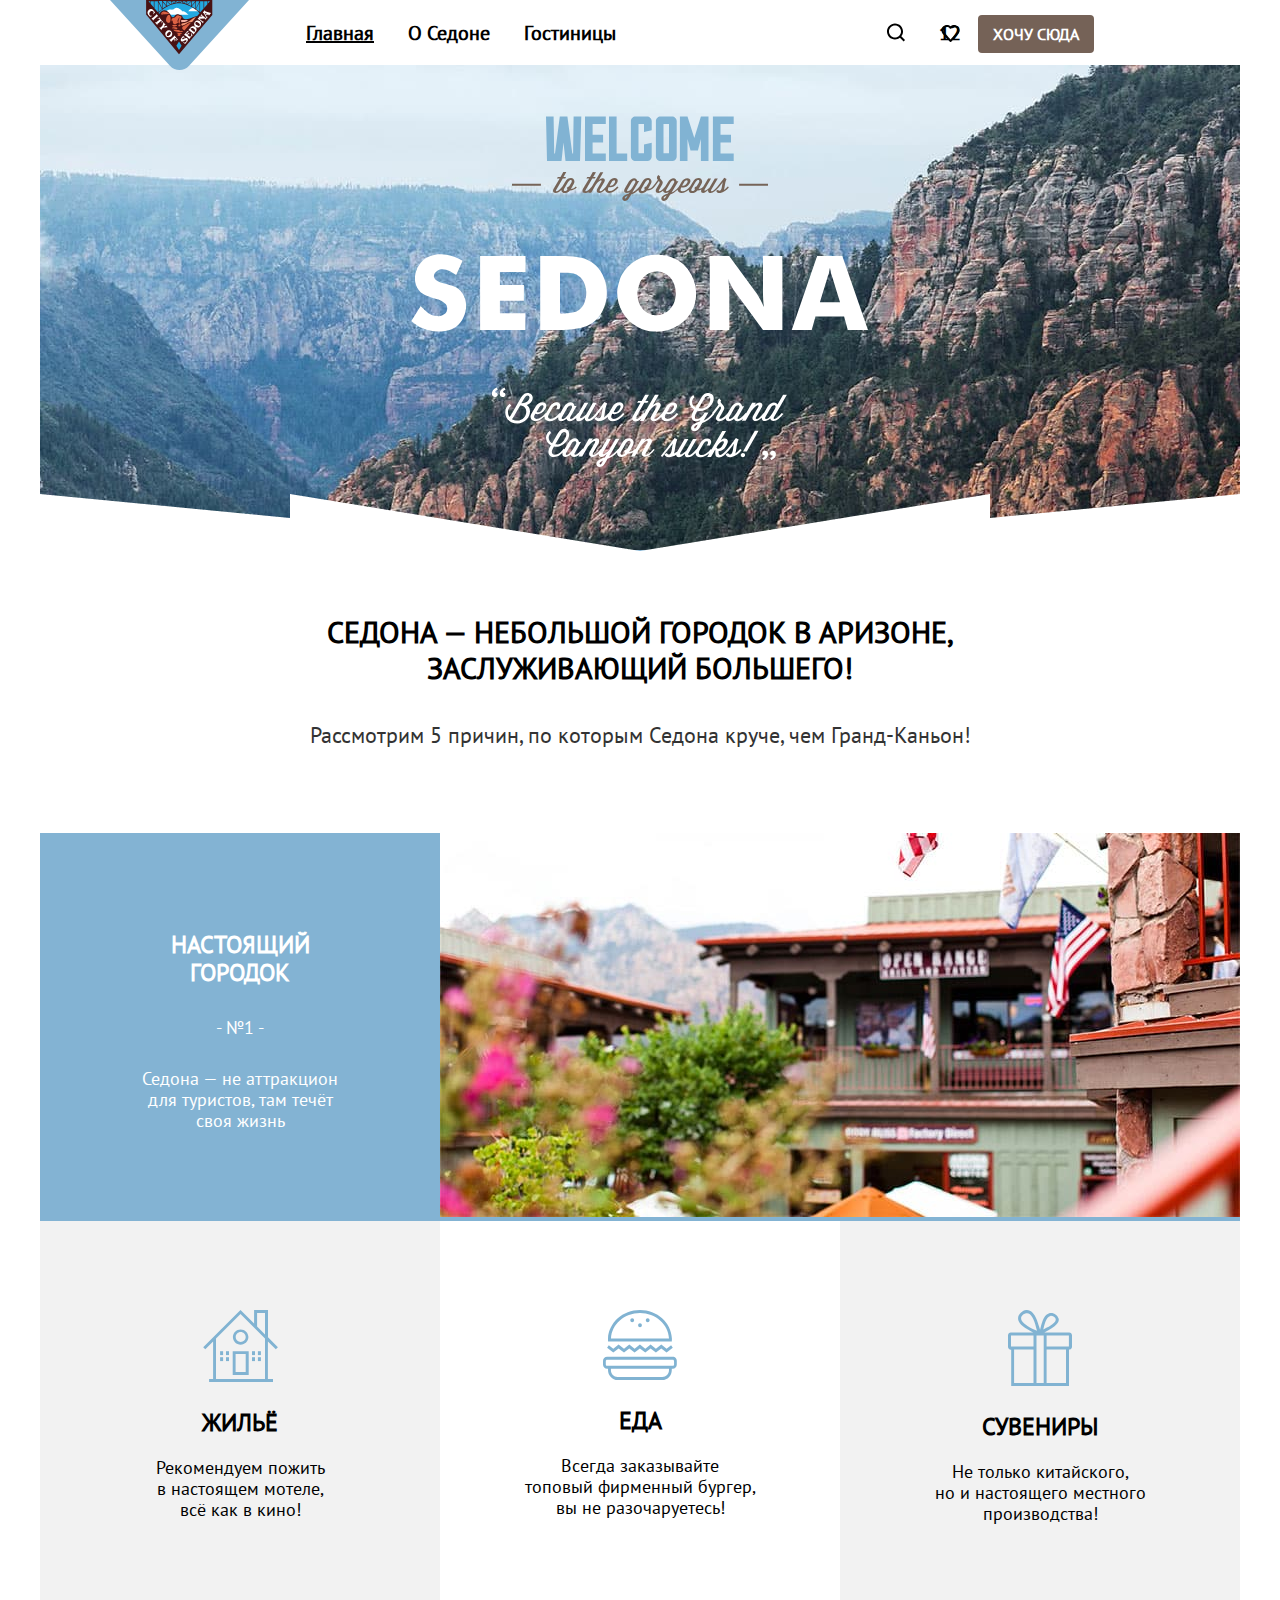
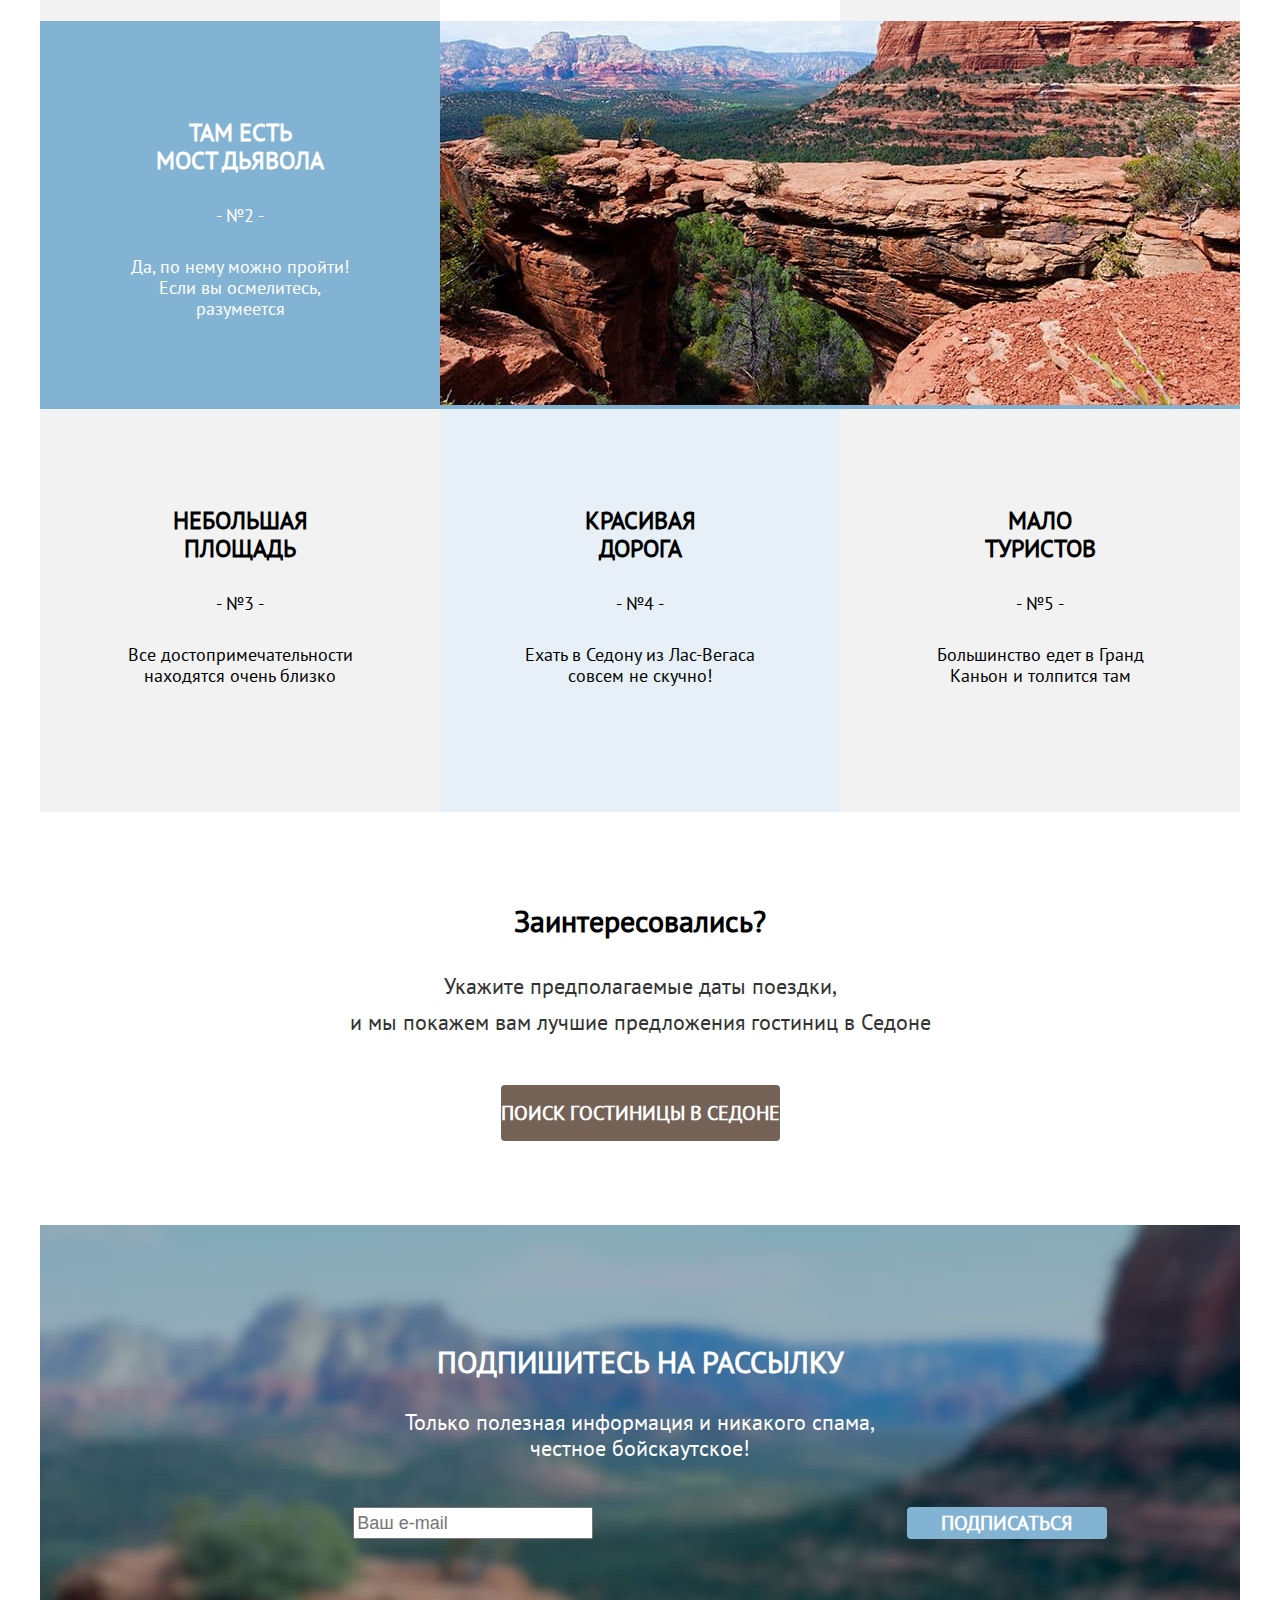
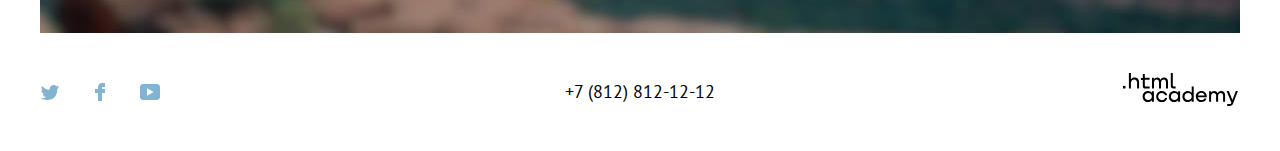
<file: index.html>
<!DOCTYPE html>
<html lang="ru">
  <head>
    <meta charset="utf-8">
    <title>HTML Academy: Седона</title>
    <link rel="stylesheet" href="styles/styles.css">
  </head>
  <body>
    <header class="page-header">
      <nav class="navigation">
        <a class="logo" href="index.html">
        <img src="images/logo.svg" width="139" height="70" alt="логотип Седоны" class="logo-img"> 
        </a>
        <ul class="navigation-list">
          <li class="navigation-item">
            <a class="navigation-link navigation-link-picked" href="index.html">
               Главная
            </a>
          </li>
          <li class="navigation-item">
            <a class="navigation-link" href="#">
              О Седоне
            </a>
          </li>
          <li class="navigation-item">
            <a class="navigation-link" href="catalog.html">
               Гостиницы
            </a>
          </li>
        </ul>
        <ul class="navigation-list navigation-user">
          <li class="navigation-item">
            <a class="navigation-link" href="#">
              <svg class="navigation-icon" aria-hidden="true" focusable="false" width="42" height="66" viewBox="0 0 42 66" fill="none" xmlns="http://www.w3.org/2000/svg">
                <path d="M30.0257 40.05L26.3152 36.35C27.318 35.05 28.02 33.35 28.02 31.45C28.02 27.05 24.4098 23.45 19.9973 23.45C15.5848 23.45 11.9746 27.15 11.9746 31.55C11.9746 35.95 15.5848 39.55 19.9973 39.55C21.8024 39.55 23.5072 38.95 24.9112 37.85L28.6217 41.55L30.0257 40.05ZM19.9973 37.55C16.6879 37.55 13.9803 34.85 13.9803 31.55C13.9803 28.25 16.6879 25.55 19.9973 25.55C23.3067 25.55 26.0143 28.25 26.0143 31.55C26.0143 34.85 23.3067 37.55 19.9973 37.55Z" fill="black"/>
                </svg>
              <span class="visually-hidden">
               Поиск
              </span>
            </a>
          </li>
          <li class="navigation-item">
            <a class="navigation-link" href="#">
              <svg class="navigation-icon" aria-hidden="true" focusable="false" width="19" height="17" viewBox="0 0 19 17" fill="none" xmlns="http://www.w3.org/2000/svg">
                <path d="M9.44382 17C9.14296 17 8.84211 16.9 8.64155 16.6C3.22622 10.5 1.92253 9.1 1.62168 8.7C0.91969 7.8 0.518555 6.6 0.518555 5.4C0.518555 2.4 2.92537 0 6.03416 0C7.33785 0 8.54126 0.5 9.5441 1.3C10.5469 0.5 11.8506 0 13.054 0C16.0625 0 18.5696 2.4 18.5696 5.4C18.5696 6.7 18.0682 7.9 17.266 8.8L10.2461 16.7C10.0455 16.9 9.84495 17 9.44382 17ZM3.42679 7.5C3.72764 7.9 6.93672 11.5 9.5441 14.4L15.7617 7.4C16.2631 6.9 16.4637 6.2 16.4637 5.4C16.4637 3.6 14.9594 2.1 13.1543 2.1C12.1515 2.1 11.1486 2.6 10.4467 3.4C10.1458 3.7 9.84495 3.8 9.5441 3.8C9.24325 3.8 8.9424 3.6 8.74183 3.4C8.03984 2.6 7.037 2.1 6.03416 2.1C4.22906 2.1 2.7248 3.6 2.7248 5.4C2.62452 6.3 3.02565 7 3.42679 7.5C3.3265 7.5 3.3265 7.5 3.42679 7.5Z" fill="black"/>
                </svg>
              <span class="visually-hidden">
               Избаранные 
              </span>
              <span class="favourite-count">
                12
              </span>
            </a>
          </li>
          <li class="navigation-item">
            <a class="button button-navigation" href="#">
               Хочу сюда
            </a>
          </li>
        </ul>
      </nav>
    </header>
    <main class="main-index main-container">
      <div class="page-container">
        <div class="main-welcome">
          <h1 class="visually-hidden">Добро пожаловать в Седону</h1>
          <img src="images/welcome.svg" width="458" height="352" alt="приглашение приехать в Седону" class="welcome">
        </div>
      <section class="advantages">
        <h2 class="section-title">Седона — небольшой городок в Аризоне, <br>заслуживающий большего!</h2>
        <p class="section-description">Рассмотрим 5 причин, по которым Седона круче, чем Гранд-Каньон!</p>
        <ol class="advantages-list">
          <li class="advantages-item advantages-item-white">
            <div class="advantages-group">
            <div class="advantages-text">
            <h3 class="advantages-title">Настоящий <br>городок</h3>
            <p class="advantages-description">- №1 -</p>
            <p class="advantages-description">Седона — не аттракцион <br>для туристов, там течёт <br>своя жизнь</p>
          </div>
          <div class="advantages-img">
            <img src="images/photo-1.jpg" width="800" height="384" alt="город около Седоны" class="landscape">
          </div>
        </div>
            <ul class="services-list">
              <li class="services-item">
                <img src="images/icon-1.svg" width="75" height="72" alt="Жильё" class="services">
                <h4 class="services-title">Жильё</h4>
                <p class="services-description">Рекомендуем пожить <br>в настоящем мотеле, <br>всё как в кино!</p>
              </li>
              <li class="services-item services-item-white">
                <img src="images/icon-2.svg" width="74" height="70" alt="Еда" class="services">
                <h4 class="services-title">Еда</h4>
                <p class="services-description">Всегда заказывайте <br>топовый фирменный бургер, <br>вы не разочаруетесь!</p>
              </li>
              <li class="services-item">
                <img src="images/icon-3.svg" width="64" height="76" alt="Сувениры" class="services">
                <h4 class="services-title">Сувениры</h4>
                <p class="services-description">Не только китайского, <br>но и настоящего местного <br>производства!</p>
              </li>
            </ul>
          </li>
          <li class="advantages-item advantages-item-white">
            <div class="advantages-group">
            <div class="advantages-text">
            <h3 class="advantages-title">Там есть <br>мост дьявола</h3>
            <p class="advantages-description advantages-description">- №2 -</p>
            <p class="advantages-description">Да, по нему можно пройти! <br>Если вы осмелитесь, <br>разумеется</p>
          </div>
          <div class="advantages-img">
            <img src="images/photo-2.jpg" width="800" height="384" alt="пейзаж гор" class="landscape">
            </div>
          </div>
          </li>
          <div class="advantages-columns">
          <li class="advantages-item advantages-item-grey">
            <h3 class="advantages-title">Небольшая <br>площадь</h3>
            <p class="advantages-description">- №3 -</p>
            <p class="advantages-description">Все достопримечательности <br>находятся очень близко</p>
          </li>
          <li class="advantages-item advantages-item-blue">
            <h3 class="advantages-title">Красивая <br>дорога</h3>
            <p class="advantages-description">- №4 -</p>
            <p class="advantages-description">Ехать в Седону из Лас-Вегаса <br>совсем не скучно!</p>
          </li>
          <li class="advantages-item advantages-item-grey">
            <h3 class="advantages-title">Мало <br>туристов</h3>
            <p class="advantages-description">- №5 -</p>
            <p class="advantages-description">Большинство едет в Гранд <br>Каньон и толпится там</p>
          </li>
          </div>
        </ol>
      </section>
      <section class="booking">
        <h2 class="booking-title">Заинтересовались?</h2>
        <p class="booking-description">Укажите предполагаемые даты поездки, <br>и мы покажем вам лучшие предложения гостиниц в Седоне</p>
        <a class="button button-search" href="#">Поиск гостиницы в cедоне</a> 
      </section>
      <section class="subscribe-index">
        <h2 class="subscribe-index-title">Подпишитесь на рассылку</h2>
        <p class="subscribe-index-description">Только полезная информация и никакого спама, <br>честное бойскаутское!</p>
        <form class="newsletter-form" action="https://echo.htmlacademy.ru/" method="post">
          <p class="newsletter-email">
            <label class="visually-hidden" for="newsletter-email">Email</label>
            <input class="newsletter-email-field"  placeholder="Ваш e-mail" type="email" name="newsletter-email" id="newsletter-email" required>
          </p>
          <button class="button newsletter-button" type="submit">
            подписаться
          </button>
        </form>
      </section>
      </div>
    </main>
    <footer class="page-footer">
      <div class="page-footer-container">
      <div class="social-links">
        <a class="social-link" href="https://twitter.com/htmlacademy_ru">
          <img src="images\social-twitter.svg" width="18" heigh="15" alt="Твиттер" class="social-link-twitter">
          <span class="visually-hidden">Твиттер</span>
        </a>
        <a class="social-link" href="https://www.facebook.com/htmlacademy">
          <img src="images\social-facebook.svg" width="10" heigh="18" alt="Файсбук" class="social-link-facebook">
          <span class="visually-hidden">Фейсбук</span>
        </a>
        <a class="social-link" href="https://www.youtube.com/c/htmlacademyRUS">
          <img src="images\social-youtube.svg" width="20" heigh="16" alt="Ютьюб" class="social-link-youtube">
          <span class="visually-hidden">Ютьюб</span>
        </a>
      </div>
      <a class="footer-phone" href="tel:+78128121212">+7 (812) 812-12-12</a>
      <a class="footer-site" href="https://htmlacademy.ru/">
        <img src="images/logo_htmlacademy.svg" width="115" heigh="34" alt="логотип html academy">
      </a>
      </div>
    </footer>
  </body>
</html>
</file>
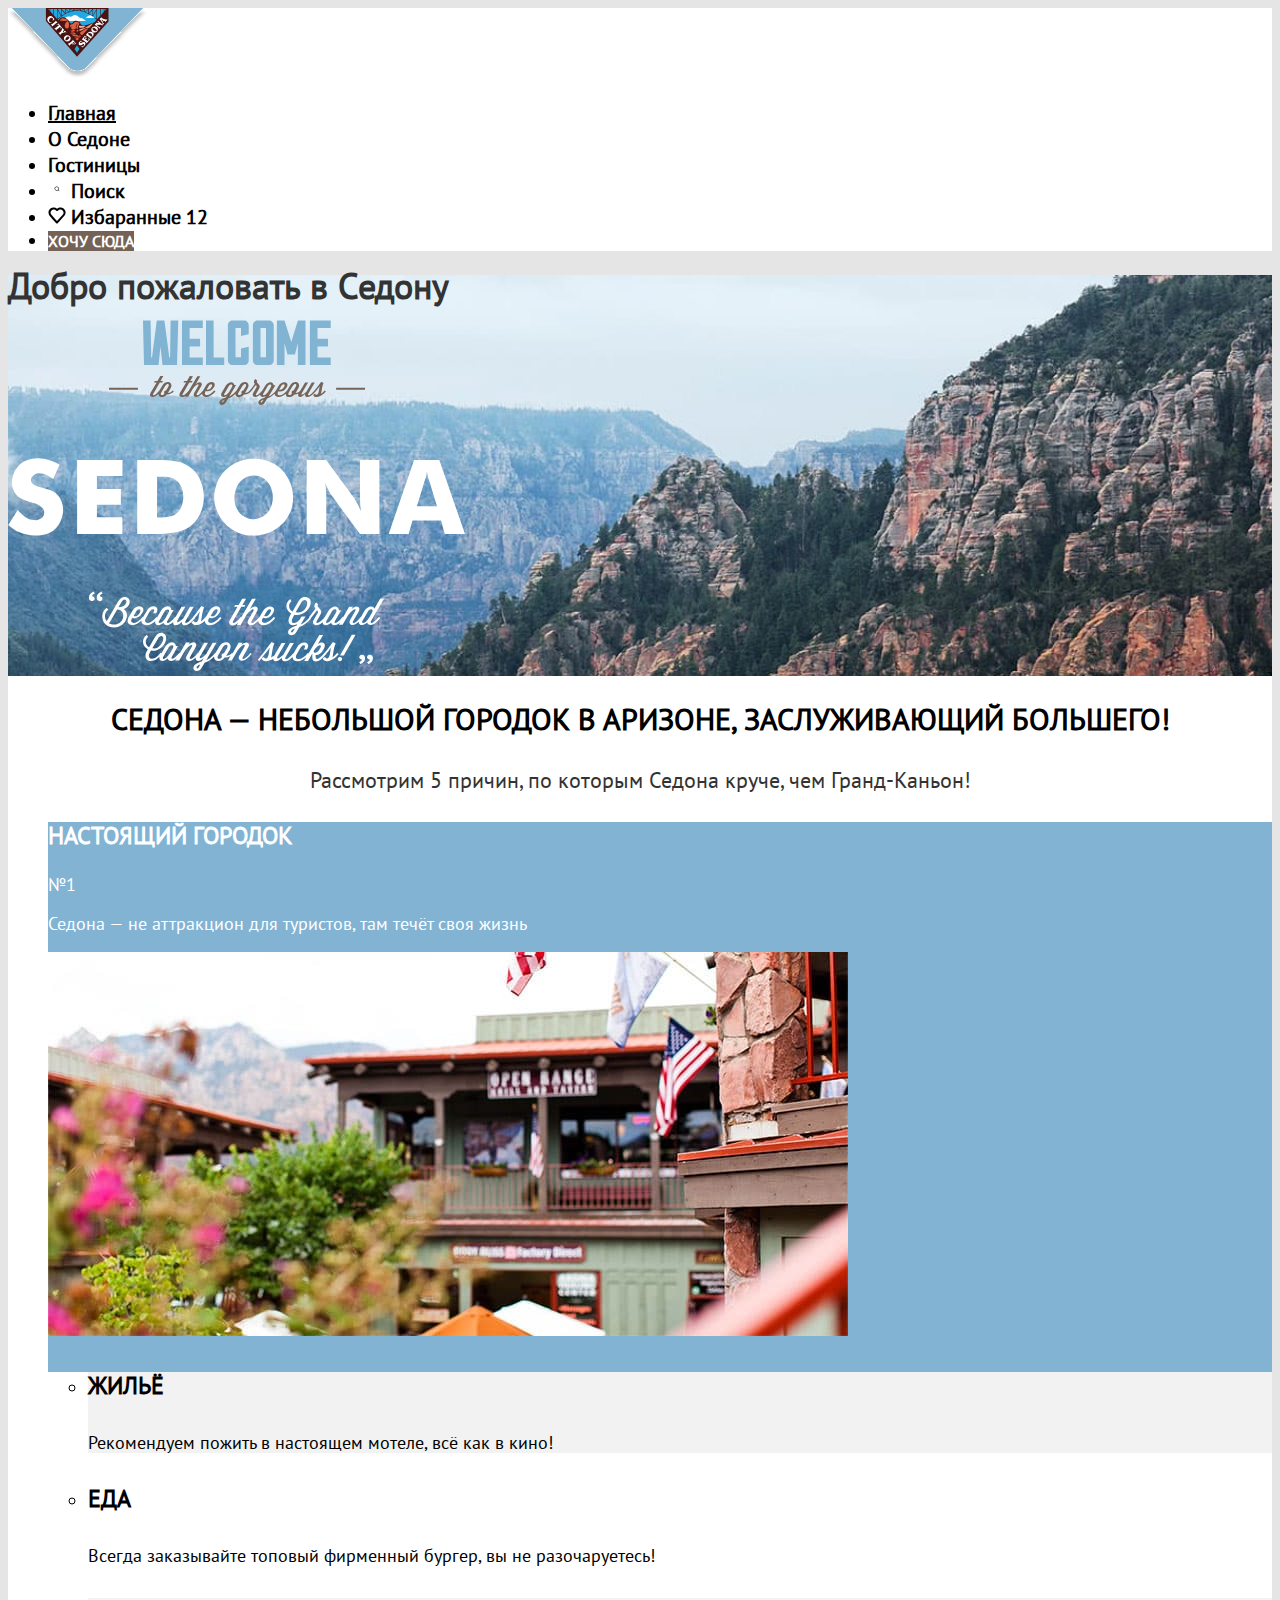
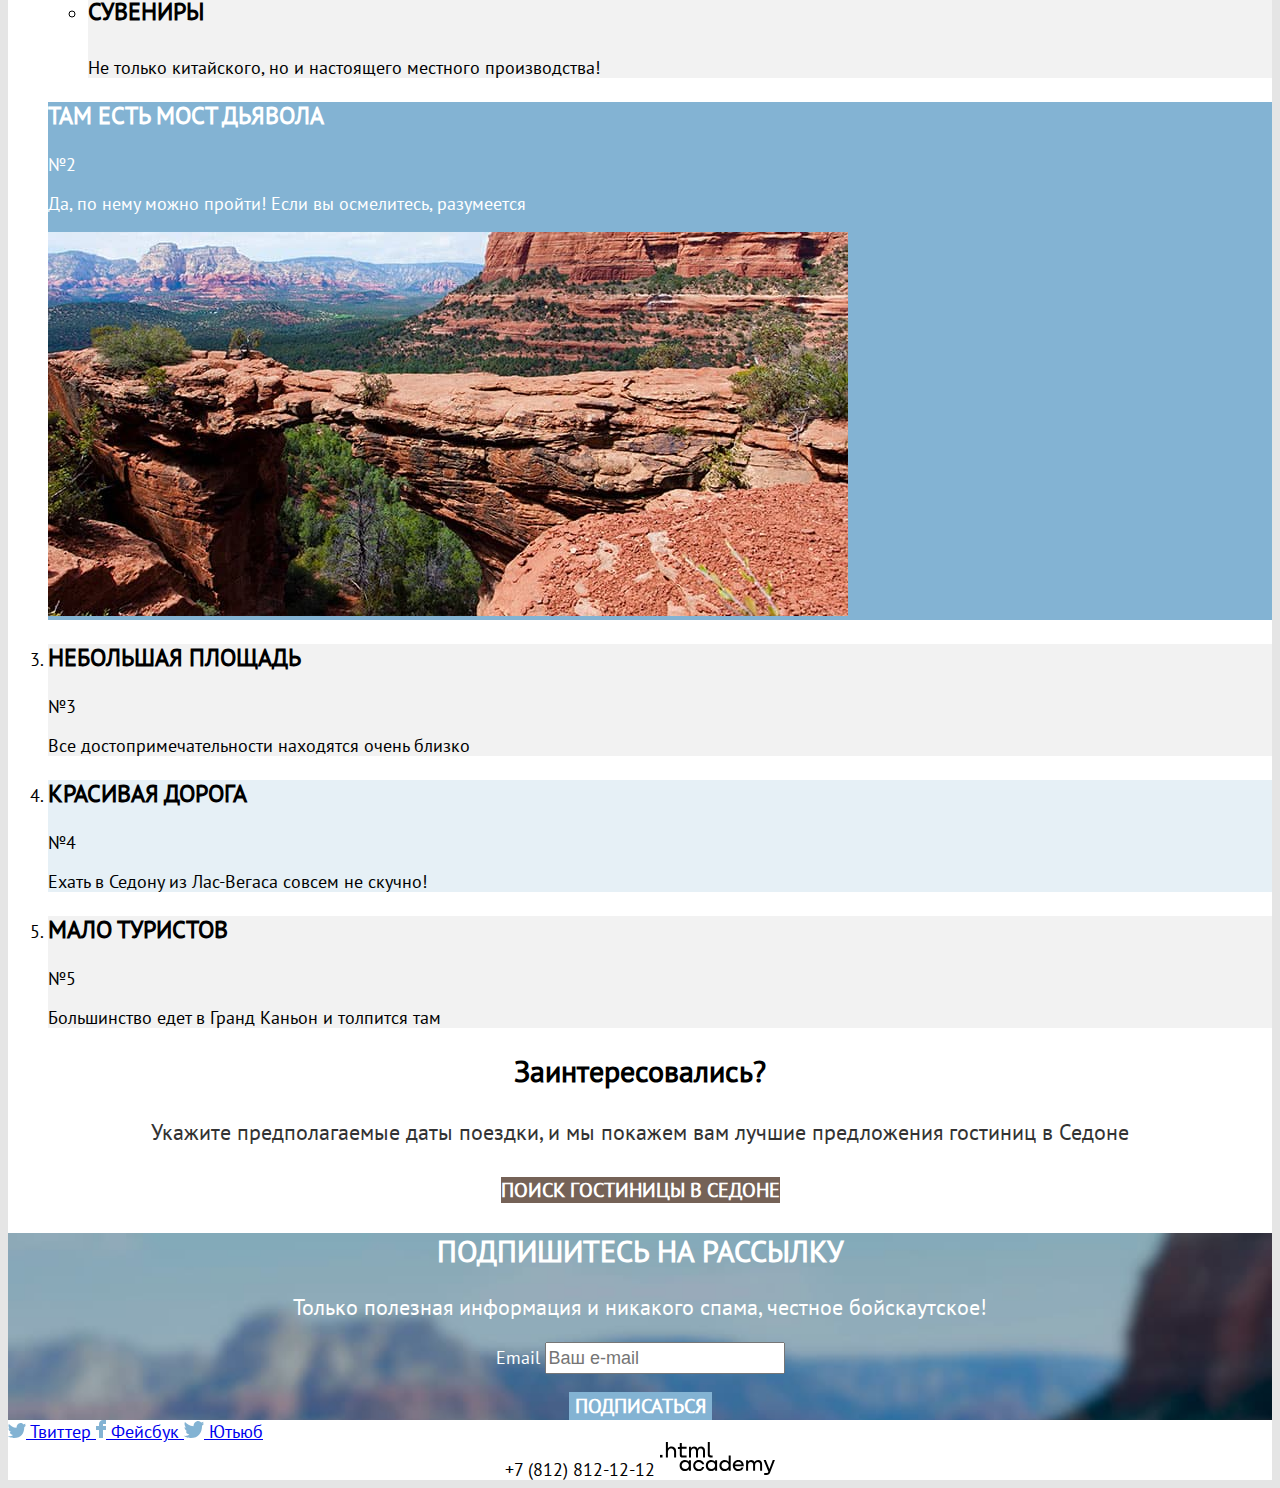
<file: 5/index.html>
<!DOCTYPE html>
<html lang="ru">
  <head>
    <meta charset="utf-8">
    <title>HTML Academy: Седона</title>
    <link rel="stylesheet" href="styles/styles.css">
    <base href="https://htmlacademy-htmlcss.github.io/1887371-sedona-33/5/">
</head>
  <body>
    <header class="page-header">
      <nav class="navigation">
        <a class="logo" href="index.html">
        <img src="images/logo.svg" width="139" height="70" alt="логотип Седоны" class="logo"> 
        </a>
        <ul class="navigation-list">
          <li class="navigation-item">
            <a class="navigation-link navigation-link-picked" href="index.html">
               Главная
            </a>
          </li>
          <li class="navigation-item">
            <a class="navigation-link" href="#">
              О Седоне
            </a>
          </li>
          <li class="navigation-item">
            <a class="navigation-link" href="catalog.html">
               Гостиницы
            </a>
          </li>
          <li class="navigation-item">
            <a class="navigation-link" href="#">
              <img src="images\Поиск.svg" width="18" height="18" alt="Поиск" class="search"> 
              <span class="visually-hidden">
               Поиск
              </span>
            </a>
          </li>
          <li class="navigation-item">
            <a class="navigation-link" href="#">
              <img src="images\favorite.svg" width="18" height="17" alt="избаранные" class="favourite">
              <span class="visually-hidden">
               Избаранные 
              </span>
              <span class="favourite-count">
                12
              </span>
            </a>
          </li>
          <li class="navigation-item">
            <a class="button button-navigation" href="#">
               Хочу сюда
            </a>
          </li>
        </ul>
      </nav>
    </header>
    <main class="main-index">
      <div class="main-welcome">
      <h1 class="visually-hidden">Добро пожаловать в Седону</h1>
      <img src="images/welcome.svg" width="458" height="352" alt="приглашение приехать в Седону" class="welcome">
      </div>
      <section class="advantages">
        <h2 class="section-title">Седона — небольшой городок в Аризоне, заслуживающий большего!</h2>
        <p class="section-description">Рассмотрим 5 причин, по которым Седона круче, чем Гранд-Каньон!</p>
        <ol class="advantages-list">
          <li class="advantages-item-white">
            <h3 class="advantages-title">Настоящий городок</h3>
            <p class="advantages-description">№1</p>
            <p class="advantages-description">Седона — не аттракцион для туристов, там течёт своя жизнь</p>
            <img src="images/photo-1.jpg" width="800" height="384" alt="город около Седоны" class="landscape">
            <div class="index-columns">
            <ul class="services-list">
              <li class="services-item">
                <h4 class="services-title">Жильё</h4>
                <p class="services-description">Рекомендуем пожить в настоящем мотеле, всё как в кино!</p>
              </li>
              <li class="services-item services-item-white">
                <h4 class="services-title">Еда</h4>
                <p class="services-description">Всегда заказывайте топовый фирменный бургер, вы не разочаруетесь!</p>
              </li>
              <li class="services-item">
                <h4 class="services-title">Сувениры</h4>
                <p class="services-description">Не только китайского, но и настоящего местного производства!</p>
              </li>
            </ul>
            </div>
          </li>
          <li class="advantages-item-white">
            <h3 class="advantages-title">Там есть мост дьявола</h3>
            <p class="advantages-description advantages-description">№2</p>
            <p class="advantages-description">Да, по нему можно пройти! Если вы осмелитесь, разумеется</p>
            <img src="images/photo-2.jpg" width="800" height="384" alt="пейзаж гор" class="landscape">
          </li>
          <li class="advantages-item advantages-item-grey">
            <h3 class="advantages-title">Небольшая площадь</h3>
            <p class="advantages-description">№3</p>
            <p class="advantages-description">Все достопримечательности находятся очень близко</p>
          </li>
          <li class="advantages-item advantages-item-blue">
            <h3 class="advantages-title">Красивая дорога</h3>
            <p class="advantages-description">№4</p>
            <p class="advantages-description">Ехать в Седону из Лас-Вегаса совсем не скучно!</p>
          </li>
          <li class="advantages-item advantages-item-grey">
            <h3 class="advantages-title">Мало туристов</h3>
            <p class="advantages-description">№5</p>
            <p class="advantages-description">Большинство едет в Гранд Каньон и толпится там</p>
          </li>
        </ol>
      </section>
      <section class="booking">
        <h2 class="booking-title">Заинтересовались?</h2>
        <p class="booking-description">Укажите предполагаемые даты поездки, и мы покажем вам лучшие предложения гостиниц в Седоне</p>
        <a class="button button-search" href="#">Поиск гостиницы в cедоне</a> 
      </section>
      <section class="subscribe-index">
        <h2 class="subscribe-index-title">Подпишитесь на рассылку</h2>
        <p class="subscribe-index-description">Только полезная информация и никакого спама, честное бойскаутское!</p>
        <form class="newsletter-form" action="https://echo.htmlacademy.ru/" method="post">
          <p class="newsletter-email">
            <label class="visually-hidden" for="newsletter-email">Email</label>
            <input class="newsletter-email-field"  placeholder="Ваш e-mail" type="email" name="newsletter-email" id="newsletter-email" required>
          </p>
          <button class="button newsletter-button" type="submit">
            подписаться
          </button>
        </form>
      </section>
    </main>
    <footer class="page-footer">
      <div class="social-links">
        <a class="social-link" href="https://twitter.com/htmlacademy_ru">
          <img src="images\social-twitter.svg" width="18" heigh="15" alt="Твиттер" class="social-link-twitter">
          <span class="visually-hidden">Твиттер</span>
        </a>
        <a class="social-link" href="https://www.facebook.com/htmlacademy">
          <img src="images\social-facebook.svg" width="10" heigh="18" alt="Файсбук" class="social-link-facebook">
          <span class="visually-hidden">Фейсбук</span>
        </a>
        <a class="social-link" href="https://www.youtube.com/c/htmlacademyRUS">
          <img src="images\social-twitter.svg" width="20" heigh="16" alt="Ютьюб" class="social-link-youtube">
          <span class="visually-hidden">Ютьюб</span>
        </a>
      </div>
      <a class="footer-phone" href="tel:+78128121212">+7 (812) 812-12-12</a>
      <a class="" href="https://htmlacademy.ru/">
        <img src="images/logo_htmlacademy.svg" width="115" heigh="34" alt="логотип html academy" class="footer-site">
      </a> 
    </footer>
  </body>
</html>
</file>
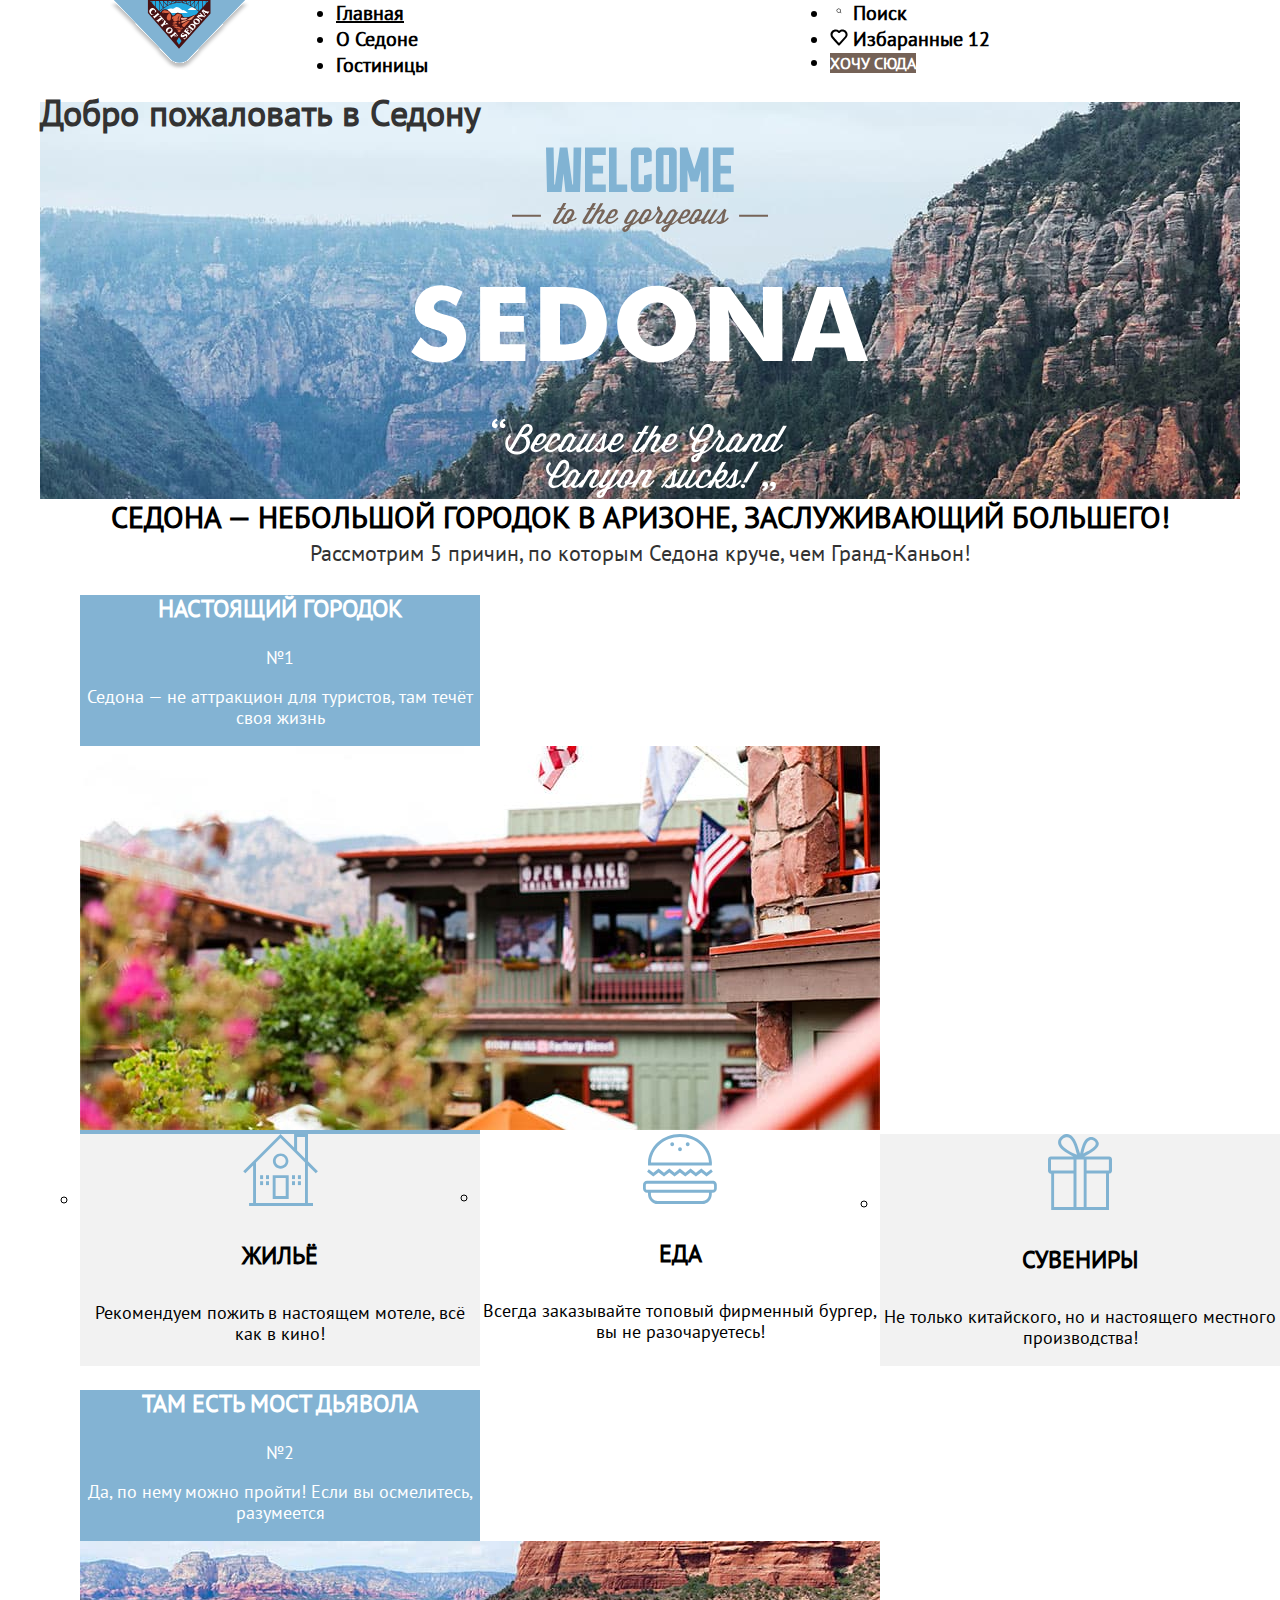
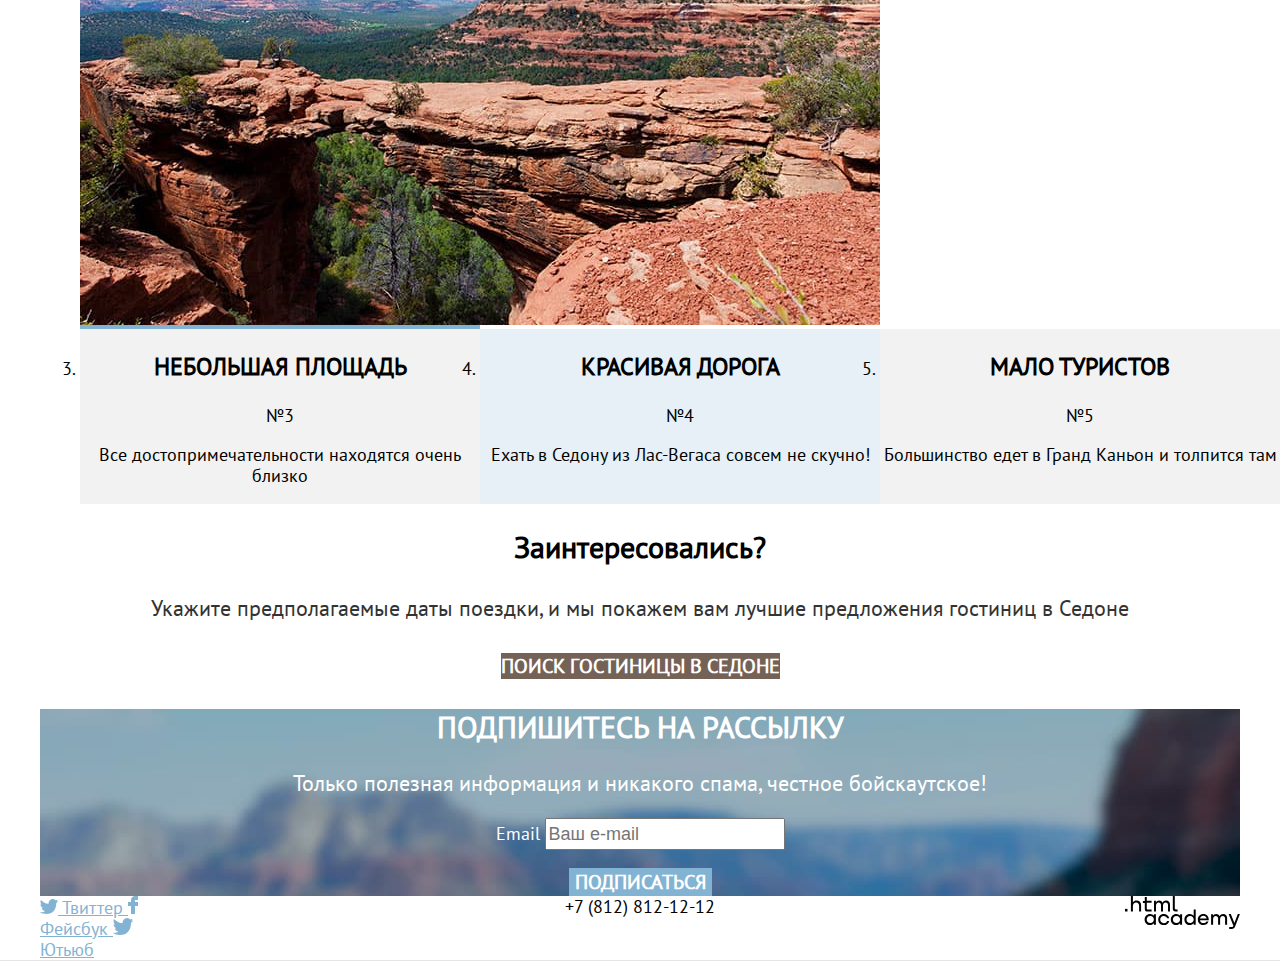
<file: 6/index.html>
<!DOCTYPE html>
<html lang="ru">
  <head>
    <meta charset="utf-8">
    <title>HTML Academy: Седона</title>
    <link rel="stylesheet" href="styles/styles.css">
    <base href="https://htmlacademy-htmlcss.github.io/1887371-sedona-33/6/">
</head>
  <body>
    <header class="page-header">
      <nav class="navigation">
        <a class="logo" href="index.html">
        <img src="images/logo.svg" width="139" height="70" alt="логотип Седоны" class="logo-img"> 
        </a>
        <ul class="navigation-list">
          <li class="navigation-item">
            <a class="navigation-link navigation-link-picked" href="index.html">
               Главная
            </a>
          </li>
          <li class="navigation-item">
            <a class="navigation-link" href="#">
              О Седоне
            </a>
          </li>
          <li class="navigation-item">
            <a class="navigation-link" href="catalog.html">
               Гостиницы
            </a>
          </li>
        </ul>
        <ul class="navigation-list navigation-user">
          <li class="navigation-item">
            <a class="navigation-link" href="#">
              <img src="images\Поиск.svg" width="18" height="18" alt="Поиск" class="search"> 
              <span class="visually-hidden">
               Поиск
              </span>
            </a>
          </li>
          <li class="navigation-item">
            <a class="navigation-link" href="#">
              <img src="images\favorite.svg" width="18" height="17" alt="избаранные" class="favourite">
              <span class="visually-hidden">
               Избаранные 
              </span>
              <span class="favourite-count">
                12
              </span>
            </a>
          </li>
          <li class="navigation-item">
            <a class="button button-navigation" href="#">
               Хочу сюда
            </a>
          </li>
        </ul>
      </nav>
    </header>
    <main class="main-index main-container">
      <div class="page-container">
        <div class="main-welcome">
          <h1 class="visually-hidden">Добро пожаловать в Седону</h1>
          <img src="images/welcome.svg" width="458" height="352" alt="приглашение приехать в Седону" class="welcome">
        </div>
      <section class="advantages">
        <h2 class="section-title">Седона — небольшой городок в Аризоне, заслуживающий большего!</h2>
        <p class="section-description">Рассмотрим 5 причин, по которым Седона круче, чем Гранд-Каньон!</p>
        <ol class="advantages-list">
          <li class="advantages-item advantages-item-white">
            <h3 class="advantages-title">Настоящий городок</h3>
            <p class="advantages-description">№1</p>
            <p class="advantages-description">Седона — не аттракцион для туристов, там течёт своя жизнь</p>
            <img src="images/photo-1.jpg" width="800" height="384" alt="город около Седоны" class="landscape">
            <ul class="services-list">
              <li class="services-item">
                <img src="images/icon-1.svg" width="75" height="72" alt="Жильё" class="services">
                <h4 class="services-title">Жильё</h4>
                <p class="services-description">Рекомендуем пожить в настоящем мотеле, всё как в кино!</p>
              </li>
              <li class="services-item services-item-white">
                <img src="images/icon-2.svg" width="74" height="70" alt="Еда" class="services">
                <h4 class="services-title">Еда</h4>
                <p class="services-description">Всегда заказывайте топовый фирменный бургер, вы не разочаруетесь!</p>
              </li>
              <li class="services-item">
                <img src="images/icon-3.svg" width="64" height="76" alt="Сувениры" class="services">
                <h4 class="services-title">Сувениры</h4>
                <p class="services-description">Не только китайского, но и настоящего местного производства!</p>
              </li>
            </ul>
          </li>
          <li class="advantages-item advantages-item-white">
            <h3 class="advantages-title">Там есть мост дьявола</h3>
            <p class="advantages-description advantages-description">№2</p>
            <p class="advantages-description">Да, по нему можно пройти! Если вы осмелитесь, разумеется</p>
            <img src="images/photo-2.jpg" width="800" height="384" alt="пейзаж гор" class="landscape">
          </li>
          <div class="advantages-columns">
          <li class="advantages-item advantages-item-grey">
            <h3 class="advantages-title">Небольшая площадь</h3>
            <p class="advantages-description">№3</p>
            <p class="advantages-description">Все достопримечательности находятся очень близко</p>
          </li>
          <li class="advantages-item advantages-item-blue">
            <h3 class="advantages-title">Красивая дорога</h3>
            <p class="advantages-description">№4</p>
            <p class="advantages-description">Ехать в Седону из Лас-Вегаса совсем не скучно!</p>
          </li>
          <li class="advantages-item advantages-item-grey">
            <h3 class="advantages-title">Мало туристов</h3>
            <p class="advantages-description">№5</p>
            <p class="advantages-description">Большинство едет в Гранд Каньон и толпится там</p>
          </li>
          </div>
        </ol>
      </section>
      <section class="booking">
        <h2 class="booking-title">Заинтересовались?</h2>
        <p class="booking-description">Укажите предполагаемые даты поездки, и мы покажем вам лучшие предложения гостиниц в Седоне</p>
        <a class="button button-search" href="#">Поиск гостиницы в cедоне</a> 
      </section>
      <section class="subscribe-index">
        <h2 class="subscribe-index-title">Подпишитесь на рассылку</h2>
        <p class="subscribe-index-description">Только полезная информация и никакого спама, честное бойскаутское!</p>
        <form class="newsletter-form" action="https://echo.htmlacademy.ru/" method="post">
          <p class="newsletter-email">
            <label class="visually-hidden" for="newsletter-email">Email</label>
            <input class="newsletter-email-field"  placeholder="Ваш e-mail" type="email" name="newsletter-email" id="newsletter-email" required>
          </p>
          <button class="button newsletter-button" type="submit">
            подписаться
          </button>
        </form>
      </section>
      </div>
    </main>
    <footer class="page-footer">
      <div class="page-footer-container">
      <div class="social-links">
        <a class="social-link" href="https://twitter.com/htmlacademy_ru">
          <img src="images\social-twitter.svg" width="18" heigh="15" alt="Твиттер" class="social-link-twitter">
          <span class="visually-hidden">Твиттер</span>
        </a>
        <a class="social-link" href="https://www.facebook.com/htmlacademy">
          <img src="images\social-facebook.svg" width="10" heigh="18" alt="Файсбук" class="social-link-facebook">
          <span class="visually-hidden">Фейсбук</span>
        </a>
        <a class="social-link" href="https://www.youtube.com/c/htmlacademyRUS">
          <img src="images\social-twitter.svg" width="20" heigh="16" alt="Ютьюб" class="social-link-youtube">
          <span class="visually-hidden">Ютьюб</span>
        </a>
      </div>
      <a class="footer-phone" href="tel:+78128121212">+7 (812) 812-12-12</a>
      <a class="footer-site" href="https://htmlacademy.ru/">
        <img src="images/logo_htmlacademy.svg" width="115" heigh="34" alt="логотип html academy">
      </a>
      </div>
    </footer>
  </body>
</html>
</file>
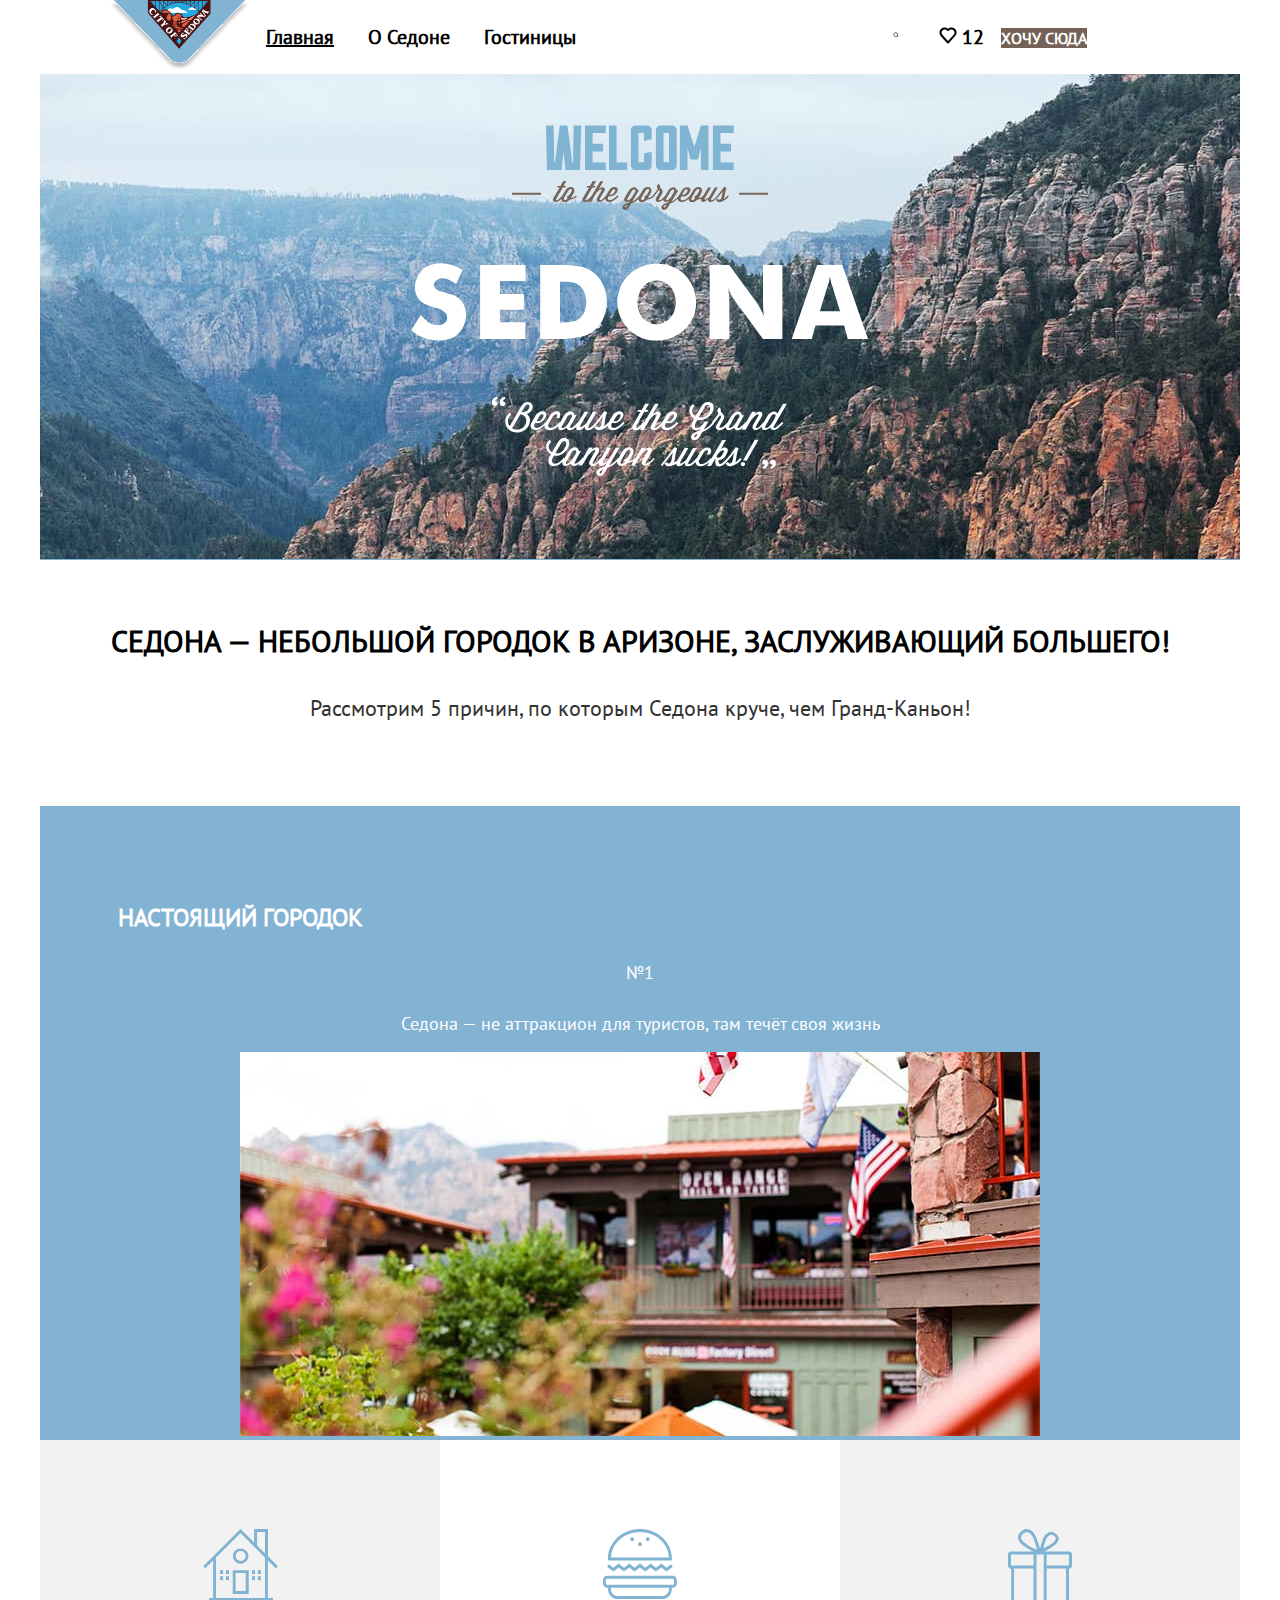
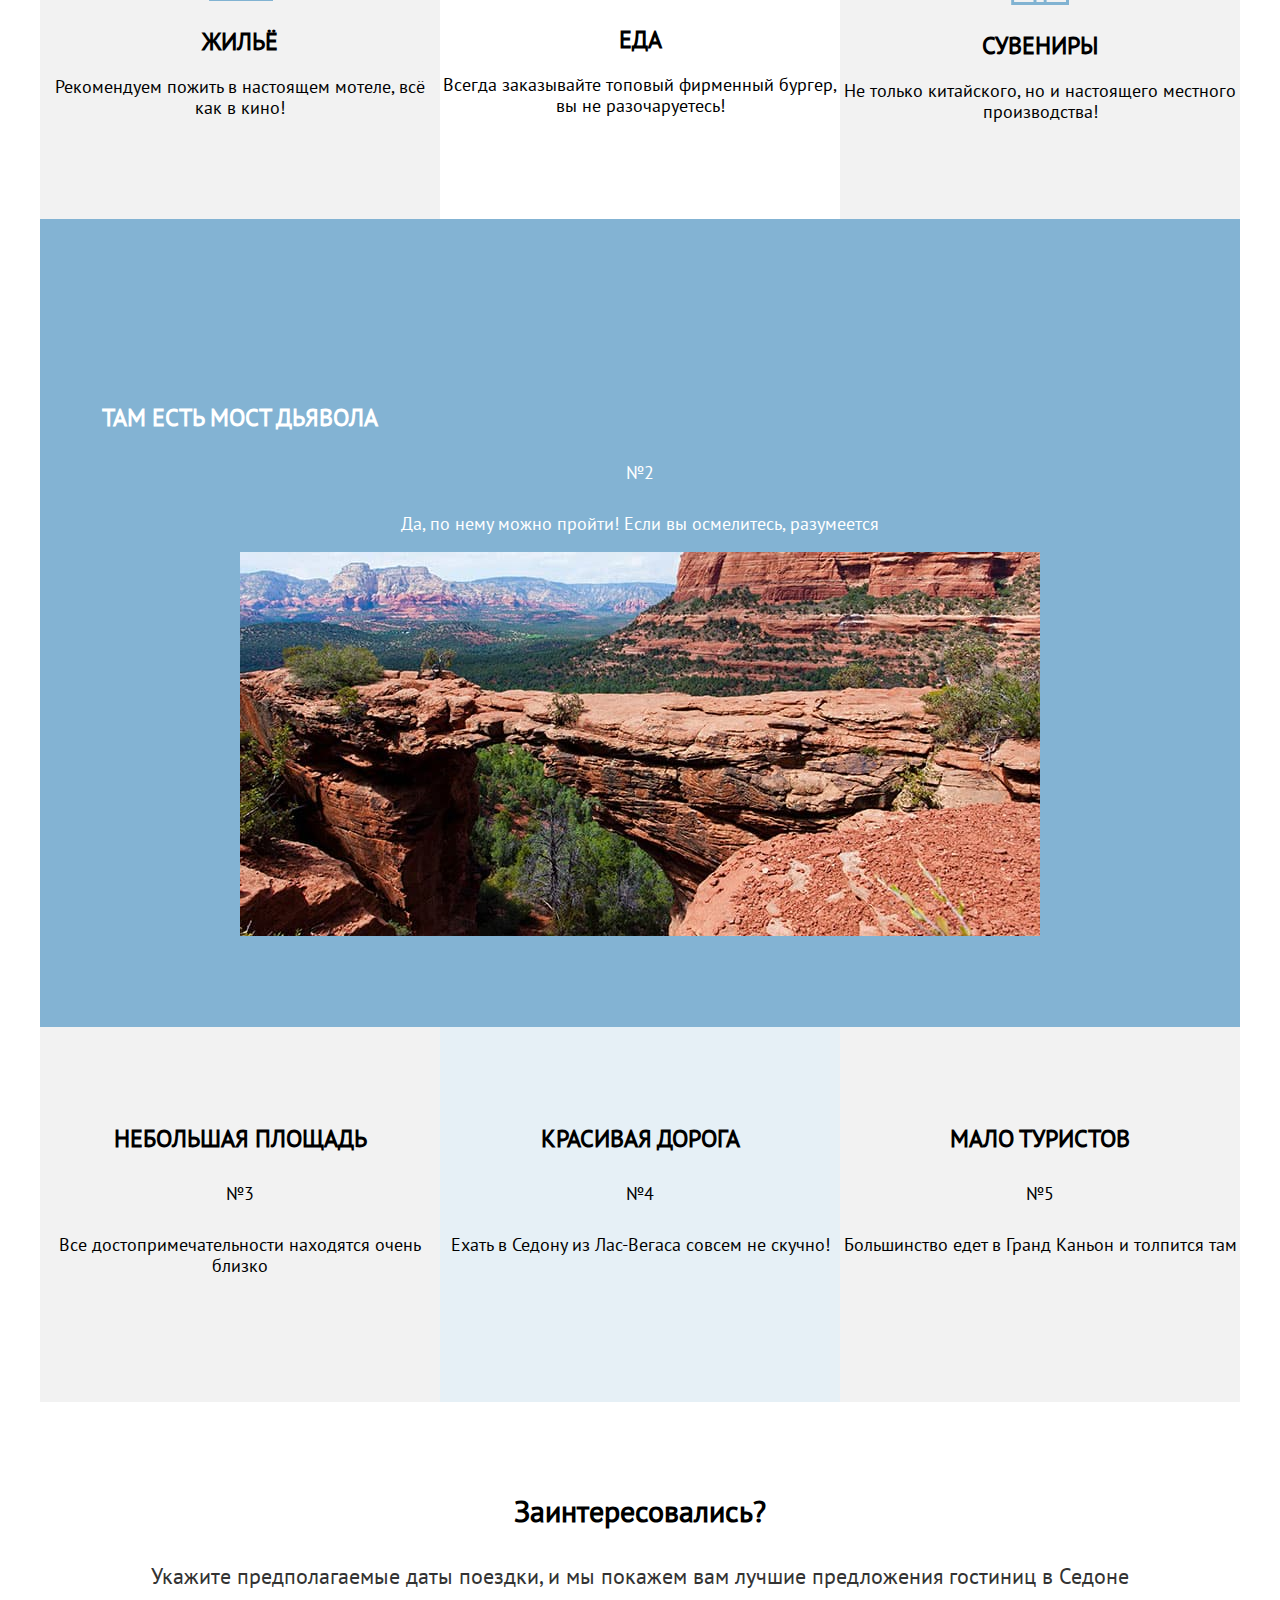
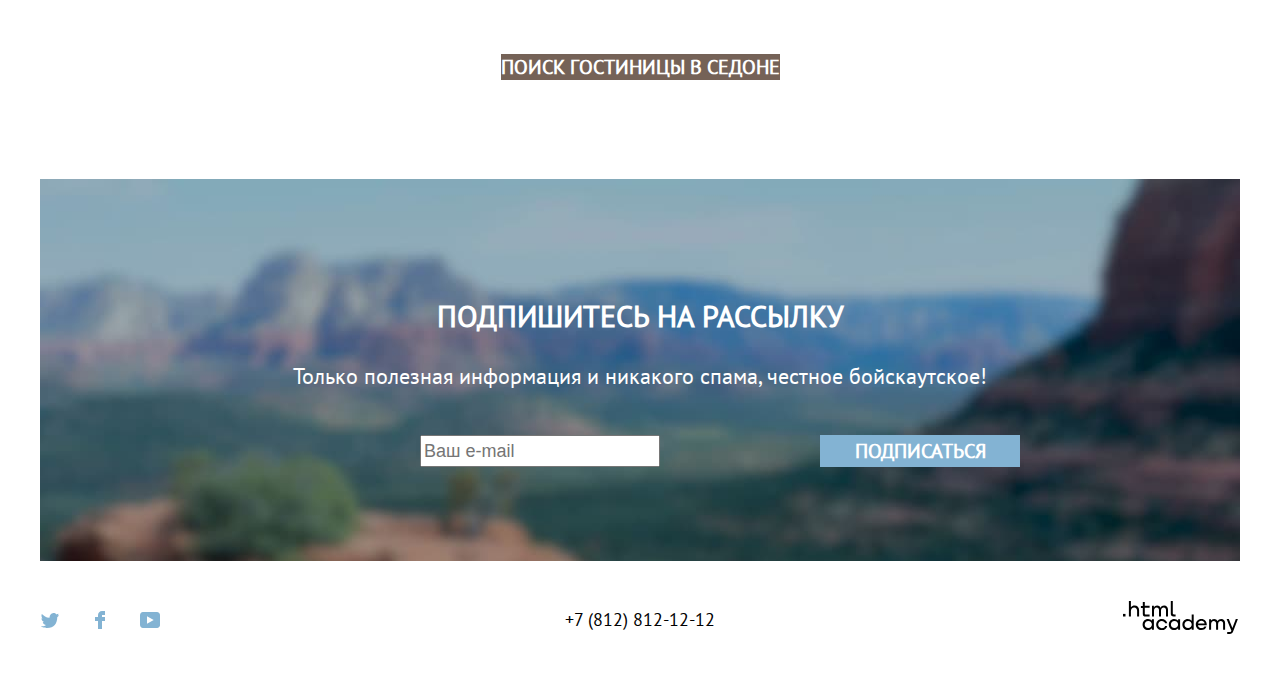
<file: 7/index.html>
<!DOCTYPE html>
<html lang="ru">
  <head>
    <meta charset="utf-8">
    <title>HTML Academy: Седона</title>
    <link rel="stylesheet" href="styles/styles.css">
    <base href="https://htmlacademy-htmlcss.github.io/1887371-sedona-33/7/">
</head>
  <body>
    <header class="page-header">
      <nav class="navigation">
        <a class="logo" href="index.html">
        <img src="images/logo.svg" width="139" height="70" alt="логотип Седоны" class="logo-img"> 
        </a>
        <ul class="navigation-list">
          <li class="navigation-item">
            <a class="navigation-link navigation-link-picked" href="index.html">
               Главная
            </a>
          </li>
          <li class="navigation-item">
            <a class="navigation-link" href="#">
              О Седоне
            </a>
          </li>
          <li class="navigation-item">
            <a class="navigation-link" href="catalog.html">
               Гостиницы
            </a>
          </li>
        </ul>
        <ul class="navigation-list navigation-user">
          <li class="navigation-item">
            <a class="navigation-link" href="#">
              <img src="images\Поиск.svg" width="18" height="18" alt="Поиск" class="search"> 
              <span class="visually-hidden">
               Поиск
              </span>
            </a>
          </li>
          <li class="navigation-item">
            <a class="navigation-link" href="#">
              <img src="images\favorite.svg" width="18" height="17" alt="избаранные" class="favourite">
              <span class="visually-hidden">
               Избаранные 
              </span>
              <span class="favourite-count">
                12
              </span>
            </a>
          </li>
          <li class="navigation-item">
            <a class="button button-navigation" href="#">
               Хочу сюда
            </a>
          </li>
        </ul>
      </nav>
    </header>
    <main class="main-index main-container">
      <div class="page-container">
        <div class="main-welcome">
          <h1 class="visually-hidden">Добро пожаловать в Седону</h1>
          <img src="images/welcome.svg" width="458" height="352" alt="приглашение приехать в Седону" class="welcome">
        </div>
      <section class="advantages">
        <h2 class="section-title">Седона — небольшой городок в Аризоне, заслуживающий большего!</h2>
        <p class="section-description">Рассмотрим 5 причин, по которым Седона круче, чем Гранд-Каньон!</p>
        <ol class="advantages-list">
          <li class="advantages-item advantages-item-white">
            <h3 class="advantages-title">Настоящий городок</h3>
            <p class="advantages-description">№1</p>
            <p class="advantages-description">Седона — не аттракцион для туристов, там течёт своя жизнь</p>
            <img src="images/photo-1.jpg" width="800" height="384" alt="город около Седоны" class="landscape">
            <ul class="services-list">
              <li class="services-item">
                <img src="images/icon-1.svg" width="75" height="72" alt="Жильё" class="services">
                <h4 class="services-title">Жильё</h4>
                <p class="services-description">Рекомендуем пожить в настоящем мотеле, всё как в кино!</p>
              </li>
              <li class="services-item services-item-white">
                <img src="images/icon-2.svg" width="74" height="70" alt="Еда" class="services">
                <h4 class="services-title">Еда</h4>
                <p class="services-description">Всегда заказывайте топовый фирменный бургер, вы не разочаруетесь!</p>
              </li>
              <li class="services-item">
                <img src="images/icon-3.svg" width="64" height="76" alt="Сувениры" class="services">
                <h4 class="services-title">Сувениры</h4>
                <p class="services-description">Не только китайского, но и настоящего местного производства!</p>
              </li>
            </ul>
          </li>
          <li class="advantages-item advantages-item-white">
            <h3 class="advantages-title">Там есть мост дьявола</h3>
            <p class="advantages-description advantages-description">№2</p>
            <p class="advantages-description">Да, по нему можно пройти! Если вы осмелитесь, разумеется</p>
            <img src="images/photo-2.jpg" width="800" height="384" alt="пейзаж гор" class="landscape">
          </li>
          <div class="advantages-columns">
          <li class="advantages-item advantages-item-grey">
            <h3 class="advantages-title">Небольшая площадь</h3>
            <p class="advantages-description">№3</p>
            <p class="advantages-description">Все достопримечательности находятся очень близко</p>
          </li>
          <li class="advantages-item advantages-item-blue">
            <h3 class="advantages-title">Красивая дорога</h3>
            <p class="advantages-description">№4</p>
            <p class="advantages-description">Ехать в Седону из Лас-Вегаса совсем не скучно!</p>
          </li>
          <li class="advantages-item advantages-item-grey">
            <h3 class="advantages-title">Мало туристов</h3>
            <p class="advantages-description">№5</p>
            <p class="advantages-description">Большинство едет в Гранд Каньон и толпится там</p>
          </li>
          </div>
        </ol>
      </section>
      <section class="booking">
        <h2 class="booking-title">Заинтересовались?</h2>
        <p class="booking-description">Укажите предполагаемые даты поездки, и мы покажем вам лучшие предложения гостиниц в Седоне</p>
        <a class="button button-search" href="#">Поиск гостиницы в cедоне</a> 
      </section>
      <section class="subscribe-index">
        <h2 class="subscribe-index-title">Подпишитесь на рассылку</h2>
        <p class="subscribe-index-description">Только полезная информация и никакого спама, честное бойскаутское!</p>
        <form class="newsletter-form" action="https://echo.htmlacademy.ru/" method="post">
          <p class="newsletter-email">
            <label class="visually-hidden" for="newsletter-email">Email</label>
            <input class="newsletter-email-field"  placeholder="Ваш e-mail" type="email" name="newsletter-email" id="newsletter-email" required>
          </p>
          <button class="button newsletter-button" type="submit">
            подписаться
          </button>
        </form>
      </section>
      </div>
    </main>
    <footer class="page-footer">
      <div class="page-footer-container">
      <div class="social-links">
        <a class="social-link" href="https://twitter.com/htmlacademy_ru">
          <img src="images\social-twitter.svg" width="18" heigh="15" alt="Твиттер" class="social-link-twitter">
          <span class="visually-hidden">Твиттер</span>
        </a>
        <a class="social-link" href="https://www.facebook.com/htmlacademy">
          <img src="images\social-facebook.svg" width="10" heigh="18" alt="Файсбук" class="social-link-facebook">
          <span class="visually-hidden">Фейсбук</span>
        </a>
        <a class="social-link" href="https://www.youtube.com/c/htmlacademyRUS">
          <img src="images\social-youtube.svg" width="20" heigh="16" alt="Ютьюб" class="social-link-youtube">
          <span class="visually-hidden">Ютьюб</span>
        </a>
      </div>
      <a class="footer-phone" href="tel:+78128121212">+7 (812) 812-12-12</a>
      <a class="footer-site" href="https://htmlacademy.ru/">
        <img src="images/logo_htmlacademy.svg" width="115" heigh="34" alt="логотип html academy">
      </a>
      </div>
    </footer>
  </body>
</html>
</file>
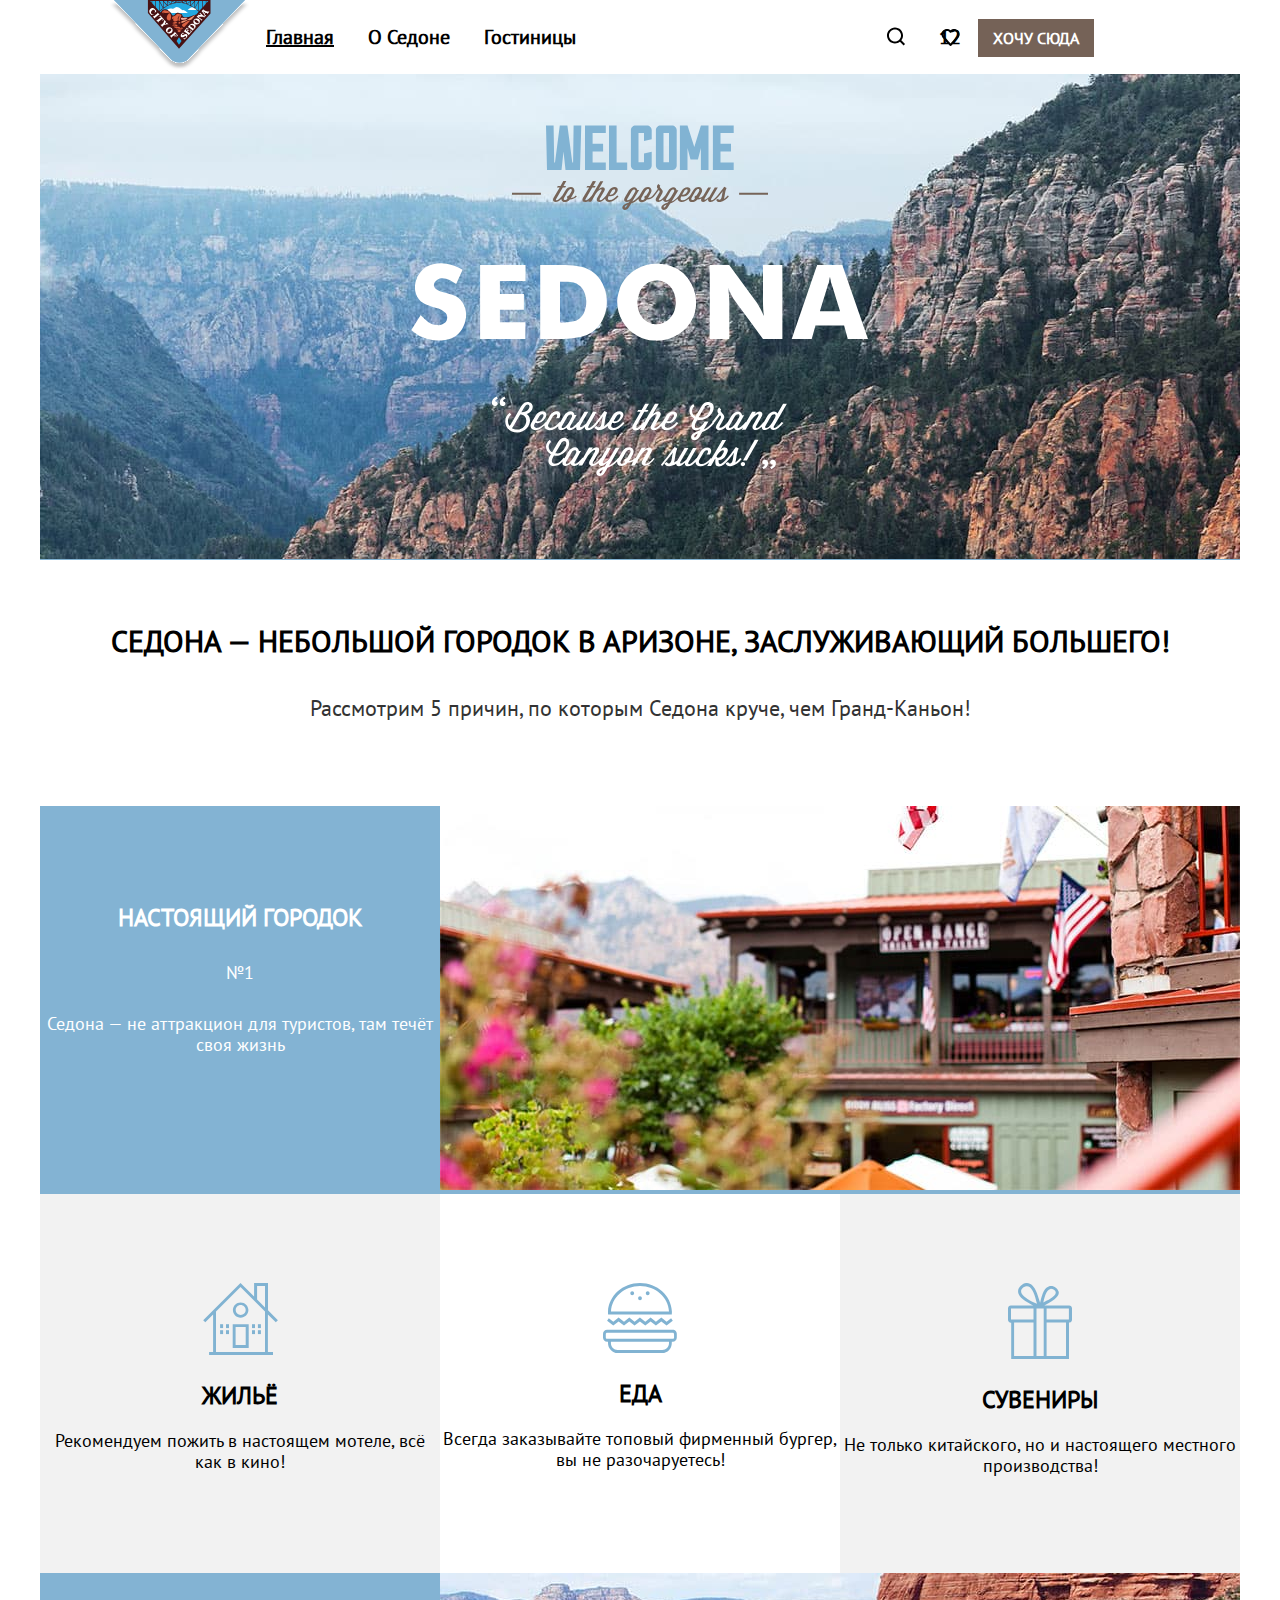
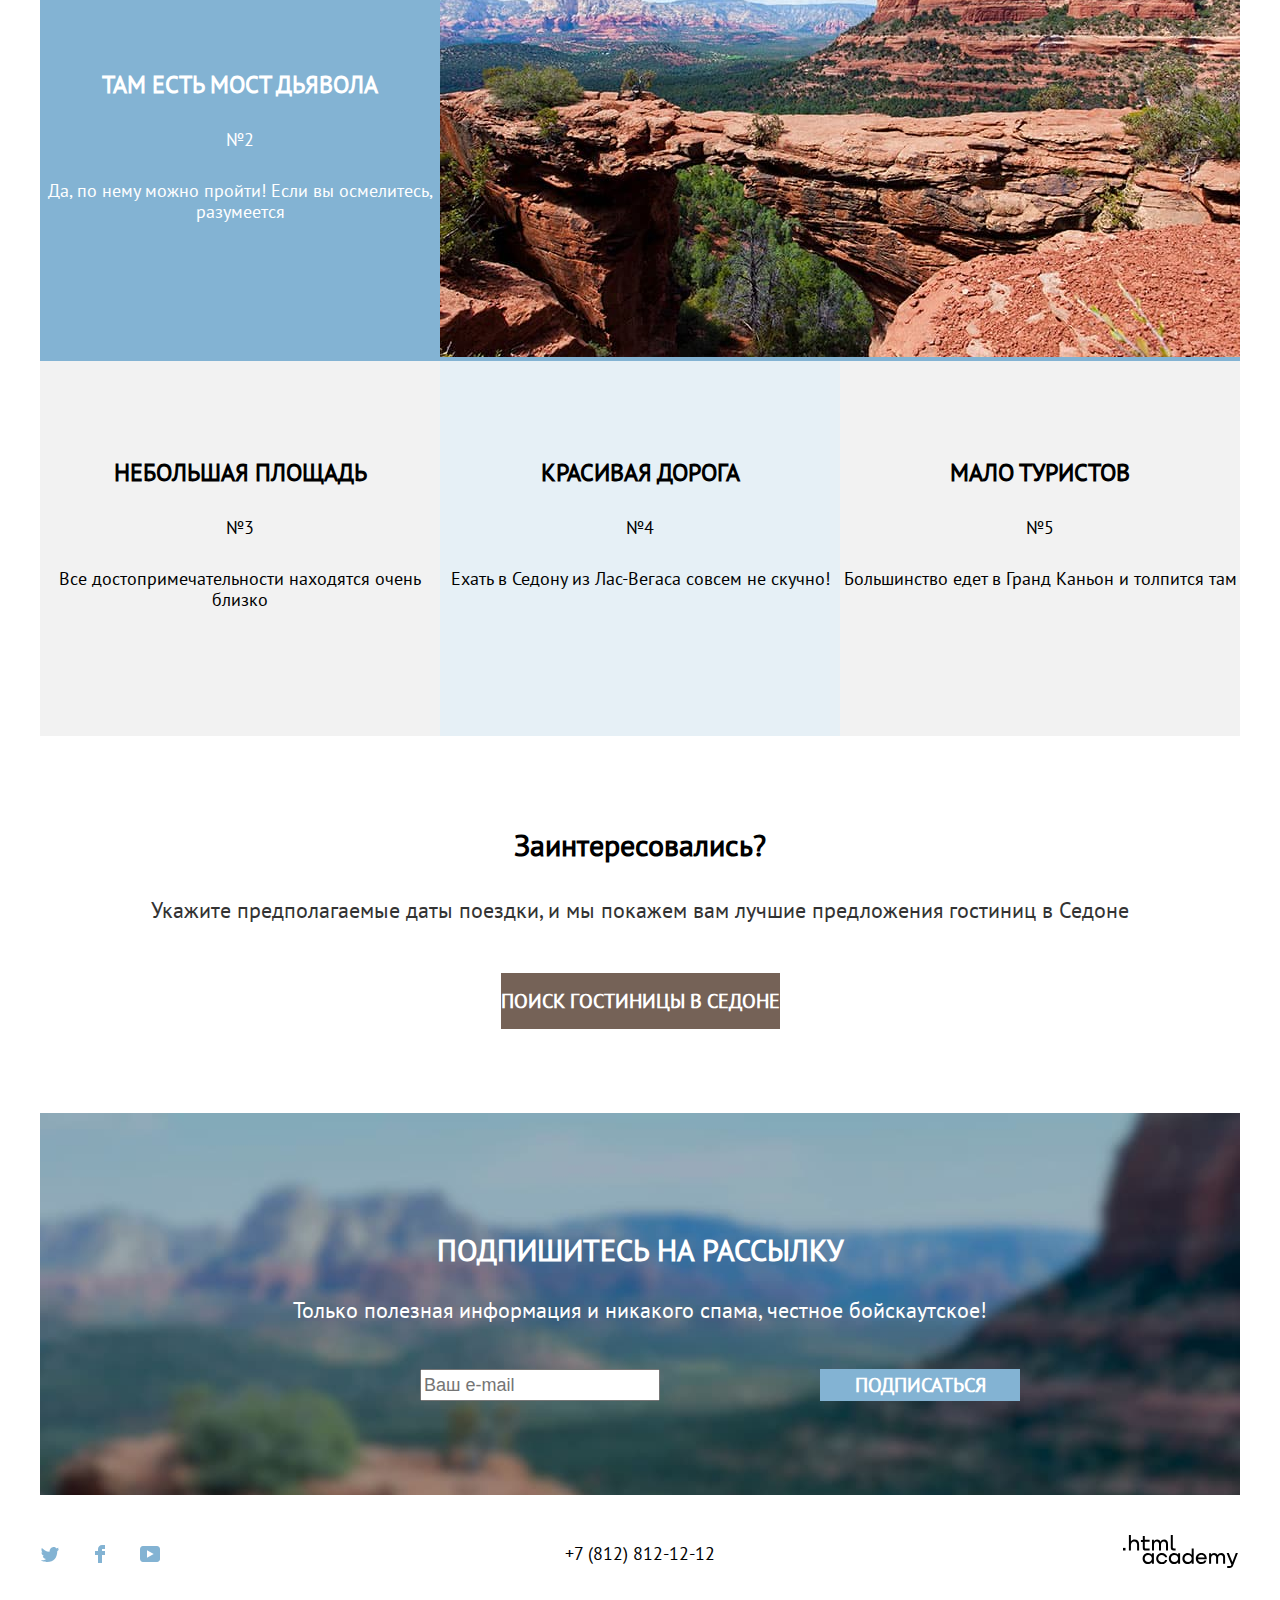
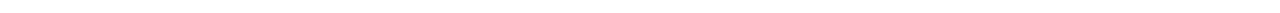
<file: 8/index.html>
<!DOCTYPE html>
<html lang="ru">
  <head>
    <meta charset="utf-8">
    <title>HTML Academy: Седона</title>
    <link rel="stylesheet" href="styles/styles.css">
    <base href="https://htmlacademy-htmlcss.github.io/1887371-sedona-33/8/">
</head>
  <body>
    <header class="page-header">
      <nav class="navigation">
        <a class="logo" href="index.html">
        <img src="images/logo.svg" width="139" height="70" alt="логотип Седоны" class="logo-img"> 
        </a>
        <ul class="navigation-list">
          <li class="navigation-item">
            <a class="navigation-link navigation-link-picked" href="index.html">
               Главная
            </a>
          </li>
          <li class="navigation-item">
            <a class="navigation-link" href="#">
              О Седоне
            </a>
          </li>
          <li class="navigation-item">
            <a class="navigation-link" href="catalog.html">
               Гостиницы
            </a>
          </li>
        </ul>
        <ul class="navigation-list navigation-user">
          <li class="navigation-item">
            <a class="navigation-link" href="#">
              <svg class="navigation-icon" aria-hidden="true" focusable="false" width="42" height="66" viewBox="0 0 42 66" fill="none" xmlns="http://www.w3.org/2000/svg">
                <path d="M30.0257 40.05L26.3152 36.35C27.318 35.05 28.02 33.35 28.02 31.45C28.02 27.05 24.4098 23.45 19.9973 23.45C15.5848 23.45 11.9746 27.15 11.9746 31.55C11.9746 35.95 15.5848 39.55 19.9973 39.55C21.8024 39.55 23.5072 38.95 24.9112 37.85L28.6217 41.55L30.0257 40.05ZM19.9973 37.55C16.6879 37.55 13.9803 34.85 13.9803 31.55C13.9803 28.25 16.6879 25.55 19.9973 25.55C23.3067 25.55 26.0143 28.25 26.0143 31.55C26.0143 34.85 23.3067 37.55 19.9973 37.55Z" fill="black"/>
                </svg>
              <span class="visually-hidden">
               Поиск
              </span>
            </a>
          </li>
          <li class="navigation-item">
            <a class="navigation-link" href="#">
              <svg class="navigation-icon" aria-hidden="true" focusable="false" width="19" height="17" viewBox="0 0 19 17" fill="none" xmlns="http://www.w3.org/2000/svg">
                <path d="M9.44382 17C9.14296 17 8.84211 16.9 8.64155 16.6C3.22622 10.5 1.92253 9.1 1.62168 8.7C0.91969 7.8 0.518555 6.6 0.518555 5.4C0.518555 2.4 2.92537 0 6.03416 0C7.33785 0 8.54126 0.5 9.5441 1.3C10.5469 0.5 11.8506 0 13.054 0C16.0625 0 18.5696 2.4 18.5696 5.4C18.5696 6.7 18.0682 7.9 17.266 8.8L10.2461 16.7C10.0455 16.9 9.84495 17 9.44382 17ZM3.42679 7.5C3.72764 7.9 6.93672 11.5 9.5441 14.4L15.7617 7.4C16.2631 6.9 16.4637 6.2 16.4637 5.4C16.4637 3.6 14.9594 2.1 13.1543 2.1C12.1515 2.1 11.1486 2.6 10.4467 3.4C10.1458 3.7 9.84495 3.8 9.5441 3.8C9.24325 3.8 8.9424 3.6 8.74183 3.4C8.03984 2.6 7.037 2.1 6.03416 2.1C4.22906 2.1 2.7248 3.6 2.7248 5.4C2.62452 6.3 3.02565 7 3.42679 7.5C3.3265 7.5 3.3265 7.5 3.42679 7.5Z" fill="black"/>
                </svg>
              <span class="visually-hidden">
               Избаранные 
              </span>
              <span class="favourite-count">
                12
              </span>
            </a>
          </li>
          <li class="navigation-item">
            <a class="button button-navigation" href="#">
               Хочу сюда
            </a>
          </li>
        </ul>
      </nav>
    </header>
    <main class="main-index main-container">
      <div class="page-container">
        <div class="main-welcome">
          <h1 class="visually-hidden">Добро пожаловать в Седону</h1>
          <img src="images/welcome.svg" width="458" height="352" alt="приглашение приехать в Седону" class="welcome">
        </div>
      <section class="advantages">
        <h2 class="section-title">Седона — небольшой городок в Аризоне, заслуживающий большего!</h2>
        <p class="section-description">Рассмотрим 5 причин, по которым Седона круче, чем Гранд-Каньон!</p>
        <ol class="advantages-list">
          <li class="advantages-item advantages-item-white">
            <div class="advantages-group">
            <div class="advantages-text">
            <h3 class="advantages-title">Настоящий городок</h3>
            <p class="advantages-description">№1</p>
            <p class="advantages-description">Седона — не аттракцион для туристов, там течёт своя жизнь</p>
          </div>
          <div class="advantages-img">
            <img src="images/photo-1.jpg" width="800" height="384" alt="город около Седоны" class="landscape">
          </div>
        </div>
            <ul class="services-list">
              <li class="services-item">
                <img src="images/icon-1.svg" width="75" height="72" alt="Жильё" class="services">
                <h4 class="services-title">Жильё</h4>
                <p class="services-description">Рекомендуем пожить в настоящем мотеле, всё как в кино!</p>
              </li>
              <li class="services-item services-item-white">
                <img src="images/icon-2.svg" width="74" height="70" alt="Еда" class="services">
                <h4 class="services-title">Еда</h4>
                <p class="services-description">Всегда заказывайте топовый фирменный бургер, вы не разочаруетесь!</p>
              </li>
              <li class="services-item">
                <img src="images/icon-3.svg" width="64" height="76" alt="Сувениры" class="services">
                <h4 class="services-title">Сувениры</h4>
                <p class="services-description">Не только китайского, но и настоящего местного производства!</p>
              </li>
            </ul>
          </li>
          <li class="advantages-item advantages-item-white">
            <div class="advantages-group">
            <div class="advantages-text">
            <h3 class="advantages-title">Там есть мост дьявола</h3>
            <p class="advantages-description advantages-description">№2</p>
            <p class="advantages-description">Да, по нему можно пройти! Если вы осмелитесь, разумеется</p>
          </div>
          <div class="advantages-img">
            <img src="images/photo-2.jpg" width="800" height="384" alt="пейзаж гор" class="landscape">
            </div>
          </div>
          </li>
          <div class="advantages-columns">
          <li class="advantages-item advantages-item-grey">
            <h3 class="advantages-title">Небольшая площадь</h3>
            <p class="advantages-description">№3</p>
            <p class="advantages-description">Все достопримечательности находятся очень близко</p>
          </li>
          <li class="advantages-item advantages-item-blue">
            <h3 class="advantages-title">Красивая дорога</h3>
            <p class="advantages-description">№4</p>
            <p class="advantages-description">Ехать в Седону из Лас-Вегаса совсем не скучно!</p>
          </li>
          <li class="advantages-item advantages-item-grey">
            <h3 class="advantages-title">Мало туристов</h3>
            <p class="advantages-description">№5</p>
            <p class="advantages-description">Большинство едет в Гранд Каньон и толпится там</p>
          </li>
          </div>
        </ol>
      </section>
      <section class="booking">
        <h2 class="booking-title">Заинтересовались?</h2>
        <p class="booking-description">Укажите предполагаемые даты поездки, и мы покажем вам лучшие предложения гостиниц в Седоне</p>
        <a class="button button-search" href="#">Поиск гостиницы в cедоне</a> 
      </section>
      <section class="subscribe-index">
        <h2 class="subscribe-index-title">Подпишитесь на рассылку</h2>
        <p class="subscribe-index-description">Только полезная информация и никакого спама, честное бойскаутское!</p>
        <form class="newsletter-form" action="https://echo.htmlacademy.ru/" method="post">
          <p class="newsletter-email">
            <label class="visually-hidden" for="newsletter-email">Email</label>
            <input class="newsletter-email-field"  placeholder="Ваш e-mail" type="email" name="newsletter-email" id="newsletter-email" required>
          </p>
          <button class="button newsletter-button" type="submit">
            подписаться
          </button>
        </form>
      </section>
      </div>
    </main>
    <footer class="page-footer">
      <div class="page-footer-container">
      <div class="social-links">
        <a class="social-link" href="https://twitter.com/htmlacademy_ru">
          <img src="images\social-twitter.svg" width="18" heigh="15" alt="Твиттер" class="social-link-twitter">
          <span class="visually-hidden">Твиттер</span>
        </a>
        <a class="social-link" href="https://www.facebook.com/htmlacademy">
          <img src="images\social-facebook.svg" width="10" heigh="18" alt="Файсбук" class="social-link-facebook">
          <span class="visually-hidden">Фейсбук</span>
        </a>
        <a class="social-link" href="https://www.youtube.com/c/htmlacademyRUS">
          <img src="images\social-youtube.svg" width="20" heigh="16" alt="Ютьюб" class="social-link-youtube">
          <span class="visually-hidden">Ютьюб</span>
        </a>
      </div>
      <a class="footer-phone" href="tel:+78128121212">+7 (812) 812-12-12</a>
      <a class="footer-site" href="https://htmlacademy.ru/">
        <img src="images/logo_htmlacademy.svg" width="115" heigh="34" alt="логотип html academy">
      </a>
      </div>
    </footer>
  </body>
</html>
</file>
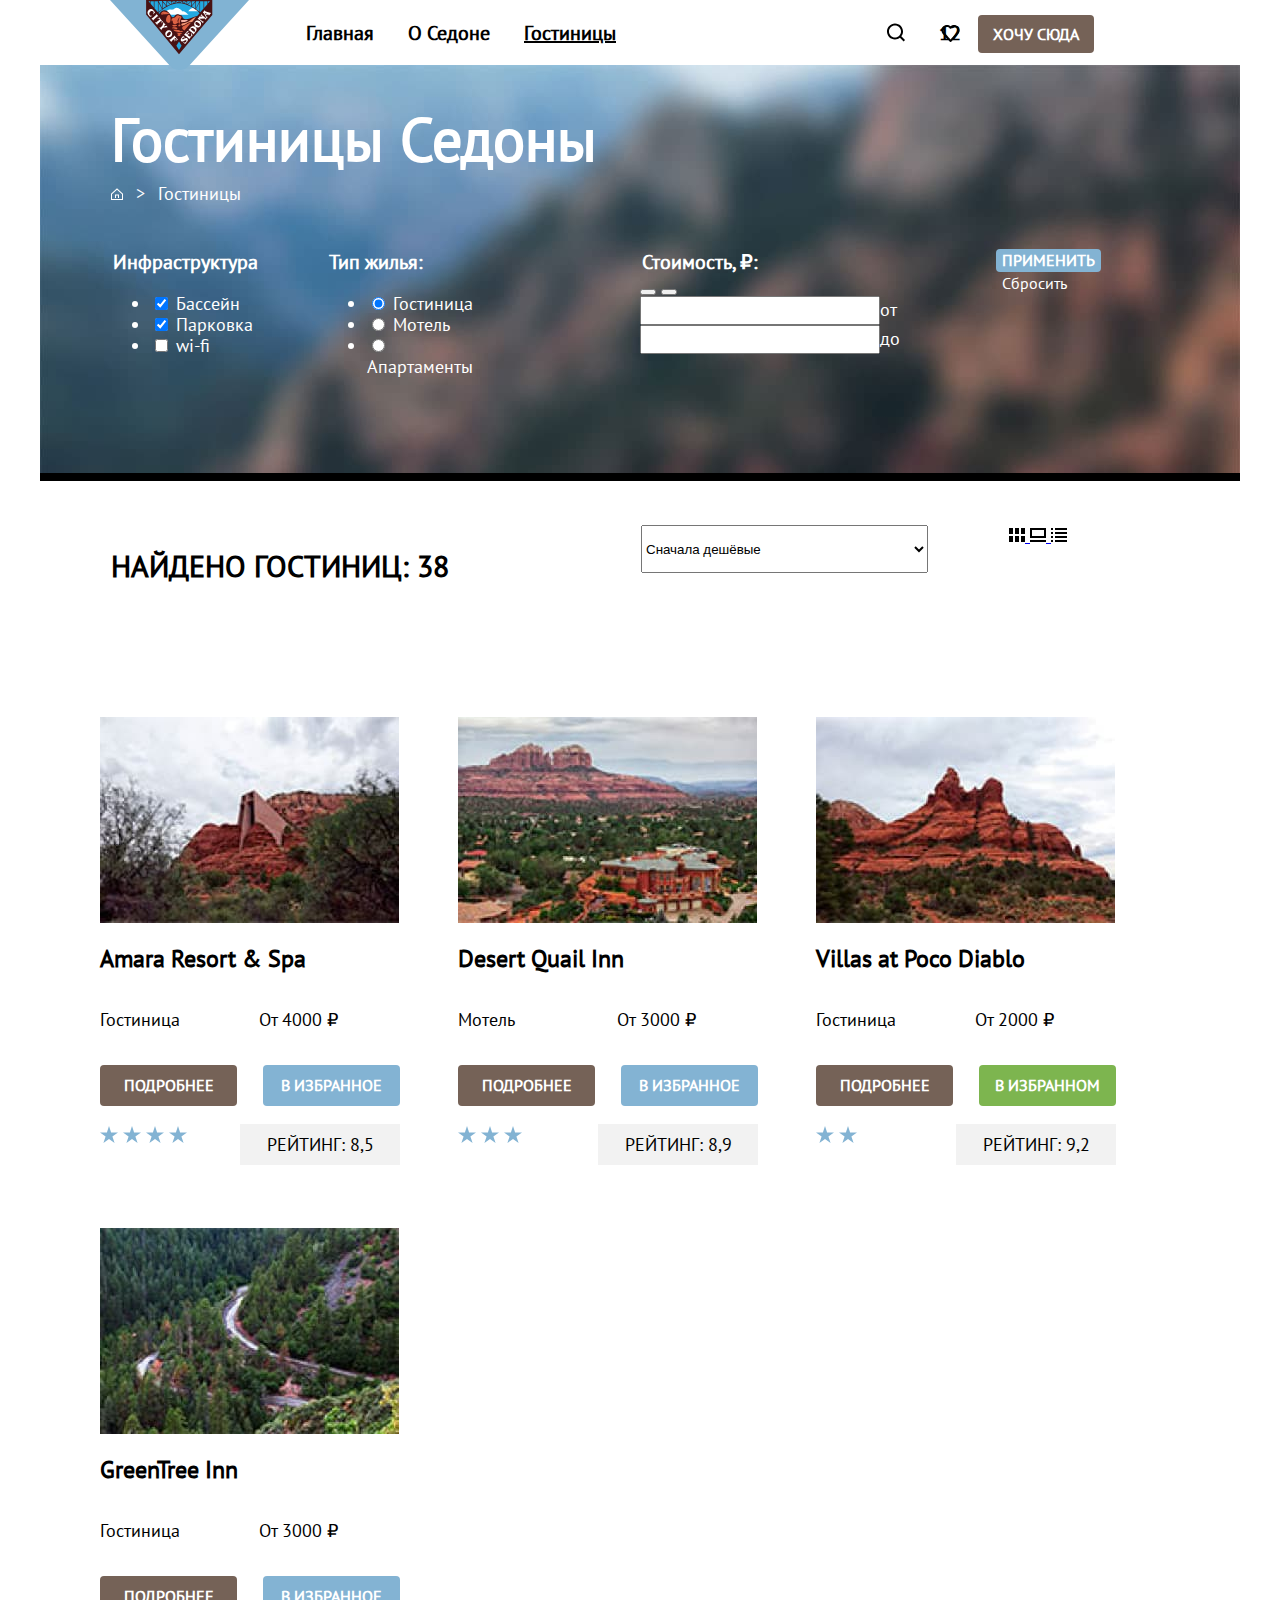
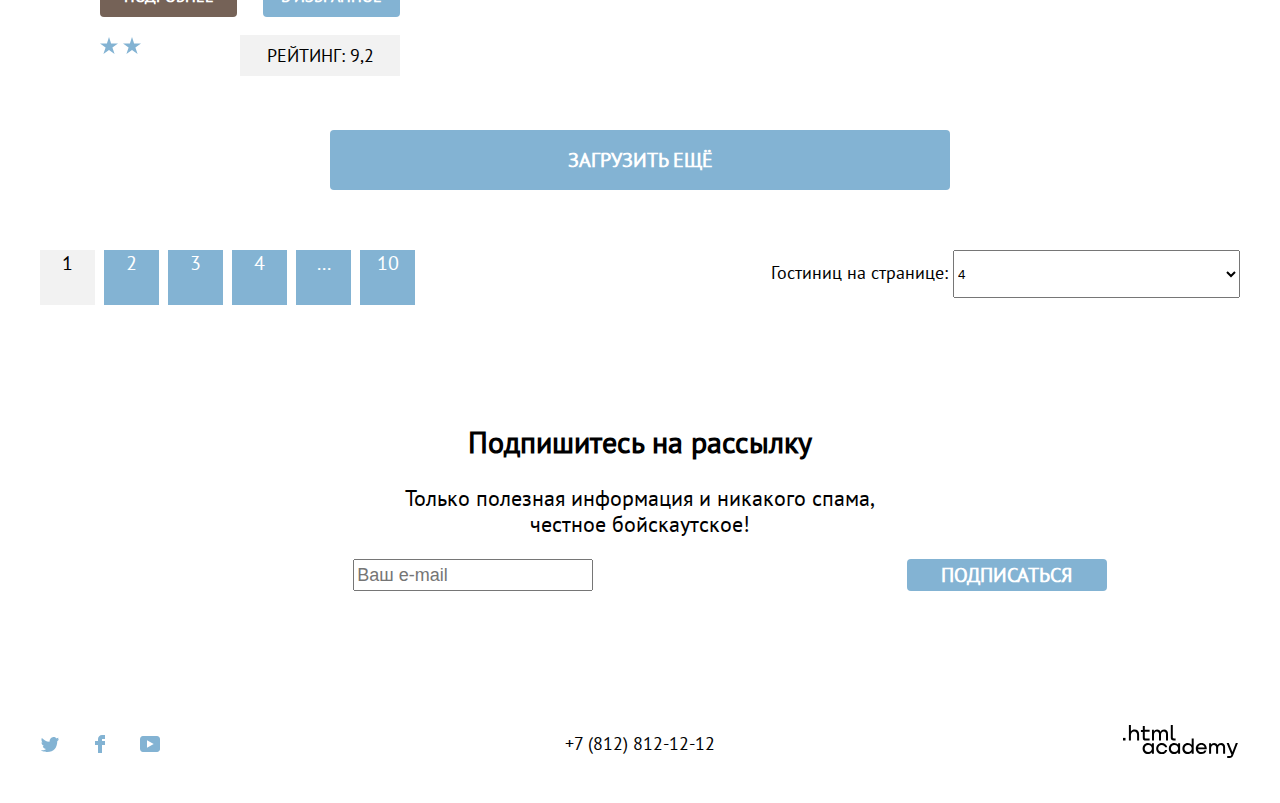
<file: catalog.html>
<!DOCTYPE html>
<html lang="ru">
  <head>
    <meta charset="utf-8">
    <title>HTML Academy: Седона</title>
    <link rel="stylesheet" href="styles/styles.css">
  </head>
  <body>
    <header class="page-header">
      <nav class="navigation">
        <a class="logo" href="index.html">
        <img src="images/logo.svg" width="139" height="70" alt="логотип Седоны" class="logo-img"> 
        </a>
        <ul class="navigation-list">
          <li class="navigation-item">
            <a class="navigation-link" href="index.html">
               Главная
            </a>
          </li>
          <li class="navigation-item">
            <a class="navigation-link" href="#">
              О Седоне
            </a>
          </li>
          <li class="navigation-item">
            <a class="navigation-link navigation-link-picked" href="catalog.html">
               Гостиницы
            </a>
          </li>
        </ul>
        <ul class="navigation-list navigation-user">
          <li class="navigation-item">
            <a class="navigation-link" href="#">
              <svg  class="navigation-icon" aria-hidden="true" focusable="false" width="42" height="66" viewBox="0 0 42 66" fill="none" xmlns="http://www.w3.org/2000/svg">
                <path d="M30.0257 40.05L26.3152 36.35C27.318 35.05 28.02 33.35 28.02 31.45C28.02 27.05 24.4098 23.45 19.9973 23.45C15.5848 23.45 11.9746 27.15 11.9746 31.55C11.9746 35.95 15.5848 39.55 19.9973 39.55C21.8024 39.55 23.5072 38.95 24.9112 37.85L28.6217 41.55L30.0257 40.05ZM19.9973 37.55C16.6879 37.55 13.9803 34.85 13.9803 31.55C13.9803 28.25 16.6879 25.55 19.9973 25.55C23.3067 25.55 26.0143 28.25 26.0143 31.55C26.0143 34.85 23.3067 37.55 19.9973 37.55Z" fill="black"/>
                </svg>
              <span class="visually-hidden">
               поиск
              </span>
            </a>
          </li>
          <li class="navigation-item">
            <a class="navigation-link" href="#">
              <svg  class="navigation-icon" aria-hidden="true" focusable="false" width="19" height="17" viewBox="0 0 19 17" fill="none" xmlns="http://www.w3.org/2000/svg">
                <path d="M9.44382 17C9.14296 17 8.84211 16.9 8.64155 16.6C3.22622 10.5 1.92253 9.1 1.62168 8.7C0.91969 7.8 0.518555 6.6 0.518555 5.4C0.518555 2.4 2.92537 0 6.03416 0C7.33785 0 8.54126 0.5 9.5441 1.3C10.5469 0.5 11.8506 0 13.054 0C16.0625 0 18.5696 2.4 18.5696 5.4C18.5696 6.7 18.0682 7.9 17.266 8.8L10.2461 16.7C10.0455 16.9 9.84495 17 9.44382 17ZM3.42679 7.5C3.72764 7.9 6.93672 11.5 9.5441 14.4L15.7617 7.4C16.2631 6.9 16.4637 6.2 16.4637 5.4C16.4637 3.6 14.9594 2.1 13.1543 2.1C12.1515 2.1 11.1486 2.6 10.4467 3.4C10.1458 3.7 9.84495 3.8 9.5441 3.8C9.24325 3.8 8.9424 3.6 8.74183 3.4C8.03984 2.6 7.037 2.1 6.03416 2.1C4.22906 2.1 2.7248 3.6 2.7248 5.4C2.62452 6.3 3.02565 7 3.42679 7.5C3.3265 7.5 3.3265 7.5 3.42679 7.5Z" fill="black"/>
                </svg>
              <span class="visually-hidden">
               избаранные 
              </span>
              <span class="favourite-count">
                12
              </span>
            </a>
          </li>
          <li class="navigation-item">
            <a class="button button-navigation" href="#">
               хочу сюда
            </a>
          </li>
        </ul>
      </nav>
    </header>
    <main class="main-inner main-container">
     <div class="page-container">
      <div class="inner-header-filters">
        <header class="inner-header">
          <h1 class="inner-header-title">Гостиницы Седоны</h1>
          <ul class="breadcrumbs">
            <li class="breadcrumbs-item">
              <a class="breadcrumbs-link-img" href="index.html">
                <svg class="breadcrumbs-icon" aria-hidden="true" focusable="false" width="12" height="12" viewBox="0 0 12 12" fill="none" xmlns="http://www.w3.org/2000/svg">
                  <path d="M6 0.300049L0 5.80005V12H12V5.80005L6 0.300049ZM11 11H1V6.20005L6 1.70005L11 6.20005V11Z" fill="white"/>
                  <path d="M4 10H5V7.5H7V10H8V6.5H4V10Z" fill="white"/>
                  </svg>
                <span class="visually-hidden">
                Главная страница
              </span>
              </a> 
            </li>
            >
            <li class="breadcrumbs-item">
              <a class="breadcrumbs-link">Гостиницы</a>
            </li>
          </ul>
        </header>
        <h2 class="visually-hidden" hidden>Список гостиниц с фильтрами</h2>
          <form class="hotels-filters" action="https://echo.htmlacademy.ru/" method="get">
            <fieldset class="hotels-filter-group checkboxes">
           <legend class="hotels-filter-title">Инфраструктура</legend>
         <ul class="hotels-filter-list">
            <li class="hotels-filter-item">
              <label class="control">
                <input class="control-input" type="checkbox" name="pool" checked>
                Бассейн
              </label>
            </li>
            <li class="hotels-filter-item">
              <label class="control">
                <input class="control-input" type="checkbox" name="parking" checked>
                Парковка
              </label>
            </li>
            <li class="hotels-filter-item">
              <label class="control">
                <input class="control-input" type="checkbox" name="wi-fi">
                wi-fi
              </label>
            </li>
          </ul>
        </fieldset>
        <fieldset class="hotels-filter-group checkboxes-types">
          <legend class="hotels-filter-title">Тип жилья:</legend>
          <ul class="hotels-filter-list">
            <li class="hotels-filter-item">
              <label class="control">
                <input class="control-input" type="radio" name="housing-type" value="hotel" checked>
                Гостиница
              </label>
            </li>
            <li class="hotels-filter-item">
              <label class="control">
                <input class="control-input" type="radio" name="housing-type" value="motel">
                Мотель
              </label>
            </li>
            <li class="hotels-filter-item">
              <label class="control">
                <input class="control-input" type="radio" name="housing-type" value="apartments ">
                Апартаменты
              </label>
            </li>
          </ul>
        </fieldset>
        <fieldset class="hotels-filter-group checkboxes-prices">
          <legend class="hotels-filter-title">Стоимость, ₽:</legend>
          <button class="range-toggle toggle-min" type="button">
            <span class="visually-hidden">Изменить минимальную цену.</span>
          </button>
          <button class="range-toggle toggle-max" type="button">
           <span class="visually-hidden">Изменить максимальную цену.</span>                        
           </button>
           <label class="hotels-filter-label">
             <input class="hotels-filter-input" type="number" name="min-price">от 
           </label>
           <label class="hotels-filter-label">
             <input class="hotels-filter-input" type="number" name="max-price">до
           </label>
          </fieldset>
          <div class="buttons-submit">
          <button class="button" type="submit">Применить</button>
          <button class="button button-submit" type="submit">Сбросить</button>
          </div>
        </form>
      </div>
      <section class="hotels-products">
        <div class="filters-cards">
        <p class="section-description-number">Найдено гостиниц: 38</p>
        <div class="sorting-container">
        <select class="select-control" aria-label="Сортировка">
          <option value="cheap">Сначала дешёвые</option>
          <option value="expensive">Сначала дорогие</option>
          <option value="popular">Сначала популярные</option>
         </select>
         <div class="cards">
        <a class="card-grid-toggle" href="#" class="button button-cards button-cards-picked">
          <svg width="16" height="14" viewBox="0 0 16 14" fill="none" xmlns="http://www.w3.org/2000/svg">
            <path d="M4 0H0V6H4V0Z" fill="black"/>
            <path d="M16 0H12V6H16V0Z" fill="black"/>
            <path d="M10 0H6V6H10V0Z" fill="black"/>
            <path d="M4 8H0V14H4V8Z" fill="black"/>
            <path d="M16 8H12V14H16V8Z" fill="black"/>
            <path d="M10 8H6V14H10V8Z" fill="black"/>
            </svg>            
          <span class="visually-hidden">Показать карточки</span>
        </a>
        <a class="card-grid-toggle" href="#" class="button button-cards">
          <svg width="16" height="14" viewBox="0 0 16 14" fill="none" xmlns="http://www.w3.org/2000/svg">
            <path d="M16 12H0V14H16V12Z" fill="black"/>
            <path d="M14 2V8H2V2H14ZM16 0H0V10H16V0Z" fill="black"/>
            </svg>
            <span class="visually-hidden">Показать по отдельности</span>
        </a>
        <a class="card-grid-toggle" href="#" class="button button-cards">
          <svg width="16" height="14" viewBox="0 0 16 14" fill="none" xmlns="http://www.w3.org/2000/svg">
            <path d="M2 0H0V2H2V0Z" fill="black"/>
            <path d="M16 0H4V2H16V0Z" fill="black"/>
            <path d="M2 4H0V6H2V4Z" fill="black"/>
            <path d="M16 4H4V6H16V4Z" fill="black"/>
            <path d="M2 8H0V10H2V8Z" fill="black"/>
            <path d="M16 8H4V10H16V8Z" fill="black"/>
            <path d="M2 12H0V14H2V12Z" fill="black"/>
            <path d="M16 12H4V14H16V12Z" fill="black"/>
            </svg>
            <span class="visually-hidden">Показать список</span>
        </a>
      </div>
      </div>
      </div>
        <ul class="hotels-list">
          <li class="hotels-card">
            <a class="hotels-card-link" href="#">
              <img class="hotels-card-image" width="299" height="206" src="images/hotel-1-1.jpg" alt="гостиница Amara Resort & Spa">
              <h3 class="hotels-card-title">Amara Resort & Spa</h3>
            </a>
            <div class="card-content">
            <p class="hotels-card-type">Гостиница</p>
            <p class="hotels-card-price">От 4000 ₽</p>
            </div>
            <div class="card-button">
            <a class="hotels-card-button button-brown button" href="#">Подробнее</a>
            <a class="hotels-card-button button-blue button" href="#">В избранное</a>
          </div>
          <div class="rating-container">         
          <div class="stars">
            <svg class="star" width="18" height="17" viewBox="0 0 18 17" fill="none" xmlns="http://www.w3.org/2000/svg">
              <path d="M9 0L11.1 6.5H18L12.4 10.5L14.6 17L9 13L3.4 17L5.6 10.5L0 6.5H6.9L9 0Z" fill="#83B3D3"/>
            </svg>
            <svg class="star" width="18" height="17" viewBox="0 0 18 17" fill="none" xmlns="http://www.w3.org/2000/svg">
                <path d="M9 0L11.1 6.5H18L12.4 10.5L14.6 17L9 13L3.4 17L5.6 10.5L0 6.5H6.9L9 0Z" fill="#83B3D3"/>
            </svg>
            <svg class="star" width="18" height="17" viewBox="0 0 18 17" fill="none" xmlns="http://www.w3.org/2000/svg">
                  <path d="M9 0L11.1 6.5H18L12.4 10.5L14.6 17L9 13L3.4 17L5.6 10.5L0 6.5H6.9L9 0Z" fill="#83B3D3"/>
            </svg>
            <svg class="star" width="18" height="17" viewBox="0 0 18 17" fill="none" xmlns="http://www.w3.org/2000/svg">
                    <path d="M9 0L11.1 6.5H18L12.4 10.5L14.6 17L9 13L3.4 17L5.6 10.5L0 6.5H6.9L9 0Z" fill="#83B3D3"/>
            </svg>
          </div>
            <p class="hotels-card-rating">Рейтинг: 8,5</p>
          </div>   
          </li>
          <li class="hotels-card">
             <a class="hotels-card-link" href="#">
              <img class="hotels-card-image" src="images/hotel-1-2.jpg" width="299" height="206" alt="гостиница Desert Quail Inn">
              <h3 class="hotels-card-title">Desert Quail Inn</h3>
            </a>
            <div class="card-content">
            <p class="hotels-card-type">Мотель</p>
            <p class="hotels-card-price">От 3000 ₽</p>
          </div>
          <div class="card-button">
            <a class="hotels-card-button button-brown button" href="#">Подробнее</a>
            <a class="hotels-card-button button-blue button" href="#">В избранное</a>
          </div>
          <div class="rating-container">         
            <div class="stars">
              <svg class="star" width="18" height="17" viewBox="0 0 18 17" fill="none" xmlns="http://www.w3.org/2000/svg">
                <path d="M9 0L11.1 6.5H18L12.4 10.5L14.6 17L9 13L3.4 17L5.6 10.5L0 6.5H6.9L9 0Z" fill="#83B3D3"/>
              </svg>
              <svg class="star" width="18" height="17" viewBox="0 0 18 17" fill="none" xmlns="http://www.w3.org/2000/svg">
                  <path d="M9 0L11.1 6.5H18L12.4 10.5L14.6 17L9 13L3.4 17L5.6 10.5L0 6.5H6.9L9 0Z" fill="#83B3D3"/>
              </svg>
              <svg class="star" width="18" height="17" viewBox="0 0 18 17" fill="none" xmlns="http://www.w3.org/2000/svg">
                    <path d="M9 0L11.1 6.5H18L12.4 10.5L14.6 17L9 13L3.4 17L5.6 10.5L0 6.5H6.9L9 0Z" fill="#83B3D3"/>
              </svg>
            </div>
            <p class="hotels-card-rating">Рейтинг: 8,9</p>
            </div>
          </li>
          <li class="hotels-card">
            <a class="hotels-card-link" href="#">
              <img class="hotels-card-image" src="images/hotel-1-3.jpg" width="299" height="206" alt="гостиница Villas at Poco Diablo">
              <h3 class="hotels-card-title">Villas at Poco Diablo</h3>
            </a>
            <div class="card-content">
            <p class="hotels-card-type">Гостиница</p>
            <p class="hotels-card-price">От 2000 ₽</p>
          </div>
          <div class="card-button">
            <a class="hotels-card-button button-brown button" href="#">Подробнее</a>
            <a class="hotels-card-button button-blue-picked button" href="#">В избранном</a>
            </div>
            <div class="rating-container">         
              <div class="stars">
                <svg class="star" width="18" height="17" viewBox="0 0 18 17" fill="none" xmlns="http://www.w3.org/2000/svg">
                  <path d="M9 0L11.1 6.5H18L12.4 10.5L14.6 17L9 13L3.4 17L5.6 10.5L0 6.5H6.9L9 0Z" fill="#83B3D3"/>
                </svg>
                <svg class="star" width="18" height="17" viewBox="0 0 18 17" fill="none" xmlns="http://www.w3.org/2000/svg">
                    <path d="M9 0L11.1 6.5H18L12.4 10.5L14.6 17L9 13L3.4 17L5.6 10.5L0 6.5H6.9L9 0Z" fill="#83B3D3"/>
                </svg>

              </div>
            <p class="hotels-card-rating">Рейтинг: 9,2</p>
            </div>
          </li>
          <li class="hotels-card">
            <a class="hotels-card-link" href="#">
              <img class="hotels-card-image" src="images/hotel-1.jpg" width="299" height="206" alt="гостица GreenTree Inn">
              <h3 class="hotels-card-title">GreenTree Inn</h3>
             </a>
             <div class="card-content">
            <p class="hotels-card-type">Гостиница</p>
            <p class="hotels-card-price">От 3000 ₽</p>
          </div>
          <div class="card-button">
            <a class="hotels-card-button button-brown button" href="#">Подробнее</a>
            <a class="hotels-card-button button-blue button" href="#">В избранное</a>
            </div>
            <div class="rating-container">         
              <div class="stars">
                <svg class="star" width="18" height="17" viewBox="0 0 18 17" fill="none" xmlns="http://www.w3.org/2000/svg">
                  <path d="M9 0L11.1 6.5H18L12.4 10.5L14.6 17L9 13L3.4 17L5.6 10.5L0 6.5H6.9L9 0Z" fill="#83B3D3"/>
                </svg>
                <svg class="star" width="18" height="17" viewBox="0 0 18 17" fill="none" xmlns="http://www.w3.org/2000/svg">
                    <path d="M9 0L11.1 6.5H18L12.4 10.5L14.6 17L9 13L3.4 17L5.6 10.5L0 6.5H6.9L9 0Z" fill="#83B3D3"/>
                </svg>

              </div>
            <p class="hotels-card-rating">Рейтинг: 9,2</p>
            </div>
          </li> 
        </ul>
        <button class="button button-more" type="button">Загрузить ещё</button>
        <div class="pagination-container">
        <ul class="pagination">
          <li class="pagination-item">
            <a class="pagination-link pagination-current">1</a>
          </li>
          <li class="pagination-item">
            <a class="pagination-link" href="#">2</a>
          </li>
          <li class="pagination-item">
            <a class="pagination-link" href="#">3</a>
          </li>
          <li class="pagination-item">
            <a class="pagination-link" href="#">4</a>
          </li>
          <li class="pagination-item">
            <a class="pagination-link" href="#">...</a>
          </li>
          <li class="pagination-item">
            <a class="pagination-link" href="#">10</a>
          </li>
        </ul>
        <form class="sorting-type">
          <label class="sorting-type-title" for="sorting">Гостиниц на странице:</label>
          <select class="select-control" id="sorting" name="sorting">
            <option value="4">4</option>
            <option value="1">1</option>
            <option value="2">2</option>
            <option value="3">3</option>
          </select>
        </form>
      </div>
      </section>
      <section class="subscribe-inner">
        <h2 class="subscribe-inner-title">Подпишитесь на рассылку</h2>
        <p class="subscribe-inner-description">Только полезная информация и никакого спама, <br>честное бойскаутское!</p>
        <form class="newsletter-form" action="https://echo.htmlacademy.ru/" method="post">
          <p class="newsletter-email">
            <label class="visually-hidden" for="newsletter-email">Email</label>
            <input class="newsletter-email-field"  placeholder="Ваш e-mail" type="email" name="newsletter-email" id="newsletter-email" required>
          </p>
          <button class="button newsletter-button" type="submit">
            подписаться
          </button>
        </form>
      </section>
      </div>
    </main>
    <footer class="page-footer">
      <div class="page-footer-container">
      <div class="social-links">
        <a class="social-link" href="https://twitter.com/htmlacademy_ru">
          <img src="images\social-twitter.svg" width="18" heigh="15" alt="Твиттер" class="social-link-twitter">
          <span class="visually-hidden">Твиттер</span>
        </a>
        <a class="social-link" href="https://www.facebook.com/htmlacademy">
          <img src="images\social-facebook.svg" width="10" heigh="18" alt="Файсбук" class="social-link-facebook">
          <span class="visually-hidden">Фейсбук</span>
        </a>
        <a class="social-link" href="https://www.youtube.com/c/htmlacademyRUS">
          <img src="images\social-youtube.svg" width="20" heigh="16" alt="Ютьюб" class="social-link-youtube">
          <span class="visually-hidden">Ютьюб</span>
        </a>
      </div>
      <a class="footer-phone" href="tel:+78128121212">+7 (812) 812-12-12</a>
      <a class="footer-site" href="https://htmlacademy.ru/">
        <img src="images/logo_htmlacademy.svg" width="115" heigh="34" alt="логотип html academy">
      </a> 
      </div>
    </footer>
  </body>
</html>
</file>
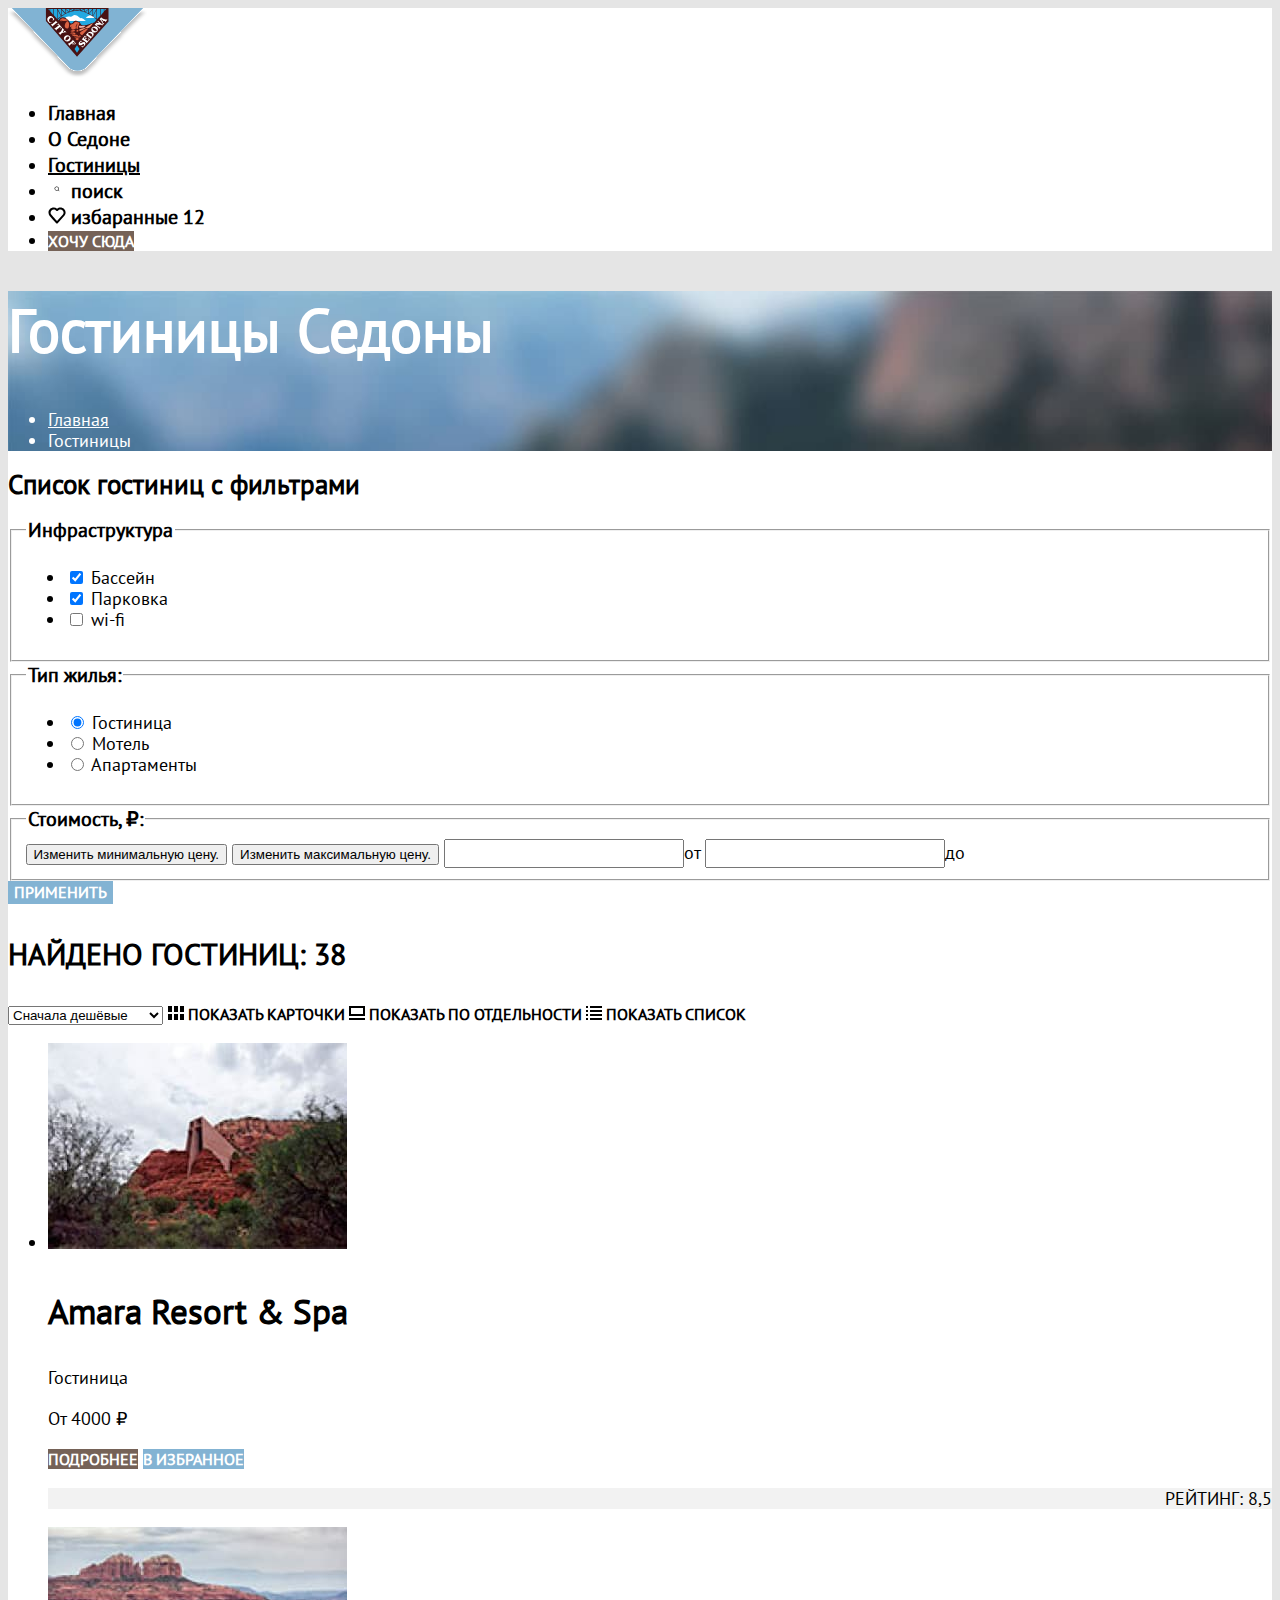
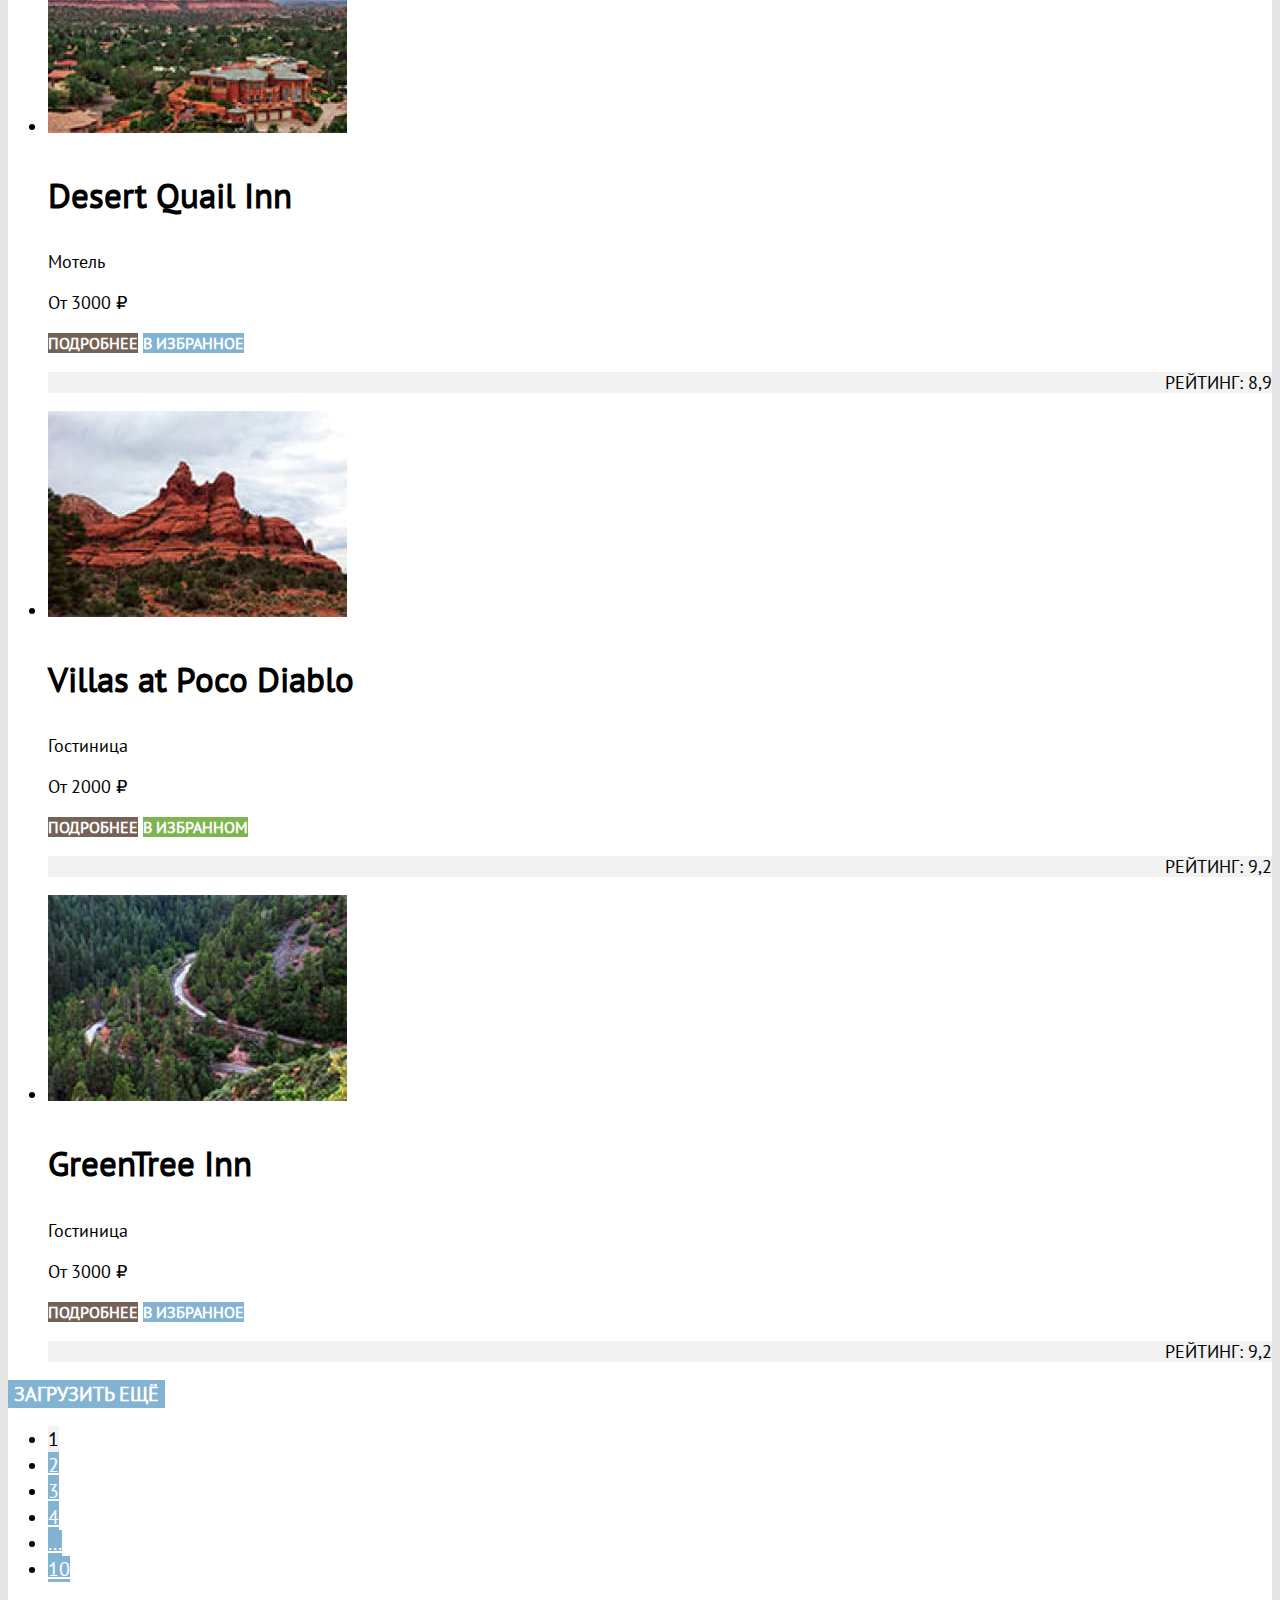
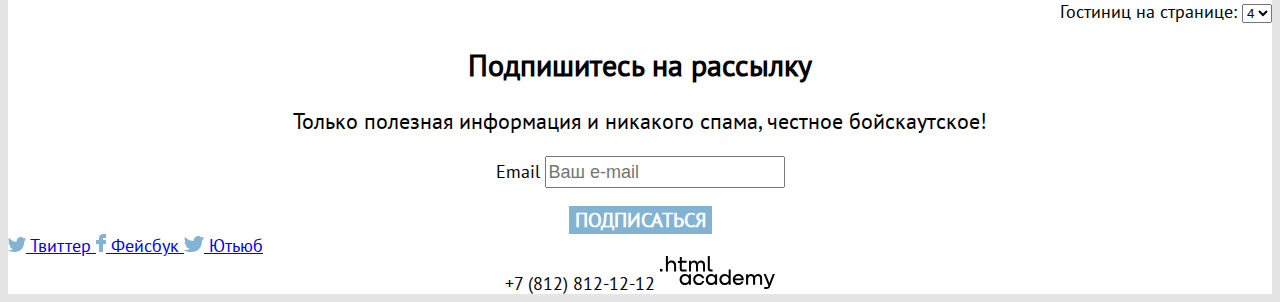
<file: 5/catalog.html>
<!DOCTYPE html>
<html lang="ru">
  <head>
    <meta charset="utf-8">
    <title>HTML Academy: Седона</title>
    <link rel="stylesheet" href="styles/styles.css">
    <base href="https://htmlacademy-htmlcss.github.io/1887371-sedona-33/5/">
</head>
  <body>
    <header class="page-header">
      <nav class="navigation">
        <a class="logo" href="index.html">
        <img src="images/logo.svg" width="139" height="70" alt="логотип Седоны" class="logo"> 
        </a>
        <ul class="navigation-list">
          <li class="navigation-item">
            <a class="navigation-link" href="index.html">
               Главная
            </a>
          </li>
          <li class="navigation-item">
            <a class="navigation-link" href="#">
              О Седоне
            </a>
          </li>
          <li class="navigation-item">
            <a class="navigation-link navigation-link-picked" href="catalog.html">
               Гостиницы
            </a>
          </li>
          <li class="navigation-item">
            <a class="navigation-link" href="#">
              <img src="images\Поиск.svg" width="18" height="18" alt="Поиск" class="search"> 
              <span class="visually-hidden">
               поиск
              </span>
            </a>
          </li>
          <li class="navigation-item">
            <a class="navigation-link" href="#">
              <img src="images\favorite.svg" width="18" height="17" alt="избаранные" class="favourite">
              <span class="visually-hidden">
               избаранные 
              </span>
              <span class="favourite-count">
                12
              </span>
            </a>
          </li>
          <li class="navigation-item">
            <a class="button button-navigation" href="#">
               хочу сюда
            </a>
          </li>
        </ul>
      </nav>
    </header>
    <main class="main-inner">
      <div class="inner-header-filters">
        <header class="inner-header">
          <h1 class="inner-header-title">Гостиницы Седоны</h1>
          <ul class="breadcrumbs">
            <li class="breadcrumbs-item">
              <a class="breadcrumbs-link" href="index.html">
                Главная
              </a> 
            </li>
           <li class="breadcrumbs-item">
             <a class="breadcrumbs-link">Гостиницы</a>
           </li>
          </ul>
        </header>
      </div>
        <section class="hotels-products">
          <h2 class="visually-hidden">Список гостиниц с фильтрами</h2>
          <form class="hotels-filters" action="https://echo.htmlacademy.ru/" method="get">
            <fieldset class="hotels-filter-group">
               <legend class="hotels-filter-title">Инфраструктура</legend>
              <ul class="hotels-filter-list">
                <li class="hotels-filter-item">
                   <label class="control">
                     <input class="control-input" type="checkbox" name="pool" checked>
                     Бассейн
                   </label>
                </li>
                <li class="hotels-filter-item">
                   <label class="control">
                     <input class="control-input" type="checkbox" name="parking" checked>
                    Парковка
                  </label>
                 </li>
                 <li class="hotels-filter-item">
                  <label class="control">
                     <input class="control-input" type="checkbox" name="wi-fi">
                     wi-fi
                   </label>
                 </li>
              </ul>
             </fieldset>
             <fieldset class="hotels-filter-group">
               <legend class="hotels-filter-title">Тип жилья:</legend>
               <ul class="hotels-filter-list">
                 <li class="hotels-filter-item">
                   <label class="control">
                    <input class="control-input" type="radio" name="housing-type" value="hotel" checked>
                    Гостиница
                   </label>
                </li>
                <li class="hotels-filter-item">
                  <label class="control">
                    <input class="control-input" type="radio" name="housing-type" value="motel">
                    Мотель
                  </label>
                </li>
                <li class="hotels-filter-item">
                  <label class="control">
                    <input class="control-input" type="radio" name="housing-type" value="apartments ">
                     Апартаменты
                  </label>
                </li>
              </ul>
            </fieldset>
            <fieldset class="hotels-filter-group">
              <legend class="hotels-filter-title">Стоимость, ₽:</legend>
              <button class="range-toggle toggle-min" type="button">
                <span class="visually-hidden">Изменить минимальную цену.</span>
              </button>
              <button class="range-toggle toggle-max" type="button">
               <span class="visually-hidden">Изменить максимальную цену.</span>                        
              </button>
               <label class="hotels-filter-label">
                <input class="hotels-filter-input" type="number" name="min-price">от 
              </label>
              <label class="hotels-filter-label">
                <input class="hotels-filter-input" type="number" name="max-price">до
              </label>
            </fieldset>
            <button class="button" type="submit">Применить</button>
            <button class="button button-submit" type="submit">Сбросить</button>          
          </form>
          <p class="section-description-number">Найдено гостиниц: 38</p>
          <select class="select-control" aria-label="Сортировка">
            <option value="cheap">Сначала дешёвые</option>
            <option value="expensive">Сначала дорогие</option>
            <option value="popular">Сначала популярные</option>
          </select>
          <a href="#" class="button button-cards button-cards-picked">
            <img class="button-cards-image" width="16" height="14" src="images/mode-tile1.svg" alt="Показать карточки">
            <span class="visually-hidden">Показать карточки</span>
          </a>
          <a href="#" class="button button-cards">
            <img class="button-cards-image" width="16" height="14" src="images/mode-slideshow1.svg" alt="Показать по отдельности">
            <span class="visually-hidden">Показать по отдельности</span>
          </a>
          <a href="#" class="button button-cards">
            <img class="button-cards-image" width="16" height="14" src="images/mode-list1.svg" alt="Показать список">
            <span class="visually-hidden">Показать список</span>
          </a>
          <ul class="hotels-list">
            <li class="hotels-card">
              <a class="hotels-card-link" href="#">
                <img class="hotels-card-image" width="299" height="206" src="images/hotel-1-1.jpg" alt="гостиница Amara Resort & Spa">
                <h3 class="hotels-cards-title">Amara Resort & Spa</h3>
              </a>
              <p class="hotels-card-type">Гостиница</p>
              <p class="hotels-card-price">От 4000 ₽</p>
              <a class="hotels-card-button button-brown button" href="#">Подробнее</a>
              <a class="hotels-card-button button-blue button" href="#">В избранное</a>
              <p class="hotels-card-rating">Рейтинг: 8,5</p>
            </li>
            <li class="hotels-card">
              <a class="hotels-card-link" href="#">
                <img class="hotels-card-image" src="images/hotel-1-2.jpg" width="299" height="206" alt="гостиница Desert Quail Inn">
                <h3 class="hotels-cards-title">Desert Quail Inn</h3>
              </a>
              <p class="hotels-card-type">Мотель</p>
              <p class="hotels-card-price">От 3000 ₽</p>
              <a class="hotels-card-button button-brown button" href="#">Подробнее</a>
              <a class="hotels-card-button button-blue button" href="#">В избранное</a>
              <p class="hotels-card-rating">Рейтинг: 8,9</p>
            </li>
            <li class="hotels-card">
              <a class="hotels-card-link" href="#">
                <img class="hotels-card-image" src="images/hotel-1-3.jpg" width="299" height="206" alt="гостиница Villas at Poco Diablo">
                <h3 class="hotels-cards-title">Villas at Poco Diablo</h3>
              </a>
              <p class="hotels-card-type">Гостиница</p>
              <p class="hotels-card-price">От 2000 ₽</p>
              <a class="hotels-card-button button-brown button" href="#">Подробнее</a>
              <a class="hotels-card-button button-blue-picked button" href="#">В избранном</a>
              <p class="hotels-card-rating">Рейтинг: 9,2</p>
            </li>
            <li class="hotels-card">
              <a class="hotels-card-link" href="#">
                <img class="hotels-card-image" src="images/hotel-1.jpg" width="299" height="206" alt="гостица GreenTree Inn">
                <h3 class="hotels-cards-title">GreenTree Inn</h3>
              </a>
              <p class="hotels-card-type">Гостиница</p>
              <p class="hotels-card-price">От 3000 ₽</p>
              <a class="hotels-card-button button-brown button" href="#">Подробнее</a>
              <a class="hotels-card-button button-blue button" href="#">В избранное</a>
              <p class="hotels-card-rating">Рейтинг: 9,2</p>
            </li> 
          </ul>
          <button class="button button-more" type="button">Загрузить ещё</button>
          <ul class="pagination">
            <li class="pagination-item">
              <a class="pagination-link pagination-current">1</a>
            </li>
            <li class="pagination-item">
              <a class="pagination-link" href="#">2</a>
            </li>
            <li class="pagination-item">
              <a class="pagination-link" href="#">3</a>
            </li>
            <li class="pagination-item">
              <a class="pagination-link" href="#">4</a>
            </li>
            <li class="pagination-item">
              <a class="pagination-link" href="#">...</a>
            </li>
            <li class="pagination-item">
              <a class="pagination-link" href="#">10</a>
            </li>
          </ul>
          <form class="sorting-type">
            <label class="sorting-type-title" for="sorting">Гостиниц на странице:</label>
            <select class="select-control" id="sorting" name="sorting">
              <option value="4">4</option>
              <option value="1">1</option>
              <option value="2">2</option>
              <option value="3">3</option>
            </select>
          </form>
        </section>
        <section class="subscribe-inner">
          <h2 class="subscribe-inner-title">Подпишитесь на рассылку</h2>
          <p class="subscribe-inner-description">Только полезная информация и никакого спама, честное бойскаутское!</p>
          <form class="newsletter-form" action="https://echo.htmlacademy.ru/" method="post">
            <p class="newsletter-email">
              <label class="visually-hidden" for="newsletter-email">Email</label>
              <input class="newsletter-email-field"  placeholder="Ваш e-mail" type="email" name="newsletter-email" id="newsletter-email" required>
            </p>
            <button class="button newsletter-button" type="submit">
              подписаться
            </button>
          </form>
        </section>
    </main>
    <footer class="page-footer">
      <div class="social-links">
        <a class="social-link" href="https://twitter.com/htmlacademy_ru">
          <img src="images\social-twitter.svg" width="18" heigh="15" alt="Твиттер" class="social-link-twitter">
          <span class="visually-hidden">Твиттер</span>
        </a>
        <a class="social-link" href="https://www.facebook.com/htmlacademy">
          <img src="images\social-facebook.svg" width="10" heigh="18" alt="Файсбук" class="social-link-facebook">
          <span class="visually-hidden">Фейсбук</span>
        </a>
        <a class="social-link" href="https://www.youtube.com/c/htmlacademyRUS">
          <img src="images\social-twitter.svg" width="20" heigh="16" alt="Ютьюб" class="social-link-youtube">
          <span class="visually-hidden">Ютьюб</span>
        </a>
      </div>
      <a class="footer-phone" href="tel:+78128121212">+7 (812) 812-12-12</a>
      <a class="" href="https://htmlacademy.ru/">
        <img src="images/logo_htmlacademy.svg" width="115" heigh="34" alt="логотип html academy" class="footer-site">
      </a> 
    </footer>
  </body>
</html>
</file>
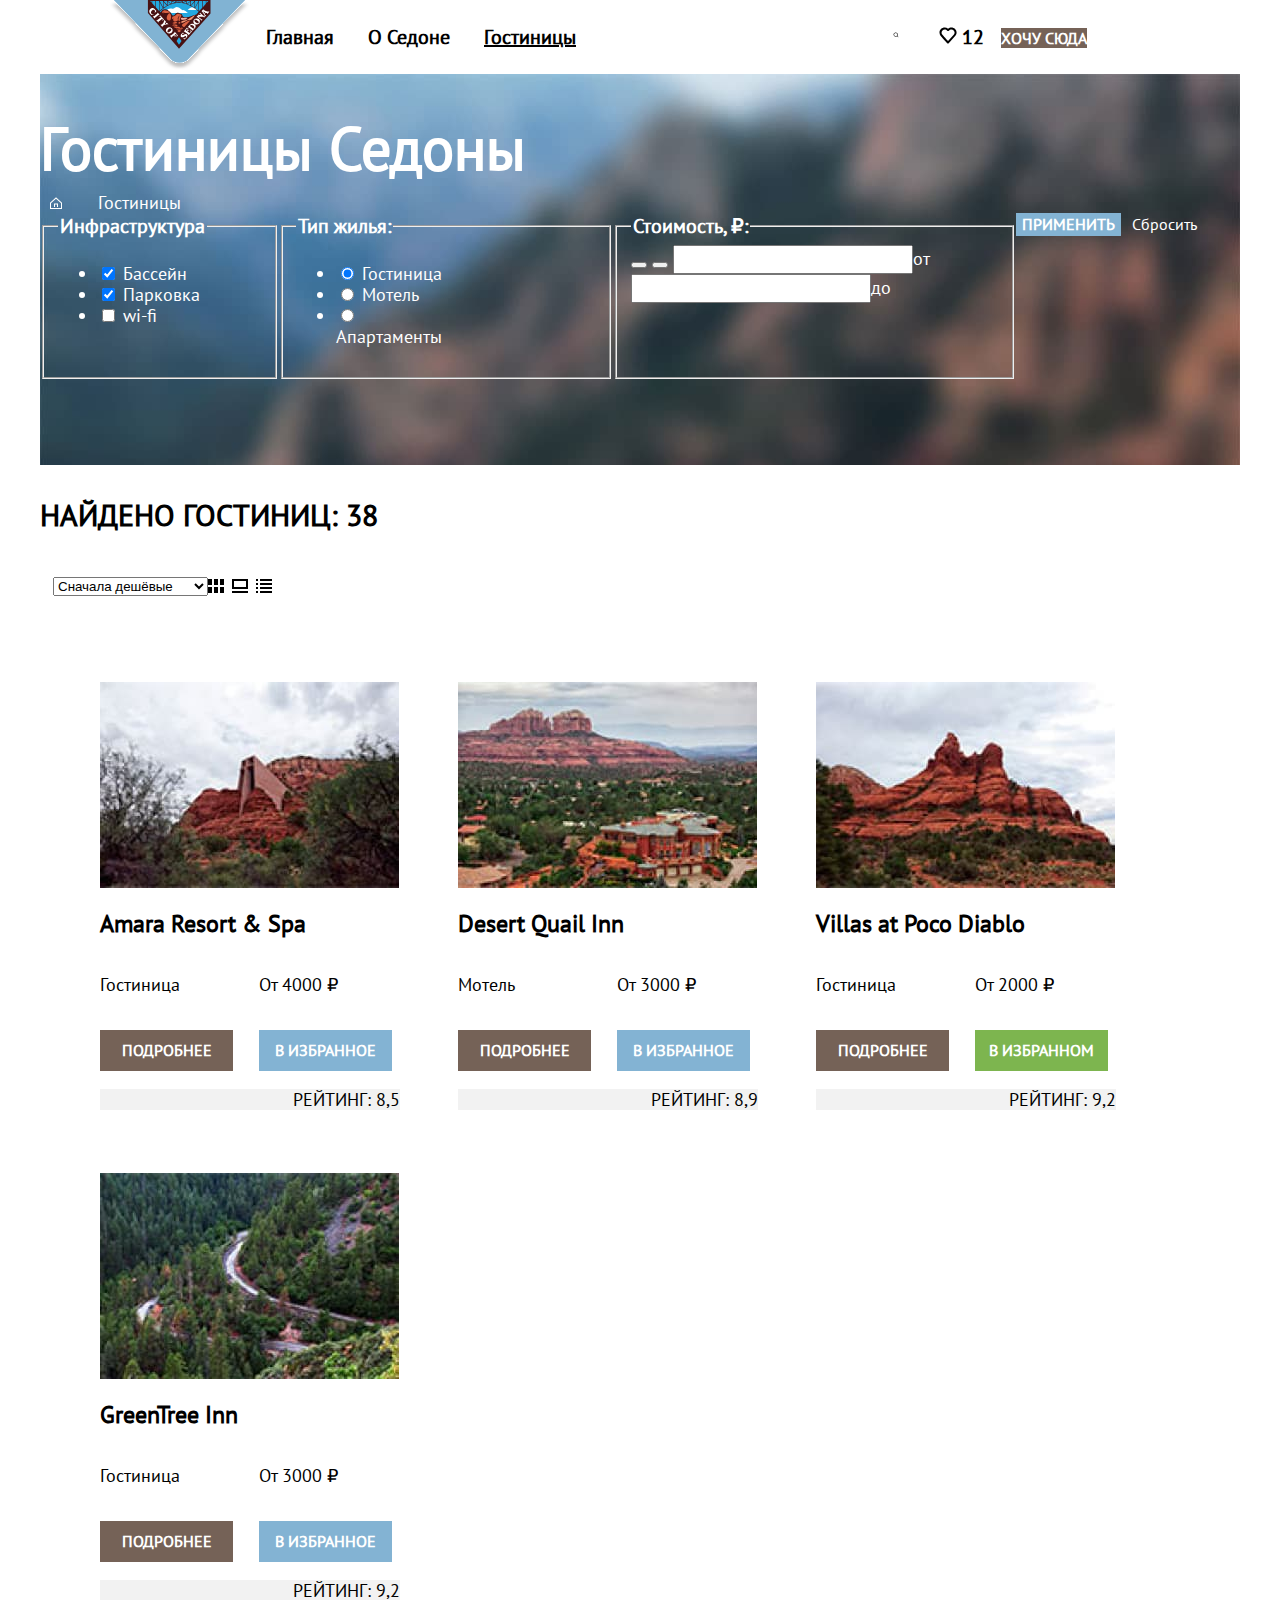
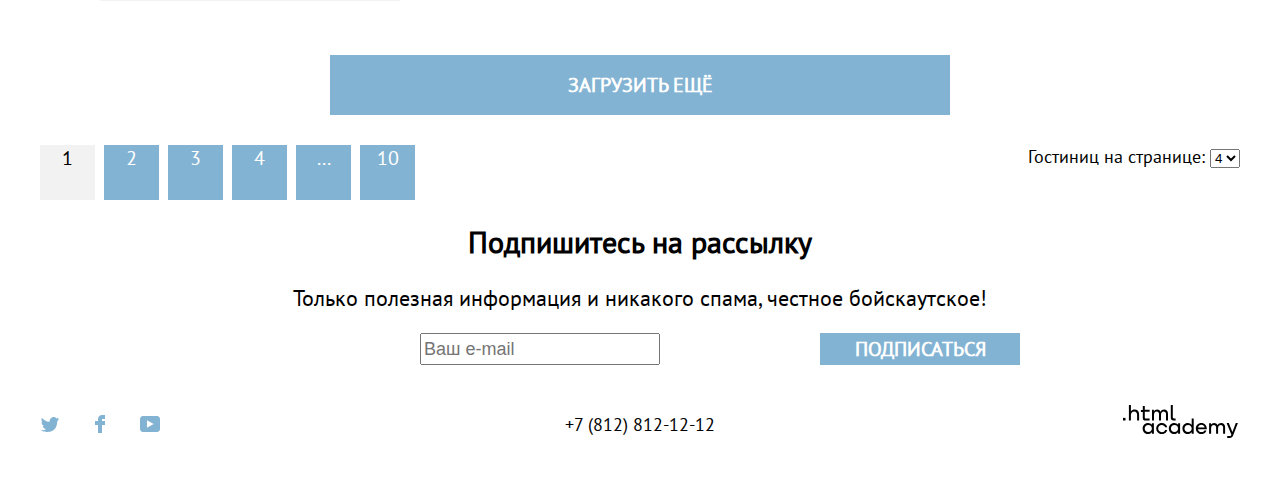
<file: 7/catalog.html>
<!DOCTYPE html>
<html lang="ru">
  <head>
    <meta charset="utf-8">
    <title>HTML Academy: Седона</title>
    <link rel="stylesheet" href="styles/styles.css">
    <base href="https://htmlacademy-htmlcss.github.io/1887371-sedona-33/7/">
</head>
  <body>
    <header class="page-header">
      <nav class="navigation">
        <a class="logo" href="index.html">
        <img src="images/logo.svg" width="139" height="70" alt="логотип Седоны" class="logo-img"> 
        </a>
        <ul class="navigation-list">
          <li class="navigation-item">
            <a class="navigation-link" href="index.html">
               Главная
            </a>
          </li>
          <li class="navigation-item">
            <a class="navigation-link" href="#">
              О Седоне
            </a>
          </li>
          <li class="navigation-item">
            <a class="navigation-link navigation-link-picked" href="catalog.html">
               Гостиницы
            </a>
          </li>
        </ul>
        <ul class="navigation-list navigation-user">
          <li class="navigation-item">
            <a class="navigation-link" href="#">
              <img src="images\Поиск.svg" width="18" height="18" alt="Поиск" class="search"> 
              <span class="visually-hidden">
               поиск
              </span>
            </a>
          </li>
          <li class="navigation-item">
            <a class="navigation-link" href="#">
              <img src="images\favorite.svg" width="18" height="17" alt="избаранные" class="favourite">
              <span class="visually-hidden">
               избаранные 
              </span>
              <span class="favourite-count">
                12
              </span>
            </a>
          </li>
          <li class="navigation-item">
            <a class="button button-navigation" href="#">
               хочу сюда
            </a>
          </li>
        </ul>
      </nav>
    </header>
    <main class="main-inner main-container">
     <div class="page-container">
      <div class="inner-header-filters">
        <header class="inner-header">
          <h1 class="inner-header-title">Гостиницы Седоны</h1>
          <ul class="breadcrumbs">
            <li class="breadcrumbs-item">
              <a class="breadcrumbs-link-image">
                <span class="visually-hidden" href="index.html">
                Главная страница
              </span>
                <img src="images\home1.svg" width="12" height="12" alt="Главная страница" class="breadcrumbs-link">
              </a> 
            </li>
            <li class="breadcrumbs-item">
              <a class="breadcrumbs-link">Гостиницы</a>
            </li>
          </ul>
        </header>
        <h2 class="visually-hidden" hidden>Список гостиниц с фильтрами</h2>
          <form class="hotels-filters" action="https://echo.htmlacademy.ru/" method="get">
            <fieldset class="hotels-filter-group checkboxes">
           <legend class="hotels-filter-title">Инфраструктура</legend>
         <ul class="hotels-filter-list">
            <li class="hotels-filter-item">
              <label class="control">
                <input class="control-input" type="checkbox" name="pool" checked>
                Бассейн
              </label>
            </li>
            <li class="hotels-filter-item">
              <label class="control">
                <input class="control-input" type="checkbox" name="parking" checked>
                Парковка
              </label>
            </li>
            <li class="hotels-filter-item">
              <label class="control">
                <input class="control-input" type="checkbox" name="wi-fi">
                wi-fi
              </label>
            </li>
          </ul>
        </fieldset>
        <fieldset class="hotels-filter-group checkboxes-types">
          <legend class="hotels-filter-title">Тип жилья:</legend>
          <ul class="hotels-filter-list">
            <li class="hotels-filter-item">
              <label class="control">
                <input class="control-input" type="radio" name="housing-type" value="hotel" checked>
                Гостиница
              </label>
            </li>
            <li class="hotels-filter-item">
              <label class="control">
                <input class="control-input" type="radio" name="housing-type" value="motel">
                Мотель
              </label>
            </li>
            <li class="hotels-filter-item">
              <label class="control">
                <input class="control-input" type="radio" name="housing-type" value="apartments ">
                Апартаменты
              </label>
            </li>
          </ul>
        </fieldset>
        <fieldset class="hotels-filter-group checkboxes-prices">
          <legend class="hotels-filter-title">Стоимость, ₽:</legend>
          <button class="range-toggle toggle-min" type="button">
            <span class="visually-hidden">Изменить минимальную цену.</span>
          </button>
          <button class="range-toggle toggle-max" type="button">
           <span class="visually-hidden">Изменить максимальную цену.</span>                        
           </button>
           <label class="hotels-filter-label">
             <input class="hotels-filter-input" type="number" name="min-price">от 
           </label>
           <label class="hotels-filter-label">
             <input class="hotels-filter-input" type="number" name="max-price">до
           </label>
          </fieldset>
          <div class="buttons-submit">
          <button class="button" type="submit">Применить</button>
          <button class="button button-submit" type="submit">Сбросить</button>
          </div>
        </form>
      </div>
      <section class="hotels-products">
        <p class="section-description-number">Найдено гостиниц: 38</p>
        <div class="sorting-container">
        <select class="select-control" aria-label="Сортировка">
          <option value="cheap">Сначала дешёвые</option>
          <option value="expensive">Сначала дорогие</option>
          <option value="popular">Сначала популярные</option>
         </select>
        <a href="#" class="button button-cards button-cards-picked">
          <img class="button-cards-image" width="16" height="14" src="images/mode-tile1.svg" alt="Показать карточки">
          <span class="visually-hidden">Показать карточки</span>
        </a>
        <a href="#" class="button button-cards">
          <img class="button-cards-image" width="16" height="14" src="images/mode-slideshow1.svg" alt="Показать по отдельности">
          <span class="visually-hidden">Показать по отдельности</span>
        </a>
        <a href="#" class="button button-cards">
          <img class="button-cards-image" width="16" height="14" src="images/mode-list1.svg" alt="Показать список">
          <span class="visually-hidden">Показать список</span>
        </a>
      </div>
        <ul class="hotels-list">
          <li class="hotels-card">
            <a class="hotels-card-link" href="#">
              <img class="hotels-card-image" width="299" height="206" src="images/hotel-1-1.jpg" alt="гостиница Amara Resort & Spa">
              <h3 class="hotels-card-title">Amara Resort & Spa</h3>
            </a>
            <div class="card-content">
            <p class="hotels-card-type">Гостиница</p>
            <p class="hotels-card-price">От 4000 ₽</p>
            <a class="hotels-card-button button-brown button" href="#">Подробнее</a>
            <a class="hotels-card-button button-blue button" href="#">В избранное</a>
          </div>
            <p class="hotels-card-rating">Рейтинг: 8,5</p>
          </li>
          <li class="hotels-card">
             <a class="hotels-card-link" href="#">
              <img class="hotels-card-image" src="images/hotel-1-2.jpg" width="299" height="206" alt="гостиница Desert Quail Inn">
              <h3 class="hotels-card-title">Desert Quail Inn</h3>
            </a>
            <div class="card-content">
            <p class="hotels-card-type">Мотель</p>
            <p class="hotels-card-price">От 3000 ₽</p>
            <a class="hotels-card-button button-brown button" href="#">Подробнее</a>
            <a class="hotels-card-button button-blue button" href="#">В избранное</a>
          </div>
            <p class="hotels-card-rating">Рейтинг: 8,9</p>
          </li>
          <li class="hotels-card">
            <a class="hotels-card-link" href="#">
              <img class="hotels-card-image" src="images/hotel-1-3.jpg" width="299" height="206" alt="гостиница Villas at Poco Diablo">
              <h3 class="hotels-card-title">Villas at Poco Diablo</h3>
            </a>
            <div class="card-content">
            <p class="hotels-card-type">Гостиница</p>
            <p class="hotels-card-price">От 2000 ₽</p>
            <a class="hotels-card-button button-brown button" href="#">Подробнее</a>
            <a class="hotels-card-button button-blue-picked button" href="#">В избранном</a>
            </div>
            <p class="hotels-card-rating">Рейтинг: 9,2</p>
          </li>
          <li class="hotels-card">
            <a class="hotels-card-link" href="#">
              <img class="hotels-card-image" src="images/hotel-1.jpg" width="299" height="206" alt="гостица GreenTree Inn">
              <h3 class="hotels-card-title">GreenTree Inn</h3>
             </a>
             <div class="card-content">
            <p class="hotels-card-type">Гостиница</p>
            <p class="hotels-card-price">От 3000 ₽</p>
            <a class="hotels-card-button button-brown button" href="#">Подробнее</a>
            <a class="hotels-card-button button-blue button" href="#">В избранное</a>
            </div>
            <p class="hotels-card-rating">Рейтинг: 9,2</p>
          </li> 
        </ul>
        <button class="button button-more" type="button">Загрузить ещё</button>
        <div class="pagination-container">
        <ul class="pagination">
          <li class="pagination-item">
            <a class="pagination-link pagination-current">1</a>
          </li>
          <li class="pagination-item">
            <a class="pagination-link" href="#">2</a>
          </li>
          <li class="pagination-item">
            <a class="pagination-link" href="#">3</a>
          </li>
          <li class="pagination-item">
            <a class="pagination-link" href="#">4</a>
          </li>
          <li class="pagination-item">
            <a class="pagination-link" href="#">...</a>
          </li>
          <li class="pagination-item">
            <a class="pagination-link" href="#">10</a>
          </li>
        </ul>
        <form class="sorting-type">
          <label class="sorting-type-title" for="sorting">Гостиниц на странице:</label>
          <select class="select-control" id="sorting" name="sorting">
            <option value="4">4</option>
            <option value="1">1</option>
            <option value="2">2</option>
            <option value="3">3</option>
          </select>
        </form>
      </div>
      </section>
      <section class="subscribe-inner">
        <h2 class="subscribe-inner-title">Подпишитесь на рассылку</h2>
        <p class="subscribe-inner-description">Только полезная информация и никакого спама, честное бойскаутское!</p>
        <form class="newsletter-form" action="https://echo.htmlacademy.ru/" method="post">
          <p class="newsletter-email">
            <label class="visually-hidden" for="newsletter-email">Email</label>
            <input class="newsletter-email-field"  placeholder="Ваш e-mail" type="email" name="newsletter-email" id="newsletter-email" required>
          </p>
          <button class="button newsletter-button" type="submit">
            подписаться
          </button>
        </form>
      </section>
      </div>
    </main>
    <footer class="page-footer">
      <div class="page-footer-container">
      <div class="social-links">
        <a class="social-link" href="https://twitter.com/htmlacademy_ru">
          <img src="images\social-twitter.svg" width="18" heigh="15" alt="Твиттер" class="social-link-twitter">
          <span class="visually-hidden">Твиттер</span>
        </a>
        <a class="social-link" href="https://www.facebook.com/htmlacademy">
          <img src="images\social-facebook.svg" width="10" heigh="18" alt="Файсбук" class="social-link-facebook">
          <span class="visually-hidden">Фейсбук</span>
        </a>
        <a class="social-link" href="https://www.youtube.com/c/htmlacademyRUS">
          <img src="images\social-youtube.svg" width="20" heigh="16" alt="Ютьюб" class="social-link-youtube">
          <span class="visually-hidden">Ютьюб</span>
        </a>
      </div>
      <a class="footer-phone" href="tel:+78128121212">+7 (812) 812-12-12</a>
      <a class="footer-site" href="https://htmlacademy.ru/">
        <img src="images/logo_htmlacademy.svg" width="115" heigh="34" alt="логотип html academy">
      </a> 
      </div>
    </footer>
  </body>
</html>
</file>
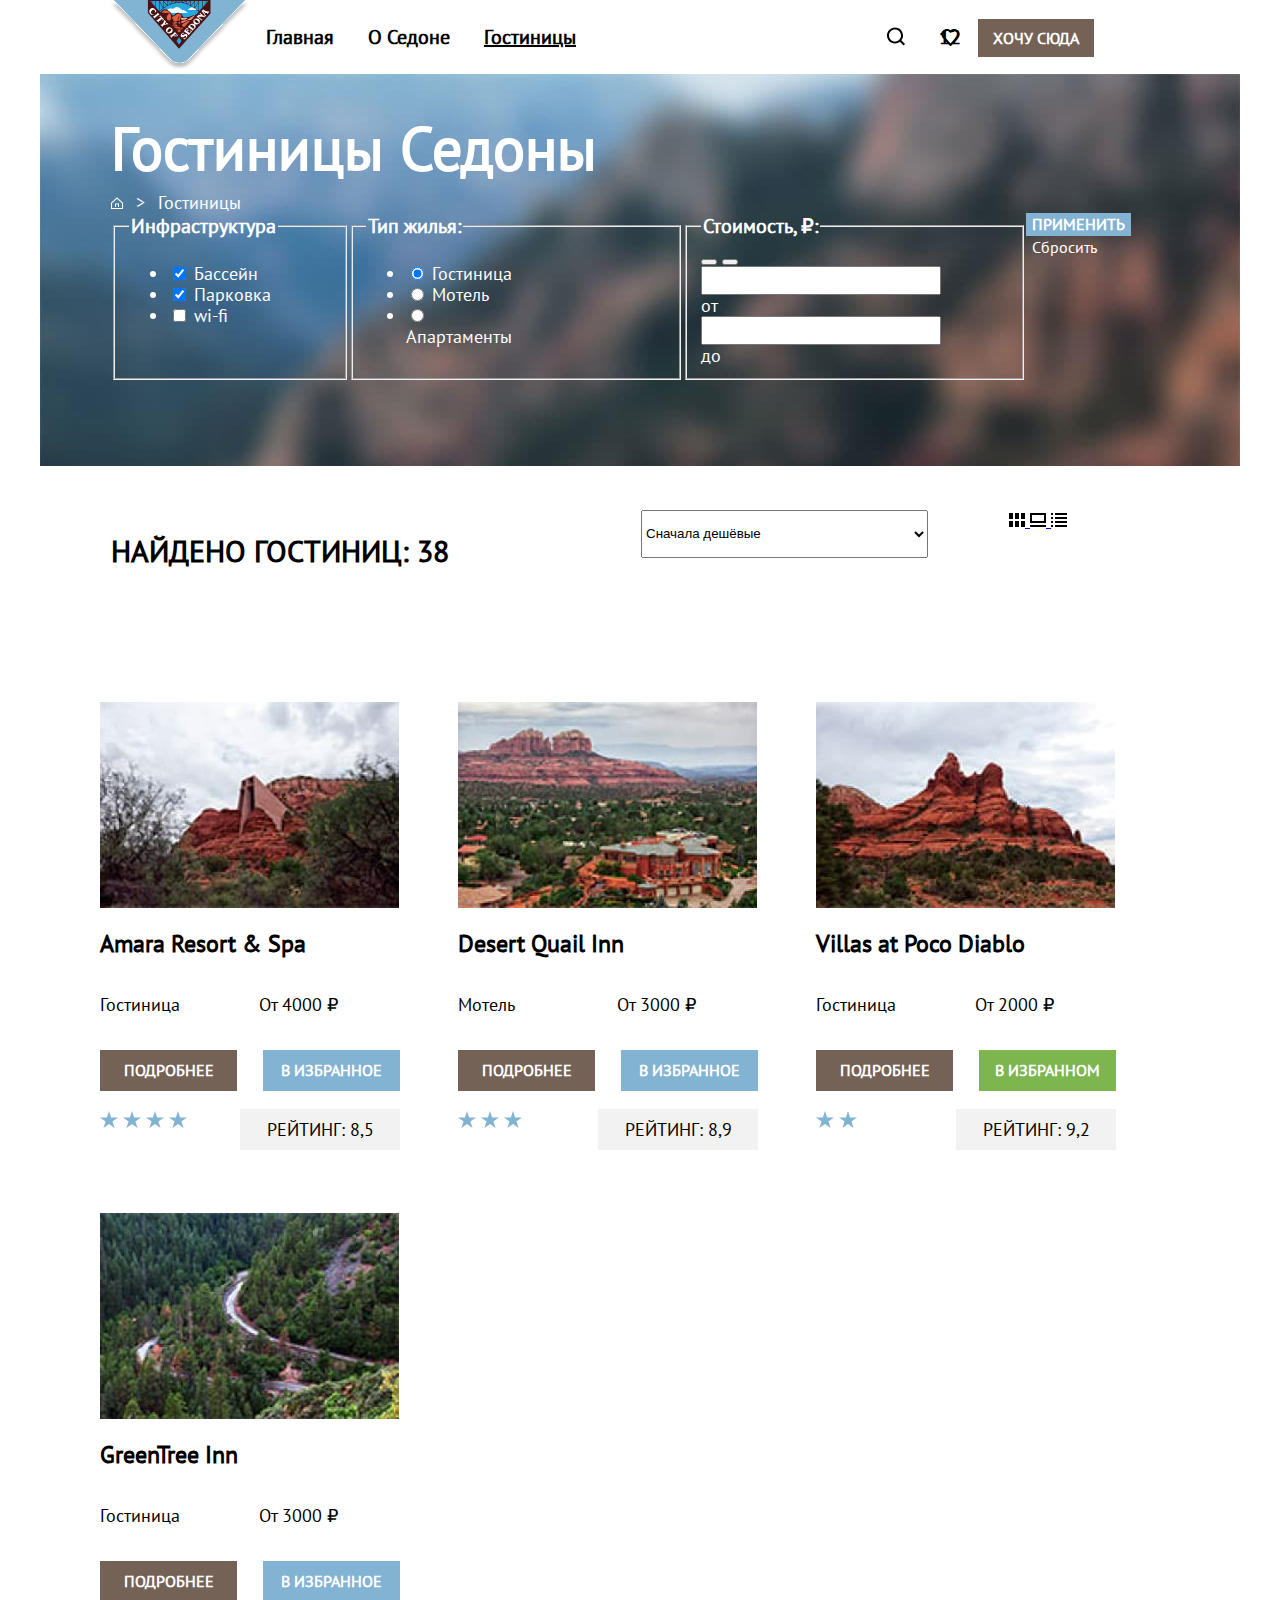
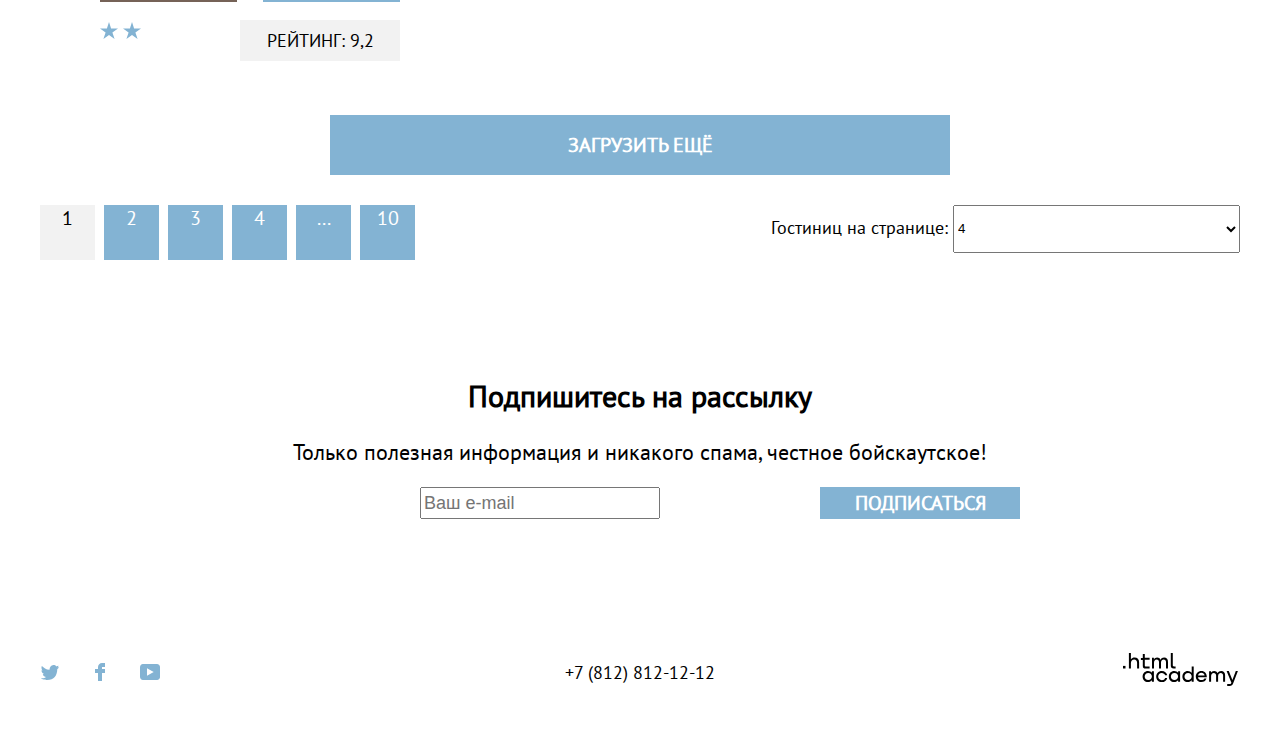
<file: 8/catalog.html>
<!DOCTYPE html>
<html lang="ru">
  <head>
    <meta charset="utf-8">
    <title>HTML Academy: Седона</title>
    <link rel="stylesheet" href="styles/styles.css">
    <base href="https://htmlacademy-htmlcss.github.io/1887371-sedona-33/8/">
</head>
  <body>
    <header class="page-header">
      <nav class="navigation">
        <a class="logo" href="index.html">
        <img src="images/logo.svg" width="139" height="70" alt="логотип Седоны" class="logo-img"> 
        </a>
        <ul class="navigation-list">
          <li class="navigation-item">
            <a class="navigation-link" href="index.html">
               Главная
            </a>
          </li>
          <li class="navigation-item">
            <a class="navigation-link" href="#">
              О Седоне
            </a>
          </li>
          <li class="navigation-item">
            <a class="navigation-link navigation-link-picked" href="catalog.html">
               Гостиницы
            </a>
          </li>
        </ul>
        <ul class="navigation-list navigation-user">
          <li class="navigation-item">
            <a class="navigation-link" href="#">
              <svg  class="navigation-icon" aria-hidden="true" focusable="false" width="42" height="66" viewBox="0 0 42 66" fill="none" xmlns="http://www.w3.org/2000/svg">
                <path d="M30.0257 40.05L26.3152 36.35C27.318 35.05 28.02 33.35 28.02 31.45C28.02 27.05 24.4098 23.45 19.9973 23.45C15.5848 23.45 11.9746 27.15 11.9746 31.55C11.9746 35.95 15.5848 39.55 19.9973 39.55C21.8024 39.55 23.5072 38.95 24.9112 37.85L28.6217 41.55L30.0257 40.05ZM19.9973 37.55C16.6879 37.55 13.9803 34.85 13.9803 31.55C13.9803 28.25 16.6879 25.55 19.9973 25.55C23.3067 25.55 26.0143 28.25 26.0143 31.55C26.0143 34.85 23.3067 37.55 19.9973 37.55Z" fill="black"/>
                </svg>
              <span class="visually-hidden">
               поиск
              </span>
            </a>
          </li>
          <li class="navigation-item">
            <a class="navigation-link" href="#">
              <svg  class="navigation-icon" aria-hidden="true" focusable="false" width="19" height="17" viewBox="0 0 19 17" fill="none" xmlns="http://www.w3.org/2000/svg">
                <path d="M9.44382 17C9.14296 17 8.84211 16.9 8.64155 16.6C3.22622 10.5 1.92253 9.1 1.62168 8.7C0.91969 7.8 0.518555 6.6 0.518555 5.4C0.518555 2.4 2.92537 0 6.03416 0C7.33785 0 8.54126 0.5 9.5441 1.3C10.5469 0.5 11.8506 0 13.054 0C16.0625 0 18.5696 2.4 18.5696 5.4C18.5696 6.7 18.0682 7.9 17.266 8.8L10.2461 16.7C10.0455 16.9 9.84495 17 9.44382 17ZM3.42679 7.5C3.72764 7.9 6.93672 11.5 9.5441 14.4L15.7617 7.4C16.2631 6.9 16.4637 6.2 16.4637 5.4C16.4637 3.6 14.9594 2.1 13.1543 2.1C12.1515 2.1 11.1486 2.6 10.4467 3.4C10.1458 3.7 9.84495 3.8 9.5441 3.8C9.24325 3.8 8.9424 3.6 8.74183 3.4C8.03984 2.6 7.037 2.1 6.03416 2.1C4.22906 2.1 2.7248 3.6 2.7248 5.4C2.62452 6.3 3.02565 7 3.42679 7.5C3.3265 7.5 3.3265 7.5 3.42679 7.5Z" fill="black"/>
                </svg>
              <span class="visually-hidden">
               избаранные 
              </span>
              <span class="favourite-count">
                12
              </span>
            </a>
          </li>
          <li class="navigation-item">
            <a class="button button-navigation" href="#">
               хочу сюда
            </a>
          </li>
        </ul>
      </nav>
    </header>
    <main class="main-inner main-container">
     <div class="page-container">
      <div class="inner-header-filters">
        <header class="inner-header">
          <h1 class="inner-header-title">Гостиницы Седоны</h1>
          <ul class="breadcrumbs">
            <li class="breadcrumbs-item">
              <a class="breadcrumbs-link-img" href="index.html">
                <svg class="breadcrumbs-icon" aria-hidden="true" focusable="false" width="12" height="12" viewBox="0 0 12 12" fill="none" xmlns="http://www.w3.org/2000/svg">
                  <path d="M6 0.300049L0 5.80005V12H12V5.80005L6 0.300049ZM11 11H1V6.20005L6 1.70005L11 6.20005V11Z" fill="white"/>
                  <path d="M4 10H5V7.5H7V10H8V6.5H4V10Z" fill="white"/>
                  </svg>
                <span class="visually-hidden">
                Главная страница
              </span>
              </a> 
            </li>
            >
            <li class="breadcrumbs-item">
              <a class="breadcrumbs-link">Гостиницы</a>
            </li>
          </ul>
        </header>
        <h2 class="visually-hidden" hidden>Список гостиниц с фильтрами</h2>
          <form class="hotels-filters" action="https://echo.htmlacademy.ru/" method="get">
            <fieldset class="hotels-filter-group checkboxes">
           <legend class="hotels-filter-title">Инфраструктура</legend>
         <ul class="hotels-filter-list">
            <li class="hotels-filter-item">
              <label class="control">
                <input class="control-input" type="checkbox" name="pool" checked>
                Бассейн
              </label>
            </li>
            <li class="hotels-filter-item">
              <label class="control">
                <input class="control-input" type="checkbox" name="parking" checked>
                Парковка
              </label>
            </li>
            <li class="hotels-filter-item">
              <label class="control">
                <input class="control-input" type="checkbox" name="wi-fi">
                wi-fi
              </label>
            </li>
          </ul>
        </fieldset>
        <fieldset class="hotels-filter-group checkboxes-types">
          <legend class="hotels-filter-title">Тип жилья:</legend>
          <ul class="hotels-filter-list">
            <li class="hotels-filter-item">
              <label class="control">
                <input class="control-input" type="radio" name="housing-type" value="hotel" checked>
                Гостиница
              </label>
            </li>
            <li class="hotels-filter-item">
              <label class="control">
                <input class="control-input" type="radio" name="housing-type" value="motel">
                Мотель
              </label>
            </li>
            <li class="hotels-filter-item">
              <label class="control">
                <input class="control-input" type="radio" name="housing-type" value="apartments ">
                Апартаменты
              </label>
            </li>
          </ul>
        </fieldset>
        <fieldset class="hotels-filter-group checkboxes-prices">
          <legend class="hotels-filter-title">Стоимость, ₽:</legend>
          <button class="range-toggle toggle-min" type="button">
            <span class="visually-hidden">Изменить минимальную цену.</span>
          </button>
          <button class="range-toggle toggle-max" type="button">
           <span class="visually-hidden">Изменить максимальную цену.</span>                        
           </button>
           <label class="hotels-filter-label">
             <input class="hotels-filter-input" type="number" name="min-price">от 
           </label>
           <label class="hotels-filter-label">
             <input class="hotels-filter-input" type="number" name="max-price">до
           </label>
          </fieldset>
          <div class="buttons-submit">
          <button class="button" type="submit">Применить</button>
          <button class="button button-submit" type="submit">Сбросить</button>
          </div>
        </form>
      </div>
      <section class="hotels-products">
        <div class="filters-cards">
        <p class="section-description-number">Найдено гостиниц: 38</p>
        <div class="sorting-container">
        <select class="select-control" aria-label="Сортировка">
          <option value="cheap">Сначала дешёвые</option>
          <option value="expensive">Сначала дорогие</option>
          <option value="popular">Сначала популярные</option>
         </select>
         <div class="cards">
        <a class="card-grid-toggle" href="#" class="button button-cards button-cards-picked">
          <svg width="16" height="14" viewBox="0 0 16 14" fill="none" xmlns="http://www.w3.org/2000/svg">
            <path d="M4 0H0V6H4V0Z" fill="black"/>
            <path d="M16 0H12V6H16V0Z" fill="black"/>
            <path d="M10 0H6V6H10V0Z" fill="black"/>
            <path d="M4 8H0V14H4V8Z" fill="black"/>
            <path d="M16 8H12V14H16V8Z" fill="black"/>
            <path d="M10 8H6V14H10V8Z" fill="black"/>
            </svg>            
          <span class="visually-hidden">Показать карточки</span>
        </a>
        <a class="card-grid-toggle" href="#" class="button button-cards">
          <svg width="16" height="14" viewBox="0 0 16 14" fill="none" xmlns="http://www.w3.org/2000/svg">
            <path d="M16 12H0V14H16V12Z" fill="black"/>
            <path d="M14 2V8H2V2H14ZM16 0H0V10H16V0Z" fill="black"/>
            </svg>
            <span class="visually-hidden">Показать по отдельности</span>
        </a>
        <a class="card-grid-toggle" href="#" class="button button-cards">
          <svg width="16" height="14" viewBox="0 0 16 14" fill="none" xmlns="http://www.w3.org/2000/svg">
            <path d="M2 0H0V2H2V0Z" fill="black"/>
            <path d="M16 0H4V2H16V0Z" fill="black"/>
            <path d="M2 4H0V6H2V4Z" fill="black"/>
            <path d="M16 4H4V6H16V4Z" fill="black"/>
            <path d="M2 8H0V10H2V8Z" fill="black"/>
            <path d="M16 8H4V10H16V8Z" fill="black"/>
            <path d="M2 12H0V14H2V12Z" fill="black"/>
            <path d="M16 12H4V14H16V12Z" fill="black"/>
            </svg>
            <span class="visually-hidden">Показать список</span>
        </a>
      </div>
      </div>
      </div>
        <ul class="hotels-list">
          <li class="hotels-card">
            <a class="hotels-card-link" href="#">
              <img class="hotels-card-image" width="299" height="206" src="images/hotel-1-1.jpg" alt="гостиница Amara Resort & Spa">
              <h3 class="hotels-card-title">Amara Resort & Spa</h3>
            </a>
            <div class="card-content">
            <p class="hotels-card-type">Гостиница</p>
            <p class="hotels-card-price">От 4000 ₽</p>
            </div>
            <div class="card-button">
            <a class="hotels-card-button button-brown button" href="#">Подробнее</a>
            <a class="hotels-card-button button-blue button" href="#">В избранное</a>
          </div>
          <div class="rating-container">         
          <div class="stars">
            <svg class="star" width="18" height="17" viewBox="0 0 18 17" fill="none" xmlns="http://www.w3.org/2000/svg">
              <path d="M9 0L11.1 6.5H18L12.4 10.5L14.6 17L9 13L3.4 17L5.6 10.5L0 6.5H6.9L9 0Z" fill="#83B3D3"/>
            </svg>
            <svg class="star" width="18" height="17" viewBox="0 0 18 17" fill="none" xmlns="http://www.w3.org/2000/svg">
                <path d="M9 0L11.1 6.5H18L12.4 10.5L14.6 17L9 13L3.4 17L5.6 10.5L0 6.5H6.9L9 0Z" fill="#83B3D3"/>
            </svg>
            <svg class="star" width="18" height="17" viewBox="0 0 18 17" fill="none" xmlns="http://www.w3.org/2000/svg">
                  <path d="M9 0L11.1 6.5H18L12.4 10.5L14.6 17L9 13L3.4 17L5.6 10.5L0 6.5H6.9L9 0Z" fill="#83B3D3"/>
            </svg>
            <svg class="star" width="18" height="17" viewBox="0 0 18 17" fill="none" xmlns="http://www.w3.org/2000/svg">
                    <path d="M9 0L11.1 6.5H18L12.4 10.5L14.6 17L9 13L3.4 17L5.6 10.5L0 6.5H6.9L9 0Z" fill="#83B3D3"/>
            </svg>
          </div>
            <p class="hotels-card-rating">Рейтинг: 8,5</p>
          </div>   
          </li>
          <li class="hotels-card">
             <a class="hotels-card-link" href="#">
              <img class="hotels-card-image" src="images/hotel-1-2.jpg" width="299" height="206" alt="гостиница Desert Quail Inn">
              <h3 class="hotels-card-title">Desert Quail Inn</h3>
            </a>
            <div class="card-content">
            <p class="hotels-card-type">Мотель</p>
            <p class="hotels-card-price">От 3000 ₽</p>
          </div>
          <div class="card-button">
            <a class="hotels-card-button button-brown button" href="#">Подробнее</a>
            <a class="hotels-card-button button-blue button" href="#">В избранное</a>
          </div>
          <div class="rating-container">         
            <div class="stars">
              <svg class="star" width="18" height="17" viewBox="0 0 18 17" fill="none" xmlns="http://www.w3.org/2000/svg">
                <path d="M9 0L11.1 6.5H18L12.4 10.5L14.6 17L9 13L3.4 17L5.6 10.5L0 6.5H6.9L9 0Z" fill="#83B3D3"/>
              </svg>
              <svg class="star" width="18" height="17" viewBox="0 0 18 17" fill="none" xmlns="http://www.w3.org/2000/svg">
                  <path d="M9 0L11.1 6.5H18L12.4 10.5L14.6 17L9 13L3.4 17L5.6 10.5L0 6.5H6.9L9 0Z" fill="#83B3D3"/>
              </svg>
              <svg class="star" width="18" height="17" viewBox="0 0 18 17" fill="none" xmlns="http://www.w3.org/2000/svg">
                    <path d="M9 0L11.1 6.5H18L12.4 10.5L14.6 17L9 13L3.4 17L5.6 10.5L0 6.5H6.9L9 0Z" fill="#83B3D3"/>
              </svg>
            </div>
            <p class="hotels-card-rating">Рейтинг: 8,9</p>
            </div>
          </li>
          <li class="hotels-card">
            <a class="hotels-card-link" href="#">
              <img class="hotels-card-image" src="images/hotel-1-3.jpg" width="299" height="206" alt="гостиница Villas at Poco Diablo">
              <h3 class="hotels-card-title">Villas at Poco Diablo</h3>
            </a>
            <div class="card-content">
            <p class="hotels-card-type">Гостиница</p>
            <p class="hotels-card-price">От 2000 ₽</p>
          </div>
          <div class="card-button">
            <a class="hotels-card-button button-brown button" href="#">Подробнее</a>
            <a class="hotels-card-button button-blue-picked button" href="#">В избранном</a>
            </div>
            <div class="rating-container">         
              <div class="stars">
                <svg class="star" width="18" height="17" viewBox="0 0 18 17" fill="none" xmlns="http://www.w3.org/2000/svg">
                  <path d="M9 0L11.1 6.5H18L12.4 10.5L14.6 17L9 13L3.4 17L5.6 10.5L0 6.5H6.9L9 0Z" fill="#83B3D3"/>
                </svg>
                <svg class="star" width="18" height="17" viewBox="0 0 18 17" fill="none" xmlns="http://www.w3.org/2000/svg">
                    <path d="M9 0L11.1 6.5H18L12.4 10.5L14.6 17L9 13L3.4 17L5.6 10.5L0 6.5H6.9L9 0Z" fill="#83B3D3"/>
                </svg>

              </div>
            <p class="hotels-card-rating">Рейтинг: 9,2</p>
            </div>
          </li>
          <li class="hotels-card">
            <a class="hotels-card-link" href="#">
              <img class="hotels-card-image" src="images/hotel-1.jpg" width="299" height="206" alt="гостица GreenTree Inn">
              <h3 class="hotels-card-title">GreenTree Inn</h3>
             </a>
             <div class="card-content">
            <p class="hotels-card-type">Гостиница</p>
            <p class="hotels-card-price">От 3000 ₽</p>
          </div>
          <div class="card-button">
            <a class="hotels-card-button button-brown button" href="#">Подробнее</a>
            <a class="hotels-card-button button-blue button" href="#">В избранное</a>
            </div>
            <div class="rating-container">         
              <div class="stars">
                <svg class="star" width="18" height="17" viewBox="0 0 18 17" fill="none" xmlns="http://www.w3.org/2000/svg">
                  <path d="M9 0L11.1 6.5H18L12.4 10.5L14.6 17L9 13L3.4 17L5.6 10.5L0 6.5H6.9L9 0Z" fill="#83B3D3"/>
                </svg>
                <svg class="star" width="18" height="17" viewBox="0 0 18 17" fill="none" xmlns="http://www.w3.org/2000/svg">
                    <path d="M9 0L11.1 6.5H18L12.4 10.5L14.6 17L9 13L3.4 17L5.6 10.5L0 6.5H6.9L9 0Z" fill="#83B3D3"/>
                </svg>

              </div>
            <p class="hotels-card-rating">Рейтинг: 9,2</p>
            </div>
          </li> 
        </ul>
        <button class="button button-more" type="button">Загрузить ещё</button>
        <div class="pagination-container">
        <ul class="pagination">
          <li class="pagination-item">
            <a class="pagination-link pagination-current">1</a>
          </li>
          <li class="pagination-item">
            <a class="pagination-link" href="#">2</a>
          </li>
          <li class="pagination-item">
            <a class="pagination-link" href="#">3</a>
          </li>
          <li class="pagination-item">
            <a class="pagination-link" href="#">4</a>
          </li>
          <li class="pagination-item">
            <a class="pagination-link" href="#">...</a>
          </li>
          <li class="pagination-item">
            <a class="pagination-link" href="#">10</a>
          </li>
        </ul>
        <form class="sorting-type">
          <label class="sorting-type-title" for="sorting">Гостиниц на странице:</label>
          <select class="select-control" id="sorting" name="sorting">
            <option value="4">4</option>
            <option value="1">1</option>
            <option value="2">2</option>
            <option value="3">3</option>
          </select>
        </form>
      </div>
      </section>
      <section class="subscribe-inner">
        <h2 class="subscribe-inner-title">Подпишитесь на рассылку</h2>
        <p class="subscribe-inner-description">Только полезная информация и никакого спама, честное бойскаутское!</p>
        <form class="newsletter-form" action="https://echo.htmlacademy.ru/" method="post">
          <p class="newsletter-email">
            <label class="visually-hidden" for="newsletter-email">Email</label>
            <input class="newsletter-email-field"  placeholder="Ваш e-mail" type="email" name="newsletter-email" id="newsletter-email" required>
          </p>
          <button class="button newsletter-button" type="submit">
            подписаться
          </button>
        </form>
      </section>
      </div>
    </main>
    <footer class="page-footer">
      <div class="page-footer-container">
      <div class="social-links">
        <a class="social-link" href="https://twitter.com/htmlacademy_ru">
          <img src="images\social-twitter.svg" width="18" heigh="15" alt="Твиттер" class="social-link-twitter">
          <span class="visually-hidden">Твиттер</span>
        </a>
        <a class="social-link" href="https://www.facebook.com/htmlacademy">
          <img src="images\social-facebook.svg" width="10" heigh="18" alt="Файсбук" class="social-link-facebook">
          <span class="visually-hidden">Фейсбук</span>
        </a>
        <a class="social-link" href="https://www.youtube.com/c/htmlacademyRUS">
          <img src="images\social-youtube.svg" width="20" heigh="16" alt="Ютьюб" class="social-link-youtube">
          <span class="visually-hidden">Ютьюб</span>
        </a>
      </div>
      <a class="footer-phone" href="tel:+78128121212">+7 (812) 812-12-12</a>
      <a class="footer-site" href="https://htmlacademy.ru/">
        <img src="images/logo_htmlacademy.svg" width="115" heigh="34" alt="логотип html academy">
      </a> 
      </div>
    </footer>
  </body>
</html>
</file>
<file: styles/styles.css>
@font-face {
    font-family: "PT Sans";
    font-style: normal;
    font-weight: 400;
    src: url("../fonts/ptsans-400.woff2") format("woff2"); 
    font-display: swap;
}

@font-face {
    font-family: "PT Sans";
    font-style: normal;
    font-weight: 70;
    src: url("../fonts/ptsans-700.woff2") format("woff2");
    font-display: swap;
}

html {
    height: 100%;
}

body {
    margin: 0;
    display: flex;
    flex-direction: column;
    min-height: 100%;
    font-family: "PT Sans", sans-serif;
    font-size: 18px;
    line-height: 21px;
    color: #333333;
    background-color: #E5E5E5;
}

.visually-hidden {
    position: absolute;
    width: 1px;
    height: 1px;
    margin: -1px;
    padding: 0;
    border: 0;
    clip: rect(0 0 0 0);
    overflow: hidden;
  }

.button {
    font-family: inherit;
    font-weight: 700;
    text-align: center;
    color: #FFFFFF;
    background-color: #83B3D3;
    text-decoration: none;
    text-transform: uppercase;
    border:none;
    font-size: 16px;
    line-height: 21px;
    border-radius: 4px;
}

.page-header {
    color: #000000;
    background-color: #FFFFFF;
    z-index: 10;
    position: relative;
}

.logo {
    width: 139px;
    text-transform: uppercase;
    border:none;
}

.logo-img {
    text-decoration: none;
}

.navigation {
    display: flex;
    width: 1060px;
    margin: 0 auto;
    height: 65px;
}

.navigation-list {
    display: flex;
    flex-wrap: wrap;
    width: 400px;
    margin: 0;
    list-style-type: none;
    align-items: center;
}

.navigation-link {
    position: relative;
    display: block;
    padding: 20px 17px;
    font-weight: 700;
    line-height: 26px;
    font-size: 20px;
    text-align: center;
    color: #000000;
    text-decoration: none;
}

.navigation-icon {
        position: absolute;
        top: 0;
        right: 0;
        bottom: 0;
        left: 0;
        margin: auto;
}

.navigation-link-picked {
    text-decoration: underline;
}

.navigation-user {
    max-width: 300px;
    margin-left: auto;
}

.navigation-user .navigation-link {
    min-width: 18px; 
    min-height: 18px;
}

.button-navigation {
    padding: 9px 15px;
}

.main-container {
    flex-grow: 1;
}

.button-navigation {
    background-color: #756257;
    line-height: 20px;
}


.main-index {
    color: #333333;
    background-color: #FFFFFF;
}

.main-inner {
    color: #000000;
    background-color: #FFFFFF;
}

.page-container {
    width: 1200px;
    margin: 0 auto;
}

.main-welcome {
    position: relative;
    background-color: #83B3D3;
    background-image: url("../images/index-background.jpg");
    background-size: 100% auto;
    background-repeat: no-repeat;
    padding-top: 51px;
    padding-bottom: 83px;
    z-index: 9;
}

.main-welcome::after {
    position: absolute;
    background-repeat: no-repeat; 
    content: url("../images/divider.png");
    z-index: 10;
    padding-top: 26px;
}

.welcome {
    display: block; 
    margin: 0 auto;
}

.inner-header-filters {
    color:#FFFFFF;
    background-color: #000000;
    background-image: url("../images/catalog-background1.jpg");
    background-size: 100% auto;
    background-repeat: no-repeat; 
    padding-top: 35px;
    padding-bottom: 86px;
    padding-left: 71px;
    padding-right: 72px;
}

.section-title {
    color: #000000;
    font-size: 30px;
    line-height: 36px;
    text-transform: uppercase;
    text-align: center;
    font-weight: 700;
    margin-top: 63px;
}

.section-description {
    font-size: 22px;
    line-height: 36px;
    text-align: center;
    margin-top: 31px;
    margin-bottom: 80px;
}

.advantages-group {
    display: flex;
}

.advantages-list,
.services-list {
    display: flex; 
    flex-wrap: wrap;
    list-style-type: none;
    padding: 0;
    margin: 0;
}

.services-list, 
.advantages-columns {
    display: flex; 
    justify-content: space-between;  
    background-color: white;
}

.advantages-item,
.services-item {
    color: #000000;
    text-align: center;
    width: 400px;
}

.services-item {
    padding-top: 89px;
    padding-bottom: 79px;
}

.advantages-item {
    padding-top: 98px;
}

.advantages-title,
.services-title {
    font-size: 24px;
    line-height: 28px;
    font-weight: 700;
    text-transform: uppercase;
    text-align: center;
    width: 400px;
    margin: 0;
    padding: 0;
}

.advantages-description {
    margin-top: 30px; 
}  

.services-title {
    margin-top: 23px;
    margin-bottom: 20px;
}

.advantages-text {
    padding: 0;
    padding-top: 98px;
}

.advantages-item-white {
    color: #FFFFFF;
    background-color: #83B3D3;
    width: 1200px;
    padding: 0;
}

.services-item,
.advantages-item-grey {
    background-color: rgba(242, 242, 242, 1);}

.services-item-white {
    background-color: #FFFFFF;
}

.advantages-item-blue {
    background-color: rgba(131, 179, 211, 0.2);
}
.advantages-item-grey,
.advantages-item-blue {
    padding-bottom: 108px;
}

.booking {
    text-align: center;
    line-height: 36px;
    margin-top: 91px;
    margin-bottom: 93px;
}

.booking-title {
    color: #000000;
    font-size: 30px;
}

.booking-description {
    font-size: 22px;
    margin-top: 29px;
    margin-bottom: 56px;
}

.button-search{
    background-color: #756257;
    padding: 15px 0;
    font-size: 20px;
}

.subscribe-index {
    background-color: #333333;
    background-image: url("../images/background.index.jpg");
    background-size: 100% auto;
    background-repeat: no-repeat;
    color: #FFFFFF;
    text-align: center;
    padding: 94px 0;
}   

.subscribe-index-title {
    font-weight: 700;
    font-size: 30px;
    line-height: 36px;
    text-transform: uppercase;
}

.subscribe-index-description {
    font-size: 22px;
    line-height: 26px;
    margin-top: 29px;
    margin-bottom: 46px;
}

.newsletter-form {
    display: flex;
}

.newsletter-email,
.newsletter-button {
    margin: 0 auto;
    font-size: 20px;
    line-height: 26px; 
}

.newsletter-email {
    width: 600px;
    border-radius: 4px;
}

.newsletter-button {
    width: 200px;
    margin-left: 0;
}

.newsletter-email-field {
    color:#F2F2F2;
    font-size: 18px; 
    line-height: 26px;
}

.page-footer {
    text-align: center;
    background-color: #FFFFFF;
    padding: 40px 0;
}

.page-footer-container {
    display: flex;
    width: 1200px;
    margin: 0 auto;
    align-items: center;
}

.social-links,
.footer-site {
    width: 120px; 
} 

.social-links {
    display: flex;
    flex-wrap: wrap; 
    margin: 0;
    padding: 0;
    list-style-type: none;
    gap: 30px;
}

.social-link {
    color: #83B3D3;
    width: 20px;
    height: 18px;
}

.footer-phone {
    text-decoration-line: none;
    color: #000000;
    display: block;
    margin: 0 auto;
}

.inner-header-title {
    font-size: 60px;
    line-height: 78px;
    font-weight: 700;
    margin: 0;
    margin-bottom: 5px;
}

.breadcrumbs {
    display: flex;
    margin: 0;
    padding: 0;
    list-style-type: none;
    gap: 13px;
}

.breadcrumbs-icon {
    top: 0;
    right: 0;
    bottom: 0;
    left: 0;
    margin: auto;
}


.hotels-filters {
    display: flex;
    margin: 0 auto; 
    margin-top: 45px;
    padding: 0;
}

.hotels-filter-group {
    margin: 0 auto; 
    padding: 0;
    border: none;
}

.checkboxes {
    width: 150px;
    padding-right: 67px;
    text-decoration: none;
}

.checkboxes-types {
    width: 130px;
    padding-right: 167px;
}

.checkboxes-prices {
    width: 300px;
    padding-right: 81px;
}

.hotels-filter-title {
    font-size: 20px;
    line-height: 26px;
    font-weight: 700;
}

.hotels-filter-input {
    font-size: 18px;
    line-height: 23px;
}

.control-input {
    font-family: inherit;
    font-size: 20px;
    line-height: 26px;
}

.button-submit {
    background-color: transparent;
    text-transform: none;
    font-weight: 400;
}

.select-control {
    height: 48px;
    width: 287px;
}

.cards {
    margin-left: 81px;
    gap: 40px;
}

.filters-cards{
    display: flex; 
    gap: 192px;
    padding: 44px 71px 73px;
}

.section-description-number {
    font-size: 30px;
    color: #000000;
    text-transform: uppercase;
    font-weight: 700;
}

.card-grid-toggle {
    width: 48px;
    height: 48px;
    outline-offset: -5px;
}

.button-cards {
    color:black;
    background-color: #FFFFFF;
}

.hotels-card {
    display: flex;
    flex-direction: column;
    padding: 20px;
    margin: 0;
}

.hotels-card:not(:last-child) {
    margin-bottom: 5px;
}

.card-content {
    display: flex;
    gap: 26px;
    flex-grow: 1;
    margin-bottom: 16px;
}

.card-button {
    display: flex; 
    gap: 26px;
}

.hotels-card-link {
    text-decoration: none; 
}

.hotels-card-image {
    font-size: 30px;
    line-height: 39px;
    color: #000000;
}

.hotels-card-title {
    font-weight: 700;
    line-height: 31px;
    font-size: 24px;
    color: #000000;
    margin: 16px 0;
}

.hotels-card-type,
.hotels-card-price {
    font-size: 18px;
    line-height: 23px;
    width: 133px;
}

.hotels-card-button {
    padding: 10px 0;
    width: 140px;
}

.rating-container {
    display: flex; 
    gap: 49px;
}

.stars {
    margin-top: 16px;
    display: block;
    gap: 5px;
}

.star { 
    vertical-align: middle;
}

.button-brown {
    background-color: #756257;
}

.button-blue-picked {
    background-color: #7DB54F;
}

.hotels-card-rating {
    background-color: #F2F2F2;
    text-transform: uppercase;
    margin-bottom: auto;
    width: 160px;
    text-align: center;
    padding: 10px 0;
    margin-left: auto;
}

.hotels-products {
    width: 1200px;
}

.sorting-container {
    display: flex; 
}

.sorting-container .button {
    width: 16px;
    height: 14px;
    margin-right: 8px;
}

.hotels-list {
    display: grid;
    grid-template-columns: repeat(3, 340px); 
    list-style-type: none;
    margin-bottom: 34px;
    gap: 18px;
}

.button-more {
    font-size: 20px;
    line-height: 26px;
    display: block; 
    margin: 0 auto;
    width: 620px;
    padding: 17px 0;
}

.pagination-container {
    display: flex;
    padding-top: 60px;
}

.pagination {
    display: flex;
    margin: 0;
    padding: 0;
    list-style-type: none;
    gap: 9px;
}

.pagination-link {
    display: block;
    box-sizing: border-box; 
    width: 55px;
    height: 55px; 
    background-color: #83B3D3;
    color: #FFFFFF;
    font-size: 20px;
    line-height: 26px;
    text-decoration: none;
    text-align: center;
}

.pagination-current {
    background-color: #F2F2F2;
    color: #000000;
}

.sorting-type {
    font-size: 18px;
    line-height: 23px;
    margin-left: auto;
}

.subscribe-inner {
    text-align: center;
    padding: 94px 0;
}   
.subscribe-inner-title {
    text-align: center;
    font-weight: 700;
    font-size: 30px;
    line-height: 36px;
}

.subscribe-inner-description {
    font-size: 22px;
    line-height: 26px;
}
</file>
<file: 5/styles/styles.css>
@font-face {
    font-family: "PT Sans";
    font-style: normal;
    font-weight: 400;
    src: url("../fonts/ptsans-400.woff2") format("woff2"); 
    font-display: swap;
}

@font-face {
    font-family: "PT Sans";
    font-style: normal;
    font-weight: 70;
    src: url("../fonts/ptsans-700.woff2") format("woff2");
    font-display: swap;
}

body {
    font-family: "PT Sans", sans-serif;
    font-size: 18px;
    line-height: 21px;
    color: #333333;
    background-color: #E5E5E5;
}

.button {
    font-family: inherit;
    font-weight: 700;
    text-align: center;
    color: #FFFFFF;
    background-color: #83B3D3;
    text-decoration: none;
    text-transform: uppercase;
    border:none;
    font-size: 16px;
    line-height: 21px;
}

.page-header {
    color: #000000;
    background-color: #FFFFFF;
}

.navigation-link {
    font-weight: 700;
    line-height: 26px;
    font-size: 20px;
    text-align: center;
    color: #000000;
    text-decoration: none;
}

.navigation-link-picked {
    background-color: #FFFFFF;
    text-decoration: underline;
}

.button-navigation {
    background-color: #756257;
    line-height: 20px;
}

.main-index {
    color: #333333;
    background-color: #FFFFFF;
}

.main-inner {
    color: #000000;
    background-color: #FFFFFF;
}

.inner-header-filters {
    color:#FFFFFF;
    background-color: #000000;
    background-image: url("../images/catalog-background1.jpg");
    background-size: 100% auto;
    background-repeat: no-repeat
}

.section-title {
    color: #000000;
    font-size: 30px;
    line-height: 36px;
    text-transform: uppercase;
    text-align: center;
    font-weight: 700;
}

.section-description {
    font-size: 22px;
    line-height: 36px;
    text-align: center;
}

.main-welcome {
    background-color: #83B3D3;
    background-image: url("../images/index-background.jpg");
    background-size: 100% auto;
    background-repeat: no-repeat;
}

.advantages-item,
.services-item {
    color: #000000;
}

.advantages-title,
.services-title {
    font-size: 24px;
    line-height: 28px;
    font-weight: 700;
    text-transform: uppercase;
}

.advantages-item-white {
    color: #FFFFFF;
    background-color: #83B3D3;
}

.services-item,
.advantages-item-grey {
    background-color: rgba(242, 242, 242, 1);
}

.services-item-white {
    background-color: #FFFFFF;
}

.advantages-item-blue {
    background-color: rgba(131, 179, 211, 0.2);
}

.index-columns {
    background-color: white;
}

.booking {
    text-align: center;
}

.booking-title {
    color: #000000;
    font-size: 30px;
    line-height: 36px;
}

.booking-description {
    font-size: 22px;
    line-height: 36px;
}

.button-search{
    background-color: #756257;
    font-size: 20px;
    line-height: 36px;
}


.subscribe-index {
    background-color: #333333;
    background-image: url("../images/background.index.jpg");
    background-size: 100% auto;
    background-repeat: no-repeat;
    color: #FFFFFF;
    text-align: center;
}   

.subscribe-index-title {
    font-weight: 700;
    font-size: 30px;
    line-height: 36px;
    text-transform: uppercase;
}

.subscribe-index-description {
    font-size: 22px;
    line-height: 26px;
}

.newsletter-email-field {
    color:#F2F2F2;
    font-size:18px; 
    line-height: 26px;
}

.newsletter-button {
    font-size: 20px;
    line-height: 26px;
}

.page-footer {
    text-align: center;
    background-color: #FFFFFF;
}

.social-links {
    text-align: left;
} 

.social-links {
    color: #83B3D3;
}

.footer-phone {
    text-decoration-line: none;
    color: #000000;
}


.inner-header-title {
    font-size: 60px;
    line-height: 78px;
    font-weight: 700;
}

.breadcrumbs-link {
    font: 16px;
    line-height: 21px;
    color:#FFFFFF;
}


.hotels-filter-title {
    font-size: 20px;
    line-height: 26px;
    font-weight: 700;
}

.hotels-filter-input {
    font-size: 18px;
    line-height: 23px;
}


.control-input {
    font-family: inherit;
    font-size: 20px;
    line-height: 26px;
}



.button-submit {
    background-color: transparent;
    text-transform: none;
    font-weight: 400;
}


.section-description-number {
    font-size: 30px;
    line-height: 39px;
    color: #000000;
    text-transform: uppercase;
    font-weight: 700;
}


.button-cards {
    color:black;
    background-color: #FFFFFF;
}

.hotels-card-link {
    font-size: 30px;
    line-height: 39px;
    color: #000000;
    text-decoration: none; 
}

.hotels-card-type,
.hotels-card-price {
    font-size: 18px;
    line-height: 23px;
}

.button-brown {
    background-color: #756257;
}

.button-blue-picked {
    background-color: #7DB54F;
}

.hotels-card-rating {
    background-color: #F2F2F2;
    text-transform: uppercase;
    text-align: right;
}

.button-more {
    font-size: 20px;
    line-height: 26px;
}

.pagination-link {
    background-color: #83B3D3;
    color: #FFFFFF;
    font-size: 20px;
    line-height: 26px;
}

.pagination-current {
    background-color: #F2F2F2;
    color: #000000;
}

.sorting-type {
    text-align: right;
    font-size: 18px;
    line-height: 23px;
}

.subscribe-inner {
    text-align: center;
}   
.subscribe-inner-title {
    text-align: center;
    font-weight: 700;
    font-size: 30px;
    line-height: 36px;
}

.subscribe-inner-description {
    font-size: 22px;
    line-height: 26px;
}
</file>
<file: 6/styles/styles.css>
@font-face {
    font-family: "PT Sans";
    font-style: normal;
    font-weight: 400;
    src: url("../fonts/ptsans-400.woff2") format("woff2"); 
    font-display: swap;
}

@font-face {
    font-family: "PT Sans";
    font-style: normal;
    font-weight: 70;
    src: url("../fonts/ptsans-700.woff2") format("woff2");
    font-display: swap;
}

html {
    height: 100%;
}

body {
    margin: 0;
    display: flex;
    flex-direction: column;
    min-height: 100%;
    font-family: "PT Sans", sans-serif;
    font-size: 18px;
    line-height: 21px;
    color: #333333;
    background-color: #E5E5E5;
}

.button {
    font-family: inherit;
    font-weight: 700;
    text-align: center;
    color: #FFFFFF;
    background-color: #83B3D3;
    text-decoration: none;
    text-transform: uppercase;
    border:none;
    font-size: 16px;
    line-height: 21px;
}

.page-header {
    color: #000000;
    background-color: #FFFFFF;
}

.logo {
    width: 139px;
    padding-right: 47px;
}

.navigation {
    display: flex;
    width: 1060px;
    margin: 0 auto;
}

.navigation-list {
    width: 400px;
    margin: 0;
    padding: 0 40px;
}


.navigation-link {
    font-weight: 700;
    line-height: 26px;
    font-size: 20px;
    text-align: center;
    color: #000000;
    text-decoration: none;
}

.navigation-link-picked {
    text-decoration: underline;
}

.navigation-user {
    max-width: 300px;
    margin-left: auto;
}

.main-container {
    flex-grow: 1;
}

.button-navigation {
    background-color: #756257;
    line-height: 20px;
}


.main-index {
    color: #333333;
    background-color: #FFFFFF;
}

.main-inner {
    color: #000000;
    background-color: #FFFFFF;
}

.page-container {
    width: 1200px;
    margin: 0 auto;
}


.welcome {
    display: block; 
    margin: 0 auto;
}

.inner-header-filters {
    color:#FFFFFF;
    background-color: #000000;
    background-image: url("../images/catalog-background1.jpg");
    background-size: 100% auto;
    background-repeat: no-repeat; 
}

.section-title {
    color: #000000;
    font-size: 30px;
    line-height: 36px;
    text-transform: uppercase;
    text-align: center;
    font-weight: 700;
    margin: 0;
    padding: 0 40px; 
}

.section-description {
    font-size: 22px;
    line-height: 36px;
    text-align: center;
    margin: 0;
    padding: 0 40px;
}

.main-welcome {
    background-color: #83B3D3;
    background-image: url("../images/index-background.jpg");
    background-size: 100% auto;
    background-repeat: no-repeat;
}

.advantages-item,
.services-item {
    color: #000000;
    text-align: center;
    width: 400px;
}

.advantages-item-white {
    color: #FFFFFF;
    background-color: #83B3D3;
}

.advantages-title,
.services-title {
    font-size: 24px;
    line-height: 28px;
    font-weight: 700;
    text-transform: uppercase;
    text-align: center;
    width: 400px;
}

.services-item,
.advantages-item-grey {
    background-color: rgba(242, 242, 242, 1);}

.services-item-white {
    background-color: #FFFFFF;
}

.advantages-item-blue {
    background-color: rgba(131, 179, 211, 0.2);
}

.services-list, 
.advantages-columns {
    display: flex; 
    justify-content: space-between;  
    margin: 0; 
    padding: 0; 
    background-color: white;
}

.booking {
    text-align: center;
}

.booking-title {
    color: #000000;
    font-size: 30px;
    line-height: 36px;
}

.booking-description {
    font-size: 22px;
    line-height: 36px;
}

.button-search{
    background-color: #756257;
    font-size: 20px;
    line-height: 36px;
}


.subscribe-index {
    background-color: #333333;
    background-image: url("../images/background.index.jpg");
    background-size: 100% auto;
    background-repeat: no-repeat;
    color: #FFFFFF;
    text-align: center;
}   

.subscribe-index-title {
    font-weight: 700;
    font-size: 30px;
    line-height: 36px;
    text-transform: uppercase;
}

.subscribe-index-description {
    font-size: 22px;
    line-height: 26px;
}

.newsletter-email-field {
    color:#F2F2F2;
    font-size:18px; 
    line-height: 26px;
}

.newsletter-button {
    font-size: 20px;
    line-height: 26px;
}

.page-footer {
    text-align: center;
    background-color: #FFFFFF;
}

.page-footer-container {
    display: flex;
    padding: 0; 
    width: 1200px;
    margin: 0 auto;
}

.social-links {
    text-align: left;
    width: 107px; 
    padding-right: 61px;
} 

.social-link {
    color: #83B3D3;
}

.footer-phone {
    text-decoration-line: none;
    color: #000000;
    display: block;
    padding-right: 53px;
    margin: 0 auto;
    width: 720px;
}

.footer-site {
    padding-left: auto;
    width: 115px;
}

.inner-header-title {
    font-size: 60px;
    line-height: 78px;
    font-weight: 700;
}

.breadcrumbs-link {
    font: 16px;
    line-height: 21px;
    color:#FFFFFF;
}

.filters {
    display: flex;
    margin: 0 auto; 
    padding: 0;
}

.checkboxes {
    width: 150px;
    padding-right: 67px;
}

.checkboxes-types {
    width: 130px;
    padding-right: 167px;
}

.checkboxes-prices {
    width: 300px;
    padding-right: 81px;
}

.hotels-filter-title {
    font-size: 20px;
    line-height: 26px;
    font-weight: 700;
}

.hotels-filter-input {
    font-size: 18px;
    line-height: 23px;
}

.control-input {
    font-family: inherit;
    font-size: 20px;
    line-height: 26px;
}

.button-submit {
    background-color: transparent;
    text-transform: none;
    font-weight: 400;
}


.section-description-number {
    font-size: 30px;
    line-height: 39px;
    color: #000000;
    text-transform: uppercase;
    font-weight: 700;
}

.button-cards {
    color:black;
    background-color: #FFFFFF;
}

.hotels-card-link {
    font-size: 30px;
    line-height: 39px;
    color: #000000;
    text-decoration: none; 
}

.hotels-card-type,
.hotels-card-price {
    font-size: 18px;
    line-height: 23px;
}

.button-brown {
    background-color: #756257;
}

.button-blue-picked {
    background-color: #7DB54F;
}

.hotels-card-rating {
    background-color: #F2F2F2;
    text-transform: uppercase;
    text-align: right;
}

.hotels-products {
    width: 1200px;
}

.button-more {
    font-size: 20px;
    line-height: 26px;
    display: block; 
    margin: 0 auto;
    width: 620px;
}

.pagination-link {
    background-color: #83B3D3;
    color: #FFFFFF;
    font-size: 20px;
    line-height: 26px;
}

.pagination-current {
    background-color: #F2F2F2;
    color: #000000;
}

.sorting-type {
    text-align: right;
    font-size: 18px;
    line-height: 23px;
}

.subscribe-inner {
    text-align: center;
}   
.subscribe-inner-title {
    text-align: center;
    font-weight: 700;
    font-size: 30px;
    line-height: 36px;
}

.subscribe-inner-description {
    font-size: 22px;
    line-height: 26px;
}
</file>
<file: 7/styles/styles.css>
@font-face {
    font-family: "PT Sans";
    font-style: normal;
    font-weight: 400;
    src: url("../fonts/ptsans-400.woff2") format("woff2"); 
    font-display: swap;
}

@font-face {
    font-family: "PT Sans";
    font-style: normal;
    font-weight: 70;
    src: url("../fonts/ptsans-700.woff2") format("woff2");
    font-display: swap;
}

html {
    height: 100%;
}

body {
    margin: 0;
    display: flex;
    flex-direction: column;
    min-height: 100%;
    font-family: "PT Sans", sans-serif;
    font-size: 18px;
    line-height: 21px;
    color: #333333;
    background-color: #E5E5E5;
}

.visually-hidden {
    position: absolute;
    width: 1px;
    height: 1px;
    margin: -1px;
    padding: 0;
    border: 0;
    clip: rect(0 0 0 0);
    overflow: hidden;
  }

.button {
    font-family: inherit;
    font-weight: 700;
    text-align: center;
    color: #FFFFFF;
    background-color: #83B3D3;
    text-decoration: none;
    text-transform: uppercase;
    border:none;
    font-size: 16px;
    line-height: 21px;
}

.page-header {
    color: #000000;
    background-color: #FFFFFF;
}

.logo {
    width: 139px;
}

.navigation {
    display: flex;
    width: 1060px;
    margin: 0 auto;
}

.navigation-list {
    display: flex;
    flex-wrap: wrap;
    width: 400px;
    margin: 0;
    padding: 0;
    list-style-type: none;
    align-items: center;
}


.navigation-link {
    display: block;
    padding: 20px 17px;
    font-weight: 700;
    line-height: 26px;
    font-size: 20px;
    text-align: center;
    color: #000000;
    text-decoration: none;
}

.navigation-link-picked {
    text-decoration: underline;
}

.navigation-user {
    max-width: 300px;
    margin-left: auto;
}

.navigation-user .navigation-link {
    min-width: 18px; 
    min-height: 18px;
}

.main-container {
    flex-grow: 1;
}

.button-navigation {
    background-color: #756257;
    line-height: 20px;
}


.main-index {
    color: #333333;
    background-color: #FFFFFF;
}

.main-inner {
    color: #000000;
    background-color: #FFFFFF;
}

.page-container {
    width: 1200px;
    margin: 0 auto;
}

.main-welcome {
    background-color: #83B3D3;
    background-image: url("../images/index-background.jpg");
    background-size: 100% auto;
    background-repeat: no-repeat;
    padding-top: 51px;
    padding-bottom: 83px;
}

.welcome {
    display: block; 
    margin: 0 auto;
}

.inner-header-filters {
    color:#FFFFFF;
    background-color: #000000;
    background-image: url("../images/catalog-background1.jpg");
    background-size: 100% auto;
    background-repeat: no-repeat; 
    padding-top: 35px;
    padding-bottom: 86px;
}

.section-title {
    color: #000000;
    font-size: 30px;
    line-height: 36px;
    text-transform: uppercase;
    text-align: center;
    font-weight: 700;
    margin-top: 63px;
}

.section-description {
    font-size: 22px;
    line-height: 36px;
    text-align: center;
    margin-top: 31px;
    margin-bottom: 80px;
}

.advantages-list,
.services-list {
    display: flex; 
    flex-wrap: wrap;
    list-style-type: none;
    padding: 0;
    margin: 0;
}

.services-list, 
.advantages-columns {
    display: flex; 
    justify-content: space-between;  
    background-color: white;
}

.advantages-item,
.services-item {
    color: #000000;
    text-align: center;
    width: 400px;
}

.advantages-item {
    padding-top: 98px;
}

.services-item {
    padding-top: 89px;
    padding-bottom: 79px;
}

.advantages-title,
.services-title {
    font-size: 24px;
    line-height: 28px;
    font-weight: 700;
    text-transform: uppercase;
    text-align: center;
    width: 400px;
    margin: 0;
    padding: 0;
}

.advantages-description {
    margin-top: 30px; 
}  

.services-title {
    margin-top: 23px;
    margin-bottom: 20px;
}

.advantages-item-white {
    color: #FFFFFF;
    background-color: #83B3D3;
    width: 1200px;
    padding-bottom: 87px;
}

.services-item,
.advantages-item-grey {
    background-color: rgba(242, 242, 242, 1);}

.services-item-white {
    background-color: #FFFFFF;
}

.advantages-item-blue {
    background-color: rgba(131, 179, 211, 0.2);
}
.advantages-item-grey,
.advantages-item-blue {
    padding-bottom: 108px;
}

.booking {
    text-align: center;
    line-height: 36px;
    margin-top: 91px;
    margin-bottom: 93px;
}

.booking-title {
    color: #000000;
    font-size: 30px;
}

.booking-description {
    font-size: 22px;
    margin-top: 29px;
    margin-bottom: 56px;
}

.button-search{
    background-color: #756257;
    font-size: 20px;
}

.subscribe-index {
    background-color: #333333;
    background-image: url("../images/background.index.jpg");
    background-size: 100% auto;
    background-repeat: no-repeat;
    color: #FFFFFF;
    text-align: center;
    padding: 94px 0;
}   

.subscribe-index-title {
    font-weight: 700;
    font-size: 30px;
    line-height: 36px;
    text-transform: uppercase;
}

.subscribe-index-description {
    font-size: 22px;
    line-height: 26px;
    margin-top: 29px;
    margin-bottom: 46px;
}

.newsletter-form {
    display: flex;
}

.newsletter-email,
.newsletter-button {
    margin: 0 auto;
    font-size: 20px;
    line-height: 26px; /**????????????????**/
}

.newsletter-email {
    width: 560px;
    margin-right: 0;
    
}

.newsletter-button {
    width: 200px;
    margin-left: 0;
}

.newsletter-email-field {
    color:#F2F2F2;
    font-size: 18px; 
    line-height: 26px;
}

.page-footer {
    text-align: center;
    background-color: #FFFFFF;
    padding: 40px 0;
}

.page-footer-container {
    display: flex;
    width: 1200px;
    margin: 0 auto;
    align-items: center;
}

.social-links,
.footer-site {
    width: 120px; 
} 

.social-links {
    display: flex;
    flex-wrap: wrap; 
    margin: 0;
    padding: 0;
    list-style-type: none;
    gap: 30px;
}

.social-link {
    color: #83B3D3;
    width: 20px;
    height: 18px;
}

.footer-phone {
    text-decoration-line: none;
    color: #000000;
    display: block;
    margin: 0 auto;
}

.inner-header-title {
    font-size: 60px;
    line-height: 78px;
    font-weight: 700;
    margin: 0;
    margin-bottom: 5px;
}

.breadcrumbs {
    display: flex;
    margin: 0;
    padding: 0;
    list-style-type: none;
}

.breadcrumbs-link-image {
    font: 16px;
    line-height: 21px;
    color:#FFFFFF;
    margin-right: 26px;
}

.breadcrumbs-link {
    margin-left: 10px;
}

.hotels-filters {
    display: flex;
    margin: 0 auto; 
    padding: 0;
}

.checkboxes {
    width: 150px;
    padding-right: 67px;
}

.checkboxes-types {
    width: 130px;
    padding-right: 167px;
}

.checkboxes-prices {
    width: 300px;
    padding-right: 81px;
}

.hotels-filter-title {
    font-size: 20px;
    line-height: 26px;
    font-weight: 700;
}

.hotels-filter-input {
    font-size: 18px;
    line-height: 23px;
}

.control-input {
    font-family: inherit;
    font-size: 20px;
    line-height: 26px;
}

.button-submit {
    background-color: transparent;
    text-transform: none;
    font-weight: 400;
}


.section-description-number {
    font-size: 30px;
    line-height: 39px;
    color: #000000;
    text-transform: uppercase;
    font-weight: 700;
}

.button-cards {
    color:black;
    background-color: #FFFFFF;
}

.hotels-card {
    display: flex;
    flex-direction: column;
    padding: 20px;
    margin: 0;
}

.hotels-card:not(:last-child) {
    margin-bottom: 5px;
}

.card-content {
    display: grid;
    grid-template-columns: 133px 133px;
    column-gap: 26px;
    row-gap: 16px;
    flex-grow: 1;
}

.hotels-card-link {
    text-decoration: none; 
}

.hotels-card-image {
    font-size: 30px;
    line-height: 39px;
    color: #000000;
}

.hotels-card-title {
    font-weight: 700;
    line-height: 31px;
    font-size: 24px;
    color: #000000;
    margin: 16px 0;
}

.hotels-card-type,
.hotels-card-price {
    font-size: 18px;
    line-height: 23px;
}

.hotels-card-button {
    padding: 10px 0;
}

.button-brown {
    background-color: #756257;
}

.button-blue-picked {
    background-color: #7DB54F;
}

.hotels-card-rating {
    background-color: #F2F2F2;
    text-transform: uppercase;
    text-align: right;
    margin-bottom: auto;
}

.hotels-products {
    width: 1200px;
}

.sorting-container {
    display: flex; 
    padding: 13px;
    margin-bottom: 53px;
}

.sorting-container .button {
    width: 16px;
    height: 14px;
    margin-right: 8px;
}

.hotels-list {
    display: grid;
    grid-template-columns: repeat(3, 340px); 
    list-style-type: none;
    margin-bottom: 34px;
    gap: 18px;
}

.button-more {
    font-size: 20px;
    line-height: 26px;
    display: block; 
    margin: 0 auto;
    width: 620px;
    padding: 17px 0;
}

.pagination-container {
    display: flex;
    padding-top: 30px;
}

.pagination {
    display: flex;
    margin: 0;
    padding: 0;
    list-style-type: none;
    gap: 9px;
}

.pagination-link {
    display: block;
    box-sizing: border-box; 
    width: 55px;
    height: 55px; 
    background-color: #83B3D3;
    color: #FFFFFF;
    font-size: 20px;
    line-height: 26px;
    text-decoration: none;
    text-align: center;
}

.pagination-current {
    background-color: #F2F2F2;
    color: #000000;
}

.sorting-type {
    font-size: 18px;
    line-height: 23px;
    margin-left: auto;
}

.subscribe-inner {
    text-align: center;
}   
.subscribe-inner-title {
    text-align: center;
    font-weight: 700;
    font-size: 30px;
    line-height: 36px;
}

.subscribe-inner-description {
    font-size: 22px;
    line-height: 26px;
}
</file>
<file: 8/styles/styles.css>
@font-face {
    font-family: "PT Sans";
    font-style: normal;
    font-weight: 400;
    src: url("../fonts/ptsans-400.woff2") format("woff2"); 
    font-display: swap;
}

@font-face {
    font-family: "PT Sans";
    font-style: normal;
    font-weight: 70;
    src: url("../fonts/ptsans-700.woff2") format("woff2");
    font-display: swap;
}

html {
    height: 100%;
}

body {
    margin: 0;
    display: flex;
    flex-direction: column;
    min-height: 100%;
    font-family: "PT Sans", sans-serif;
    font-size: 18px;
    line-height: 21px;
    color: #333333;
    background-color: #E5E5E5;
}

.visually-hidden {
    position: absolute;
    width: 1px;
    height: 1px;
    margin: -1px;
    padding: 0;
    border: 0;
    clip: rect(0 0 0 0);
    overflow: hidden;
  }

.button {
    font-family: inherit;
    font-weight: 700;
    text-align: center;
    color: #FFFFFF;
    background-color: #83B3D3;
    text-decoration: none;
    text-transform: uppercase;
    border:none;
    font-size: 16px;
    line-height: 21px;
}

.page-header {
    color: #000000;
    background-color: #FFFFFF;
}

.logo {
    width: 139px;
}

.navigation {
    display: flex;
    width: 1060px;
    margin: 0 auto;
}

.navigation-list {
    display: flex;
    flex-wrap: wrap;
    width: 400px;
    margin: 0;
    padding: 0;
    list-style-type: none;
    align-items: center;
}


.navigation-link {
    position: relative;
    display: block;
    padding: 20px 17px;
    font-weight: 700;
    line-height: 26px;
    font-size: 20px;
    text-align: center;
    color: #000000;
    text-decoration: none;
}

.navigation-icon {
        position: absolute;
        top: 0;
        right: 0;
        bottom: 0;
        left: 0;
        margin: auto;
}

.navigation-link-picked {
    text-decoration: underline;
}

.navigation-user {
    max-width: 300px;
    margin-left: auto;
}

.navigation-user .navigation-link {
    min-width: 18px; 
    min-height: 18px;
}

.button-navigation {
    padding: 9px 15px;
}

.main-container {
    flex-grow: 1;
}

.button-navigation {
    background-color: #756257;
    line-height: 20px;
}


.main-index {
    color: #333333;
    background-color: #FFFFFF;
}

.main-inner {
    color: #000000;
    background-color: #FFFFFF;
}

.page-container {
    width: 1200px;
    margin: 0 auto;
}

.main-welcome {
    position: relative;
    background-color: #83B3D3;
    background-image: url("../images/index-background.jpg");
    background-size: 100% auto;
    background-repeat: no-repeat;
    padding-top: 51px;
    padding-bottom: 83px;
}

.welcome {
    display: block; 
    margin: 0 auto;
}

.inner-header-filters {
    color:#FFFFFF;
    background-color: #000000;
    background-image: url("../images/catalog-background1.jpg");
    background-size: 100% auto;
    background-repeat: no-repeat; 
    padding-top: 35px;
    padding-bottom: 86px;
    padding-left: 71px;
    padding-right: 72px;
}

.section-title {
    color: #000000;
    font-size: 30px;
    line-height: 36px;
    text-transform: uppercase;
    text-align: center;
    font-weight: 700;
    margin-top: 63px;
}

.section-description {
    font-size: 22px;
    line-height: 36px;
    text-align: center;
    margin-top: 31px;
    margin-bottom: 80px;
}

.advantages-group {
    display: flex;
}

.advantages-list,
.services-list {
    display: flex; 
    flex-wrap: wrap;
    list-style-type: none;
    padding: 0;
    margin: 0;
}

.services-list, 
.advantages-columns {
    display: flex; 
    justify-content: space-between;  
    background-color: white;
}

.advantages-item,
.services-item {
    color: #000000;
    text-align: center;
    width: 400px;
}

.services-item {
    padding-top: 89px;
    padding-bottom: 79px;
}

.advantages-item {
    padding-top: 98px;
}

.advantages-title,
.services-title {
    font-size: 24px;
    line-height: 28px;
    font-weight: 700;
    text-transform: uppercase;
    text-align: center;
    width: 400px;
    margin: 0;
    padding: 0;
}

.advantages-description {
    margin-top: 30px; 
}  

.services-title {
    margin-top: 23px;
    margin-bottom: 20px;
}

.advantages-text {
    padding-bottom: 87px;
    padding-top: 98px;
}

.advantages-item-white {
    color: #FFFFFF;
    background-color: #83B3D3;
    width: 1200px;
    padding: 0;
}

.services-item,
.advantages-item-grey {
    background-color: rgba(242, 242, 242, 1);}

.services-item-white {
    background-color: #FFFFFF;
}

.advantages-item-blue {
    background-color: rgba(131, 179, 211, 0.2);
}
.advantages-item-grey,
.advantages-item-blue {
    padding-bottom: 108px;
}

.booking {
    text-align: center;
    line-height: 36px;
    margin-top: 91px;
    margin-bottom: 93px;
}

.booking-title {
    color: #000000;
    font-size: 30px;
}

.booking-description {
    font-size: 22px;
    margin-top: 29px;
    margin-bottom: 56px;
}

.button-search{
    background-color: #756257;
    padding: 15px 0;
    font-size: 20px;
}

.subscribe-index {
    background-color: #333333;
    background-image: url("../images/background.index.jpg");
    background-size: 100% auto;
    background-repeat: no-repeat;
    color: #FFFFFF;
    text-align: center;
    padding: 94px 0;
}   

.subscribe-index-title {
    font-weight: 700;
    font-size: 30px;
    line-height: 36px;
    text-transform: uppercase;
}

.subscribe-index-description {
    font-size: 22px;
    line-height: 26px;
    margin-top: 29px;
    margin-bottom: 46px;
}

.newsletter-form {
    display: flex;
}

.newsletter-email,
.newsletter-button {
    margin: 0 auto;
    font-size: 20px;
    line-height: 26px; 
}

.newsletter-email {
    width: 560px;
    margin-right: 0;
    
}

.newsletter-button {
    width: 200px;
    margin-left: 0;
}

.newsletter-email-field {
    color:#F2F2F2;
    font-size: 18px; 
    line-height: 26px;
}

.page-footer {
    text-align: center;
    background-color: #FFFFFF;
    padding: 40px 0;
}

.page-footer-container {
    display: flex;
    width: 1200px;
    margin: 0 auto;
    align-items: center;
}

.social-links,
.footer-site {
    width: 120px; 
} 

.social-links {
    display: flex;
    flex-wrap: wrap; 
    margin: 0;
    padding: 0;
    list-style-type: none;
    gap: 30px;
}

.social-link {
    color: #83B3D3;
    width: 20px;
    height: 18px;
}

.footer-phone {
    text-decoration-line: none;
    color: #000000;
    display: block;
    margin: 0 auto;
}

.inner-header-title {
    font-size: 60px;
    line-height: 78px;
    font-weight: 700;
    margin: 0;
    margin-bottom: 5px;
}

.breadcrumbs {
    display: flex;
    margin: 0;
    padding: 0;
    list-style-type: none;
    gap: 13px;
}

.breadcrumbs-icon {
        top: 0;
        right: 0;
        bottom: 0;
        left: 0;
        margin: auto;
}


.hotels-filters {
    display: flex;
    margin: 0 auto; 
    padding: 0;
}

.checkboxes {
    width: 150px;
    padding-right: 67px;
}

.checkboxes-types {
    width: 130px;
    padding-right: 167px;
}

.checkboxes-prices {
    width: 300px;
    padding-right: 81px;
}

.hotels-filter-title {
    font-size: 20px;
    line-height: 26px;
    font-weight: 700;
}

.hotels-filter-input {
    font-size: 18px;
    line-height: 23px;
}

.control-input {
    font-family: inherit;
    font-size: 20px;
    line-height: 26px;
}

.button-submit {
    background-color: transparent;
    text-transform: none;
    font-weight: 400;
}

.select-control {
    height: 48px;
    width: 287px;
}

.cards {
    margin-left: 81px;
    gap: 40px;
}

.filters-cards{
    display: flex; 
    gap: 192px;
    padding: 44px 71px 73px;
}

.section-description-number {
    font-size: 30px;
    color: #000000;
    text-transform: uppercase;
    font-weight: 700;
}

.card-grid-toggle {
    width: 48px;
    height: 48px;
    outline-offset: -5px;
}

.button-cards {
    color:black;
    background-color: #FFFFFF;
}

.hotels-card {
    display: flex;
    flex-direction: column;
    padding: 20px;
    margin: 0;
}

.hotels-card:not(:last-child) {
    margin-bottom: 5px;
}

.card-content {
    display: flex;
    gap: 26px;
    flex-grow: 1;
    margin-bottom: 16px;
}

.card-button {
    display: flex; 
    gap: 26px;
}

.hotels-card-link {
    text-decoration: none; 
}

.hotels-card-image {
    font-size: 30px;
    line-height: 39px;
    color: #000000;
}

.hotels-card-title {
    font-weight: 700;
    line-height: 31px;
    font-size: 24px;
    color: #000000;
    margin: 16px 0;
}

.hotels-card-type,
.hotels-card-price {
    font-size: 18px;
    line-height: 23px;
    width: 133px;
}

.hotels-card-button {
    padding: 10px 0;
    width: 140px;
}

.rating-container {
    display: flex; 
    gap: 49px;
}

.stars {
    margin-top: 16px;
    display: block;
    gap: 5px;
}

.star { 
    vertical-align: middle;
}

.button-brown {
    background-color: #756257;
}

.button-blue-picked {
    background-color: #7DB54F;
}

.hotels-card-rating {
    background-color: #F2F2F2;
    text-transform: uppercase;
    margin-bottom: auto;
    width: 160px;
    text-align: center;
    padding: 10px 0;
    margin-left: auto;
}

.hotels-products {
    width: 1200px;
}

.sorting-container {
    display: flex; 
}

.sorting-container .button {
    width: 16px;
    height: 14px;
    margin-right: 8px;
}

.hotels-list {
    display: grid;
    grid-template-columns: repeat(3, 340px); 
    list-style-type: none;
    margin-bottom: 34px;
    gap: 18px;
}

.button-more {
    font-size: 20px;
    line-height: 26px;
    display: block; 
    margin: 0 auto;
    width: 620px;
    padding: 17px 0;
}

.pagination-container {
    display: flex;
    padding-top: 30px;
}

.pagination {
    display: flex;
    margin: 0;
    padding: 0;
    list-style-type: none;
    gap: 9px;
}

.pagination-link {
    display: block;
    box-sizing: border-box; 
    width: 55px;
    height: 55px; 
    background-color: #83B3D3;
    color: #FFFFFF;
    font-size: 20px;
    line-height: 26px;
    text-decoration: none;
    text-align: center;
}

.pagination-current {
    background-color: #F2F2F2;
    color: #000000;
}

.sorting-type {
    font-size: 18px;
    line-height: 23px;
    margin-left: auto;
}

.subscribe-inner {
    text-align: center;
    padding: 94px 0;
}   
.subscribe-inner-title {
    text-align: center;
    font-weight: 700;
    font-size: 30px;
    line-height: 36px;
}

.subscribe-inner-description {
    font-size: 22px;
    line-height: 26px;
}
</file>
